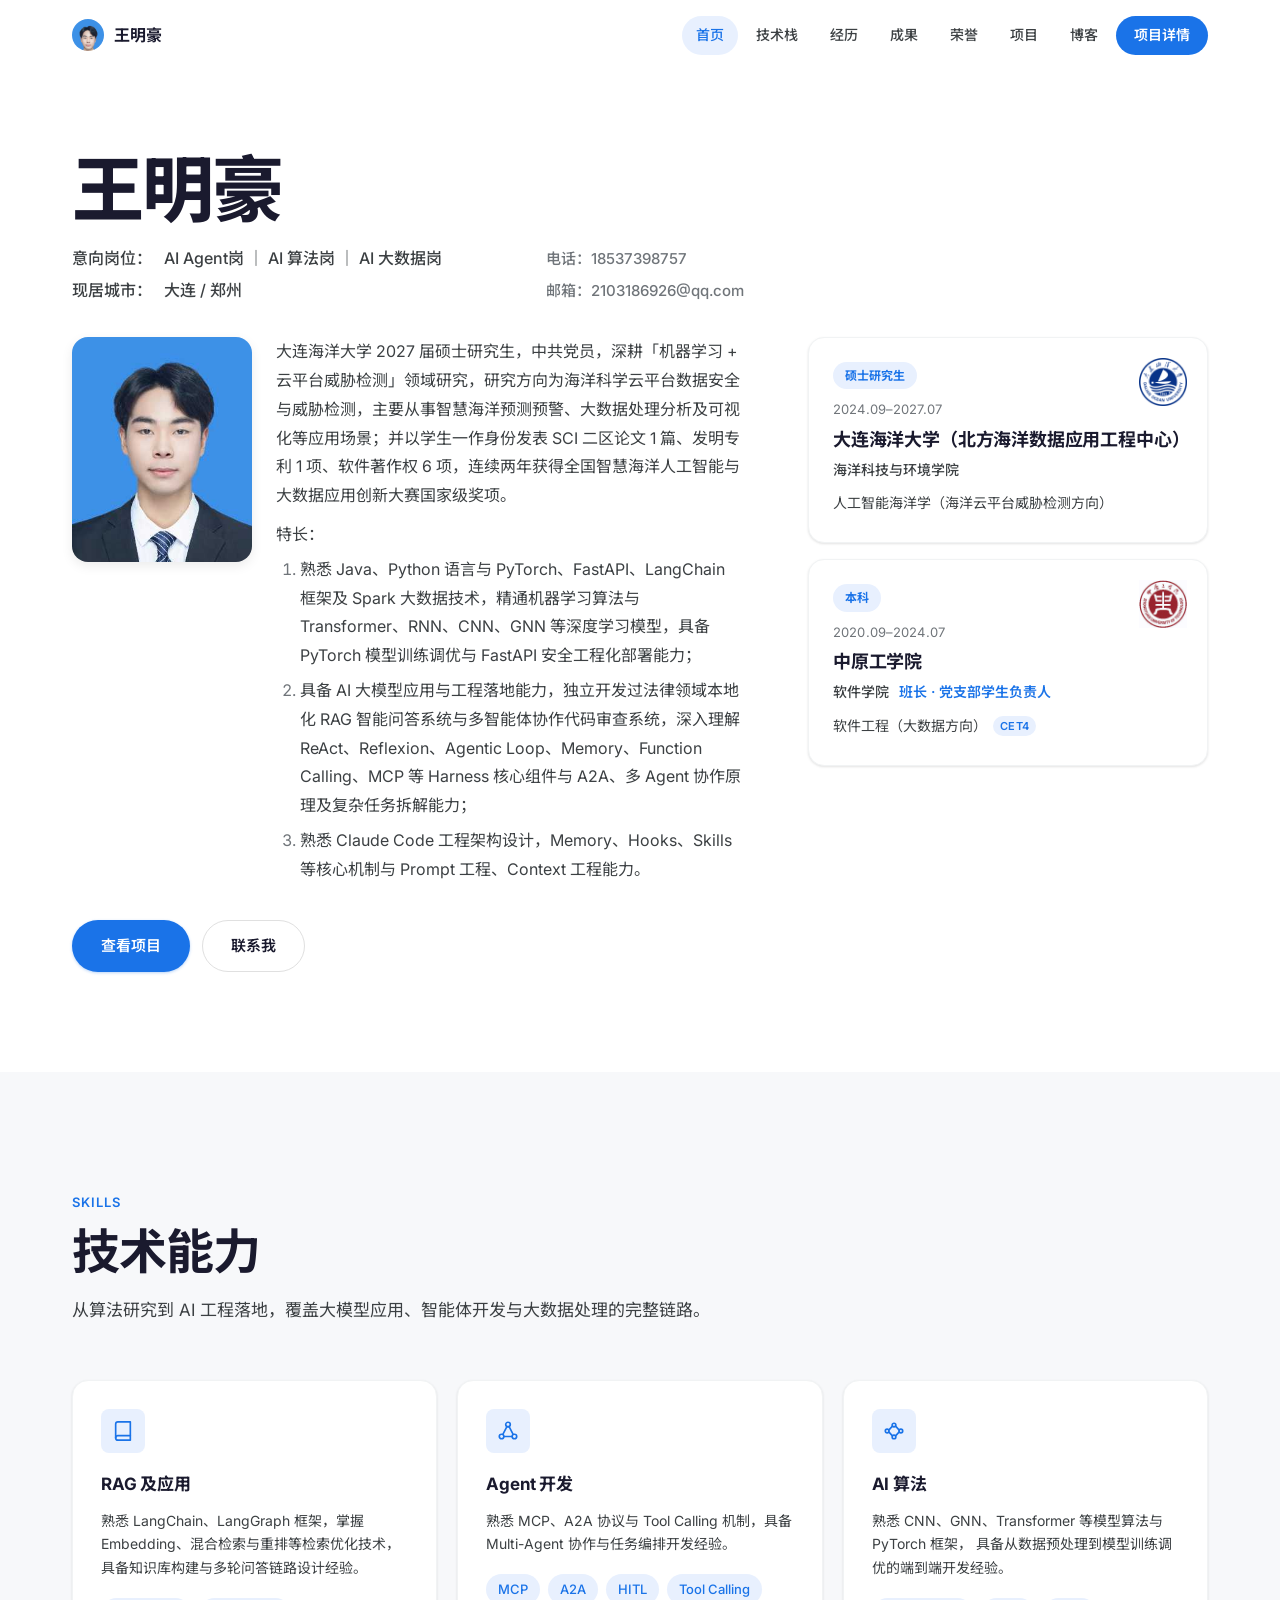
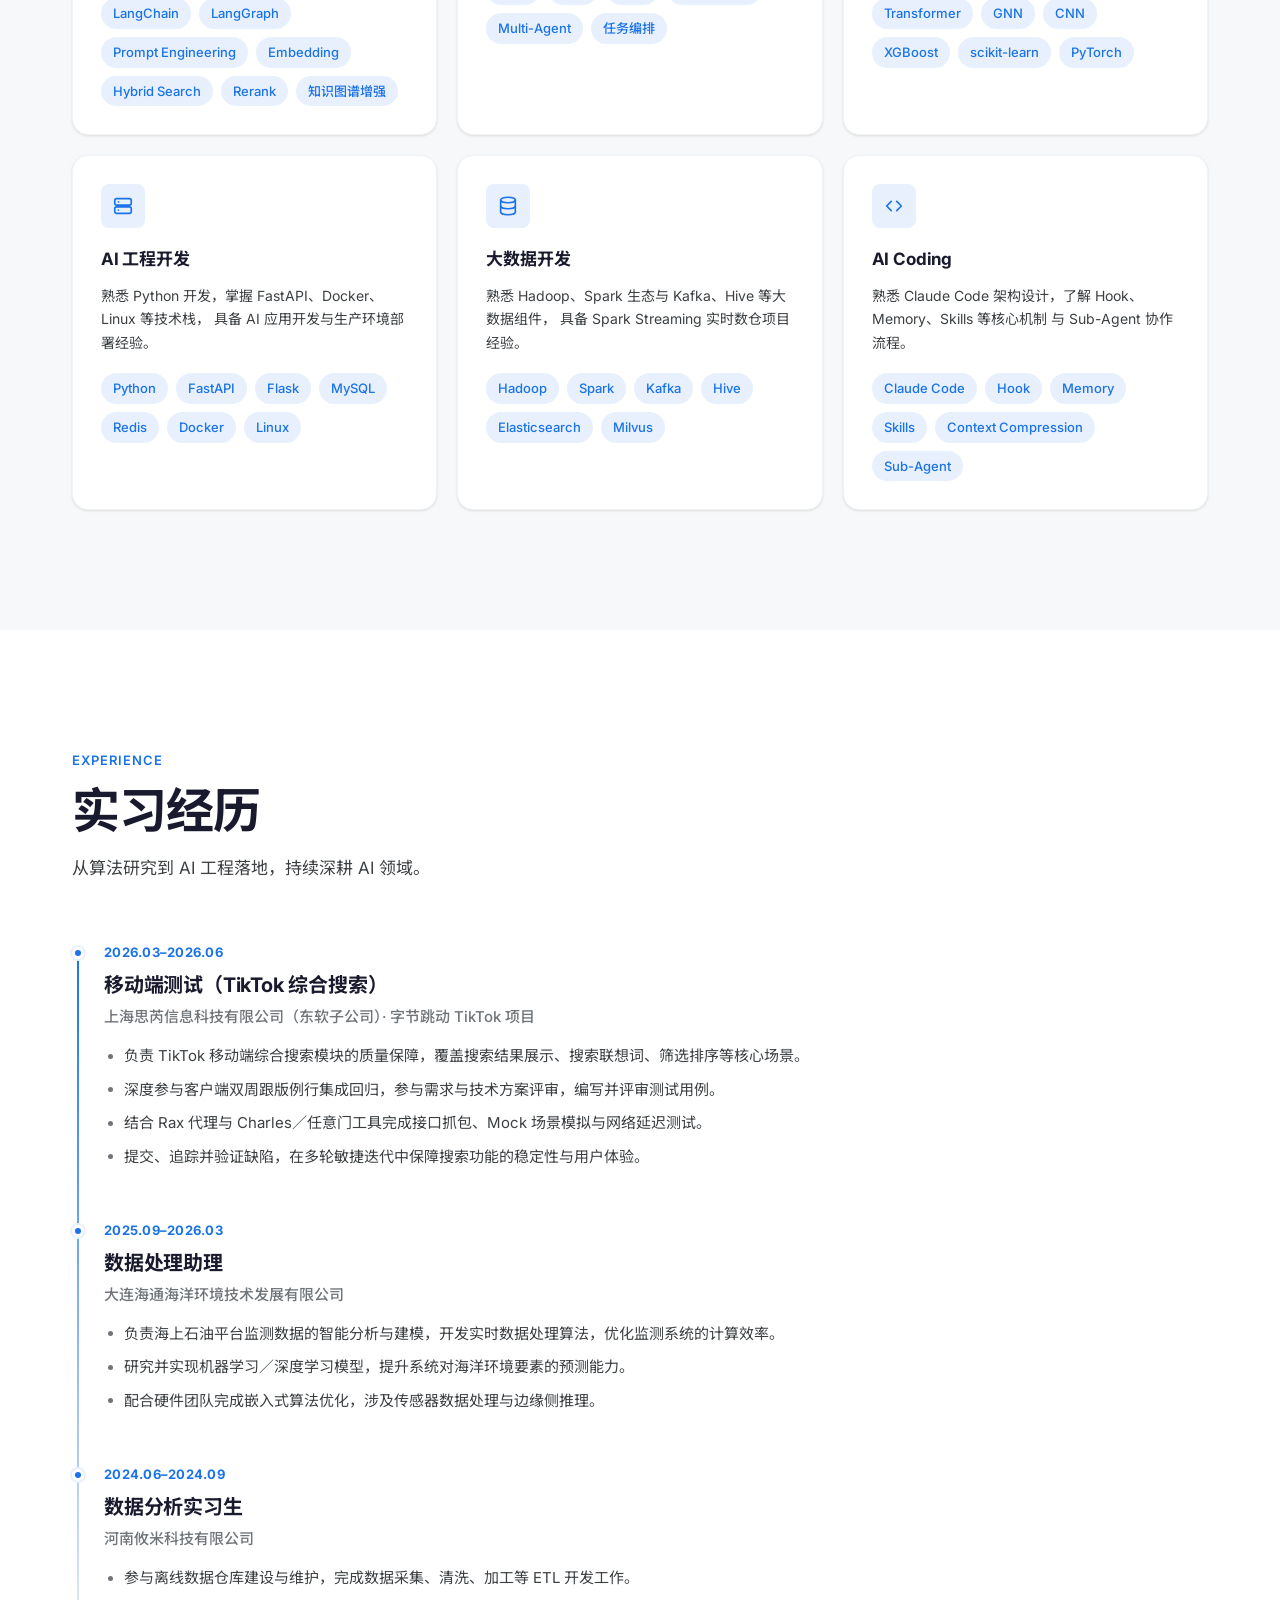
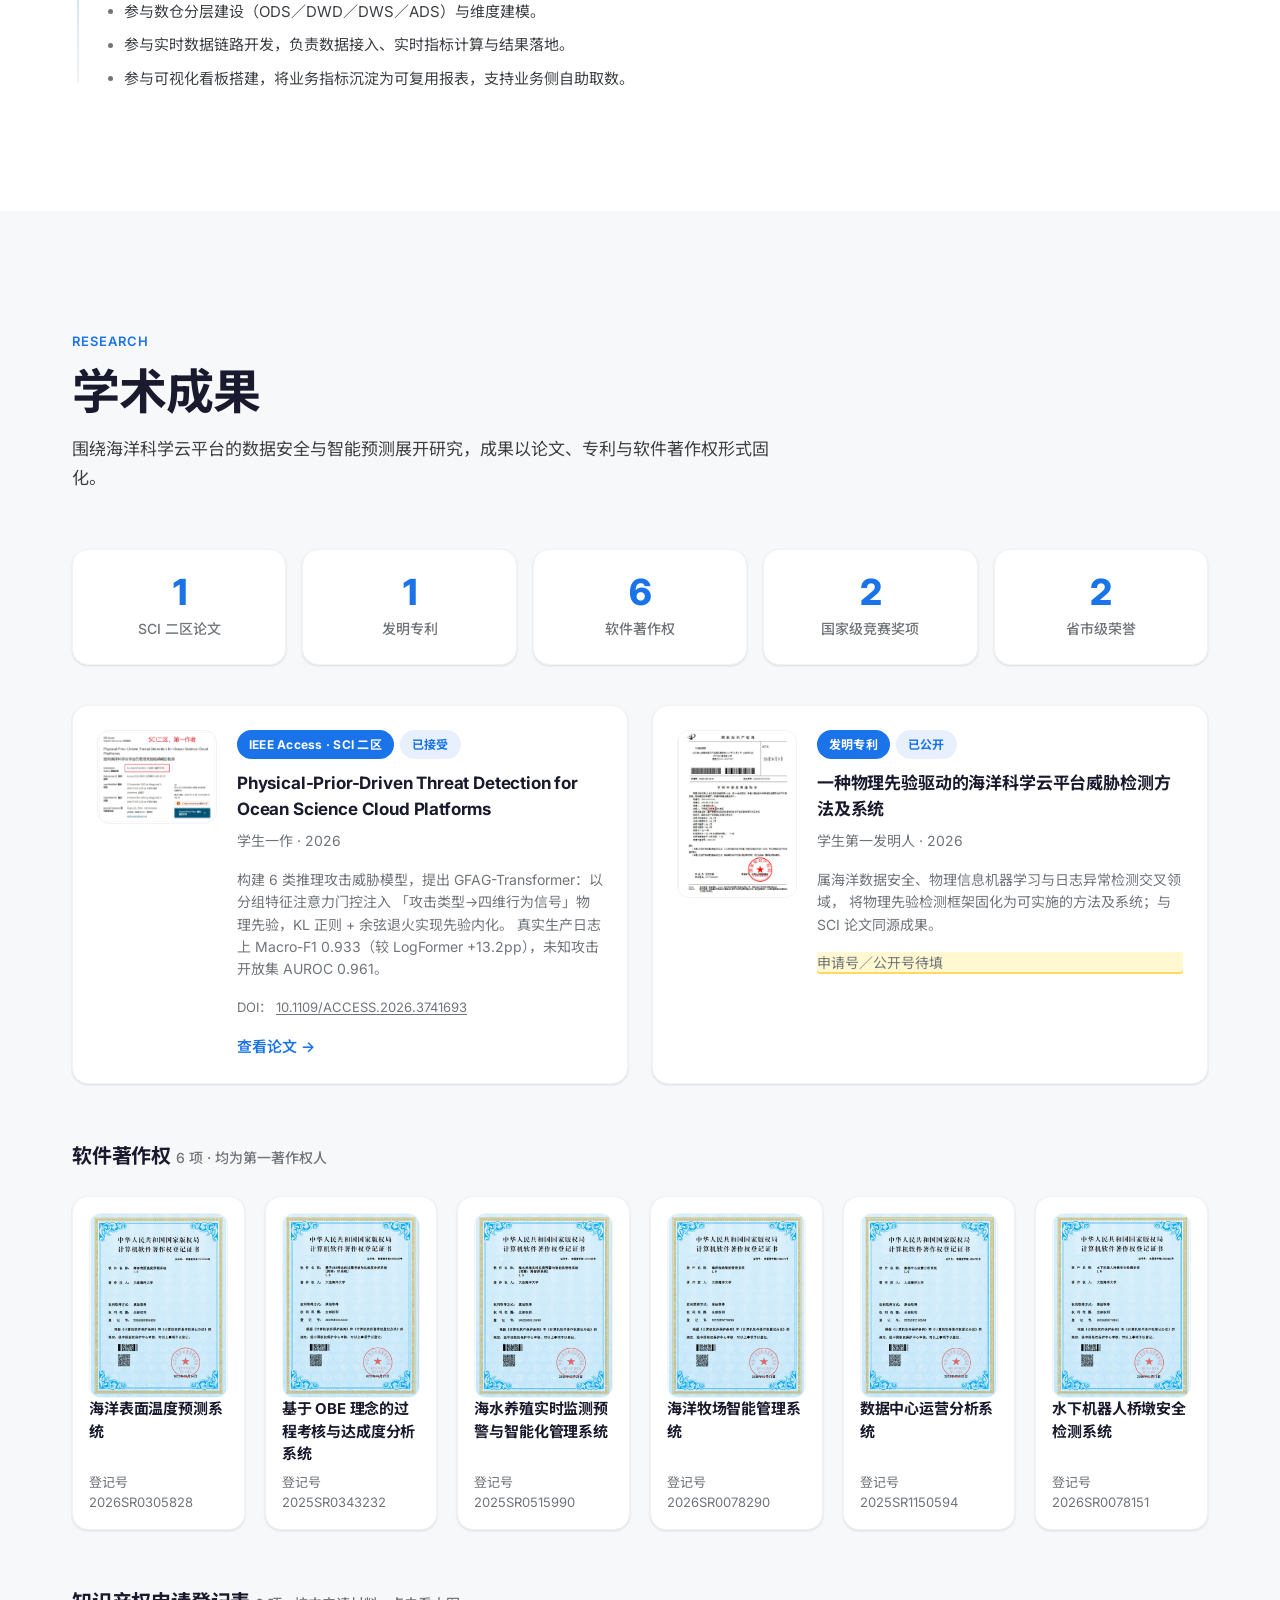
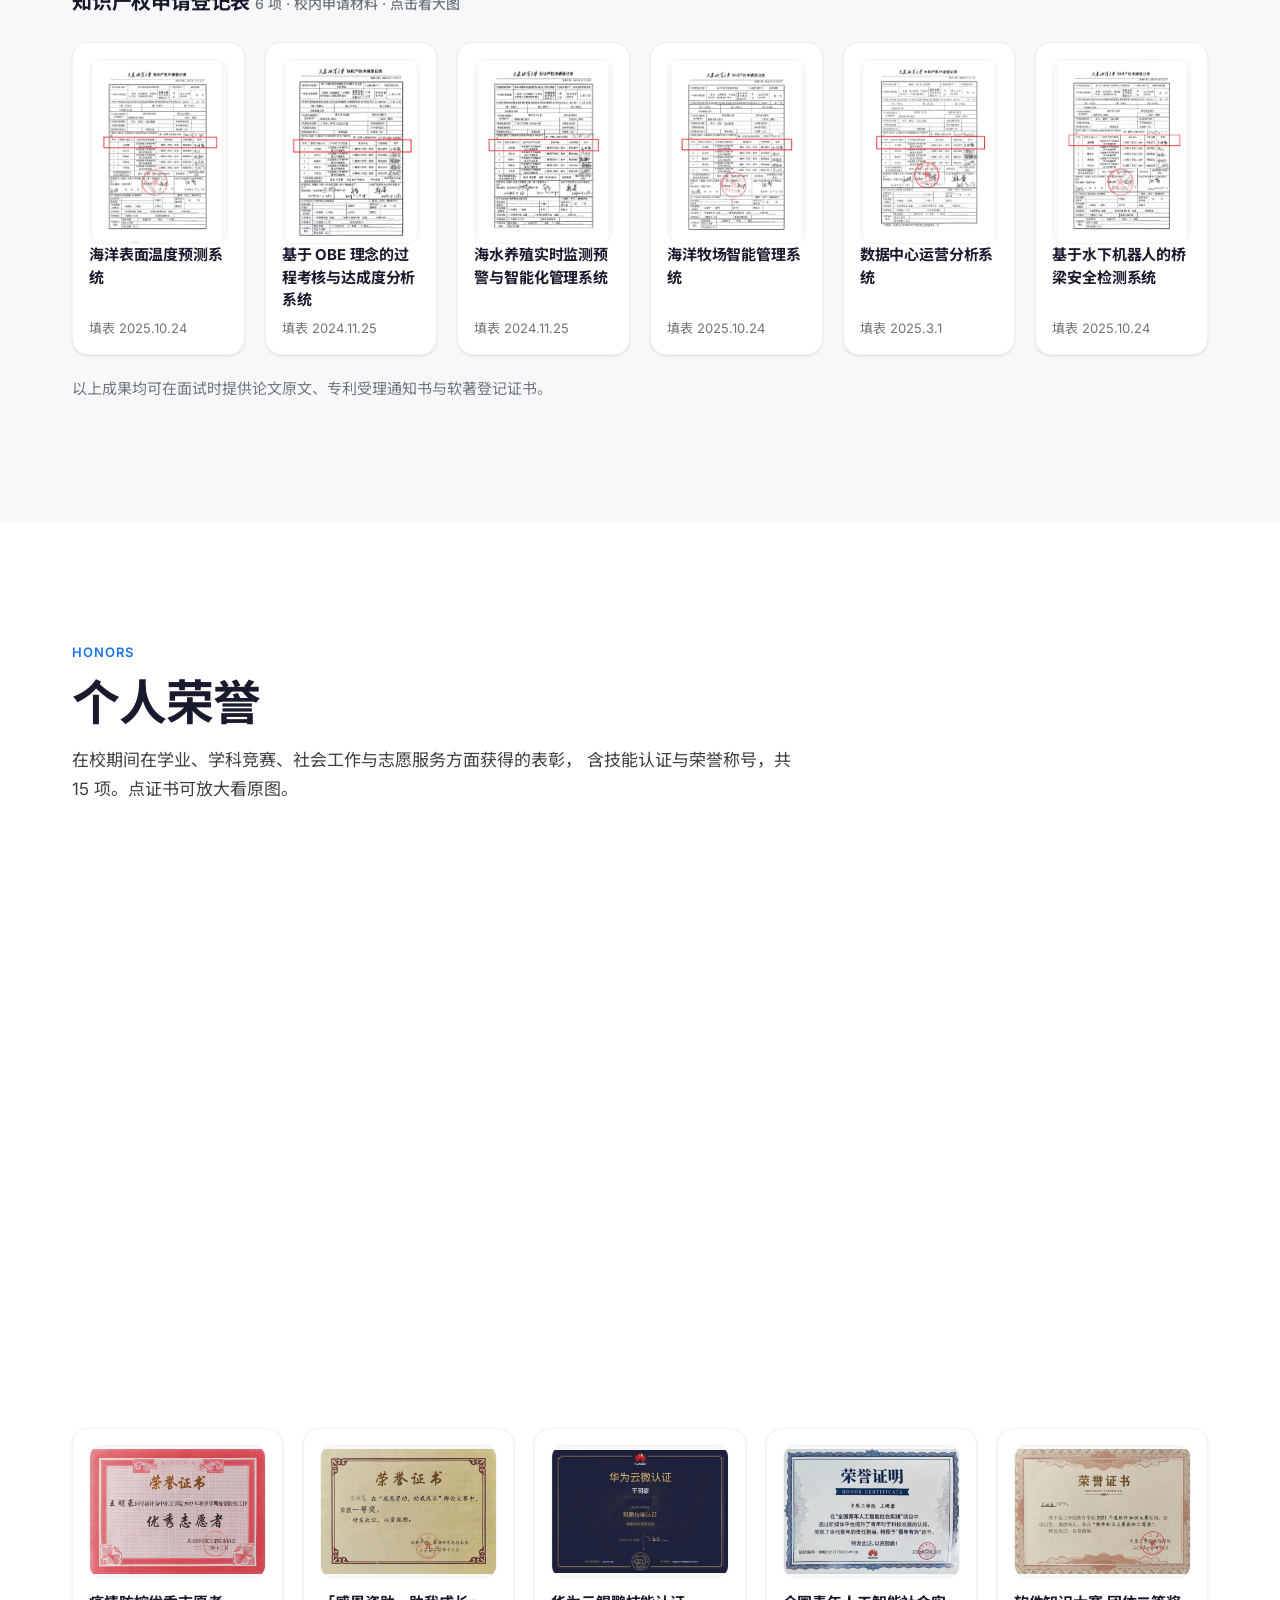
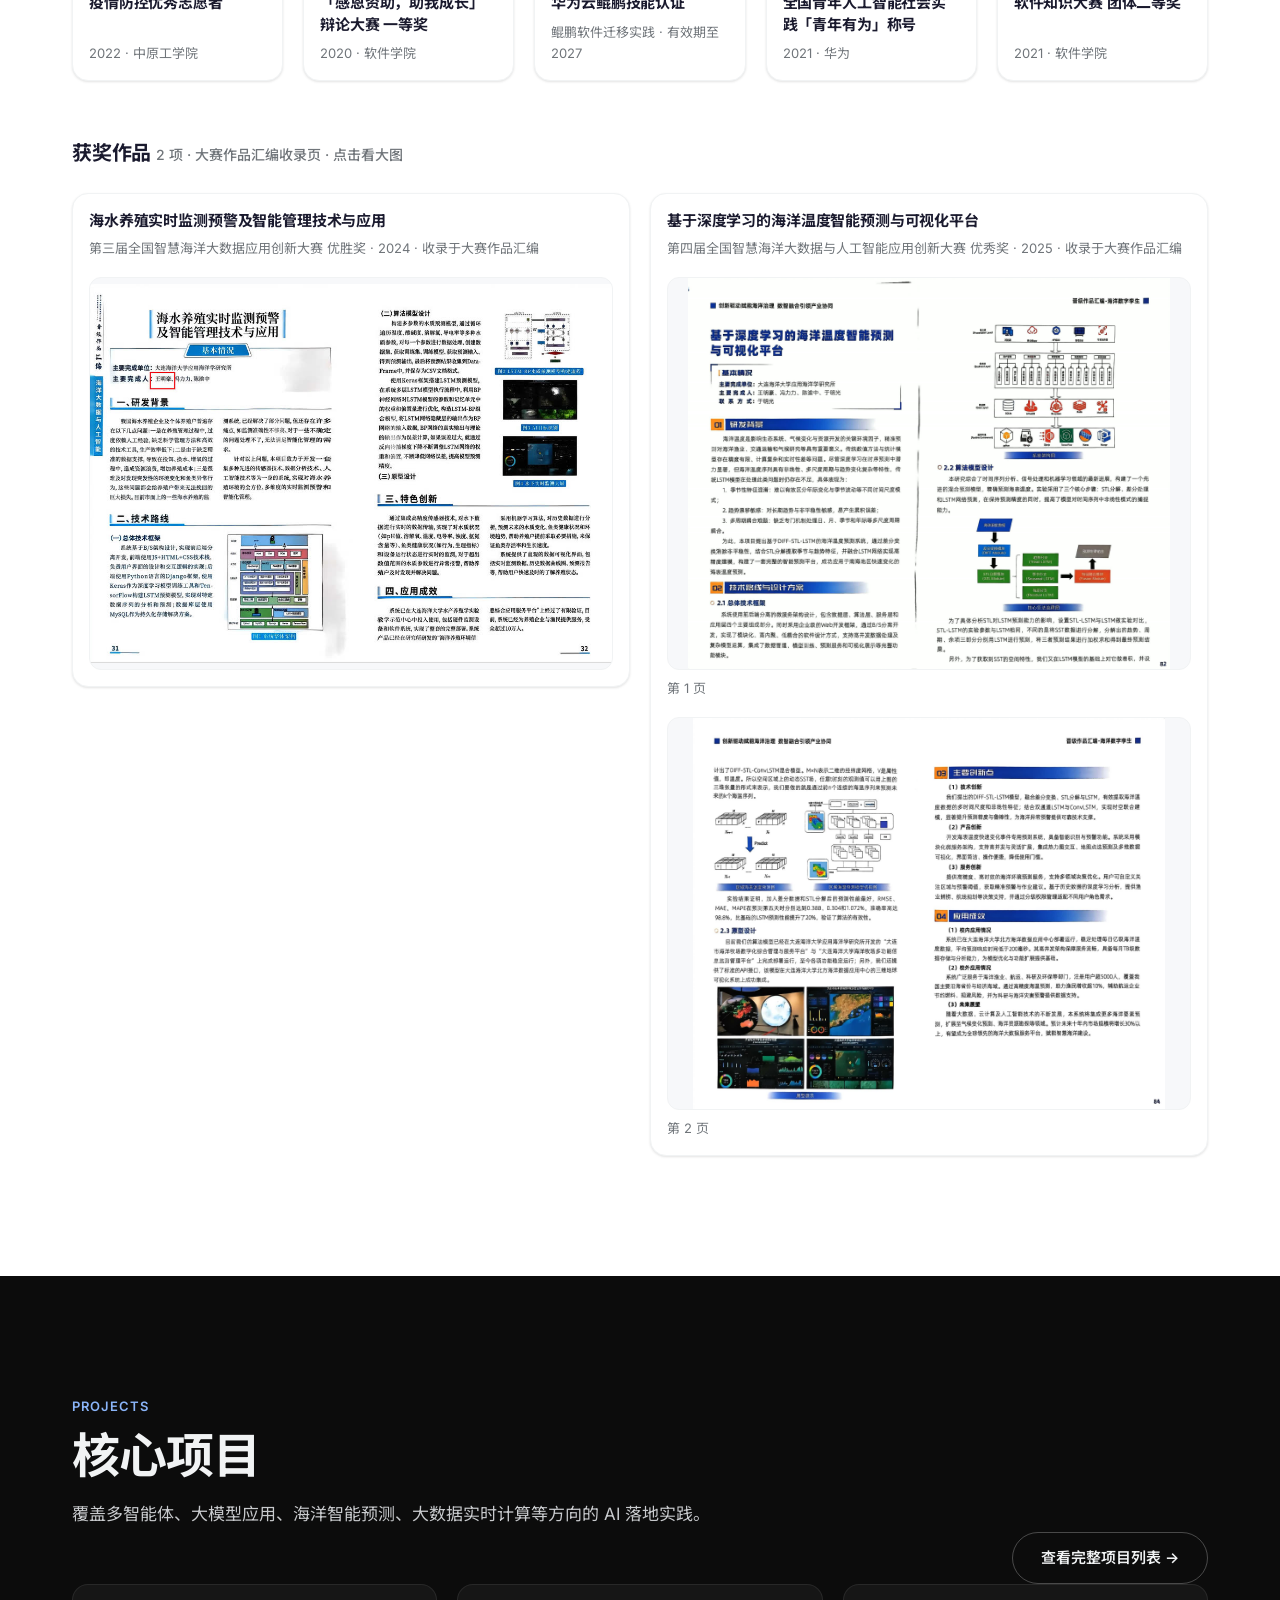
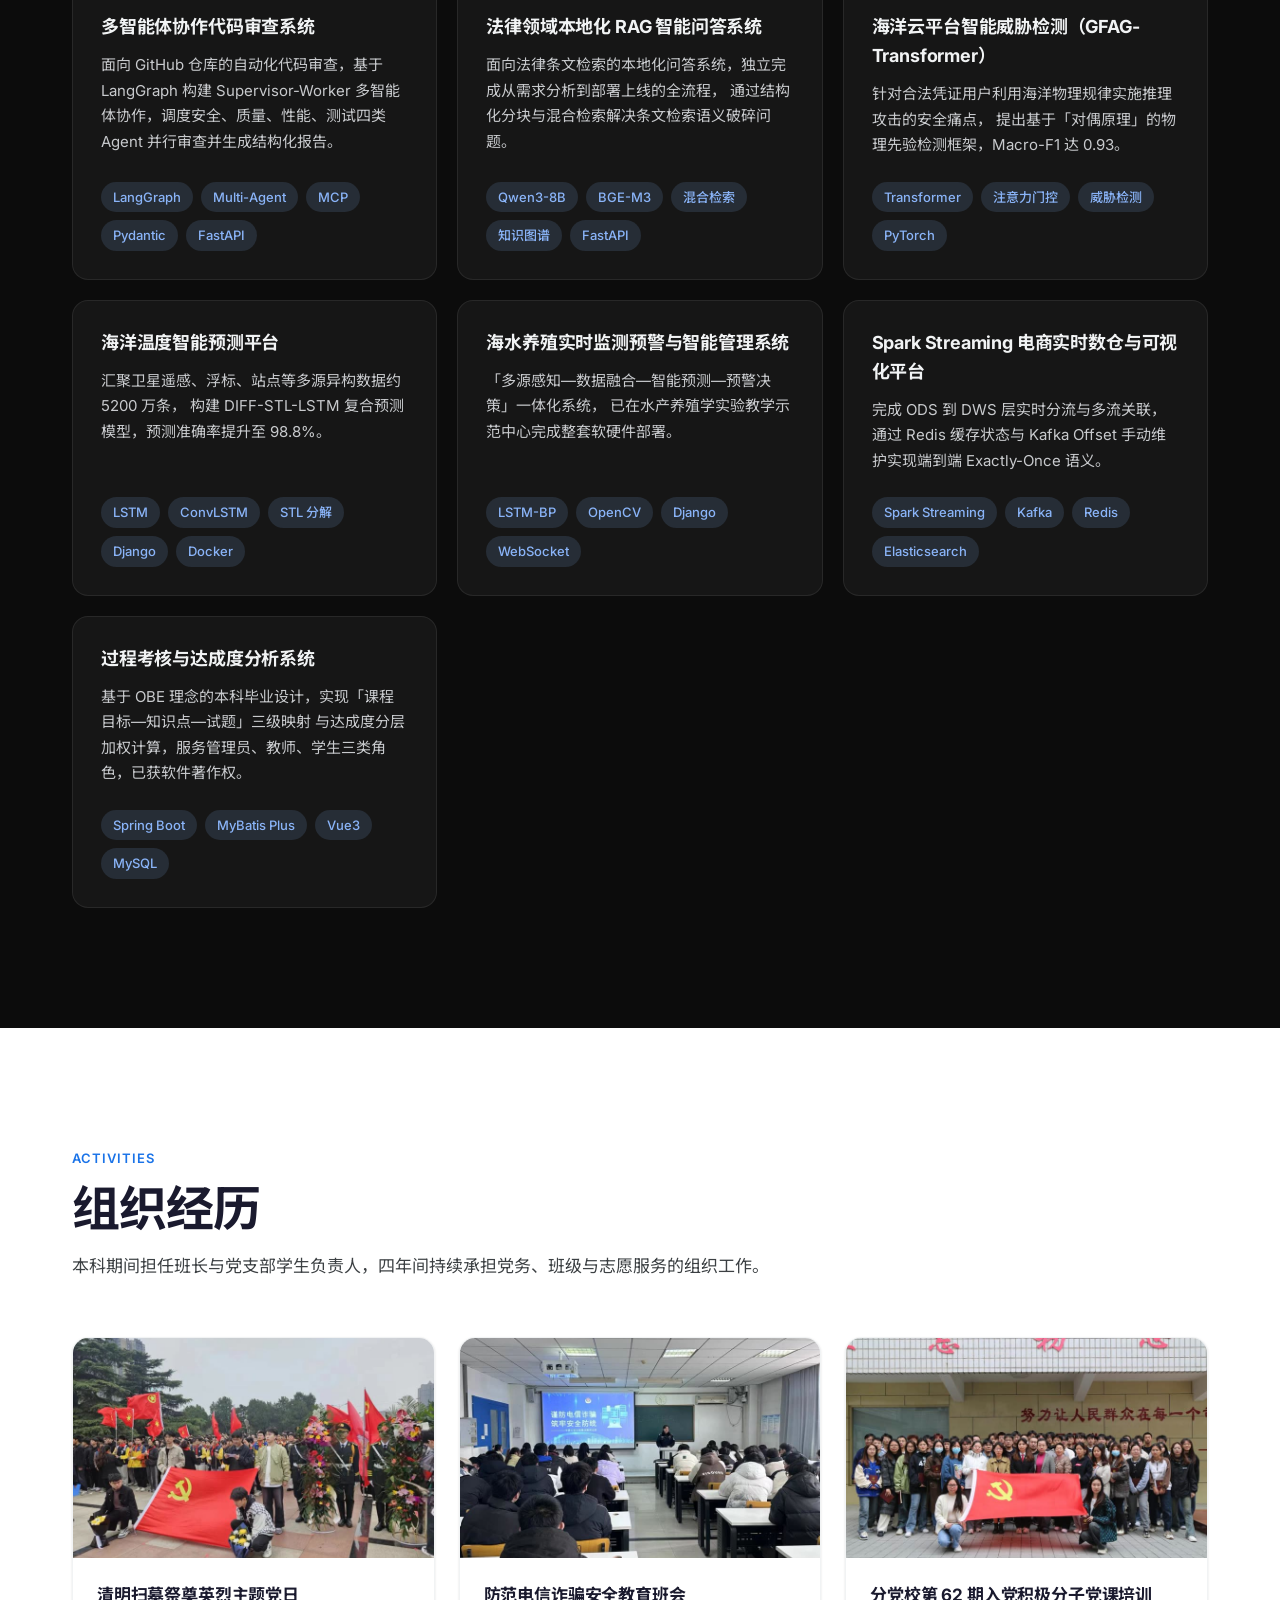
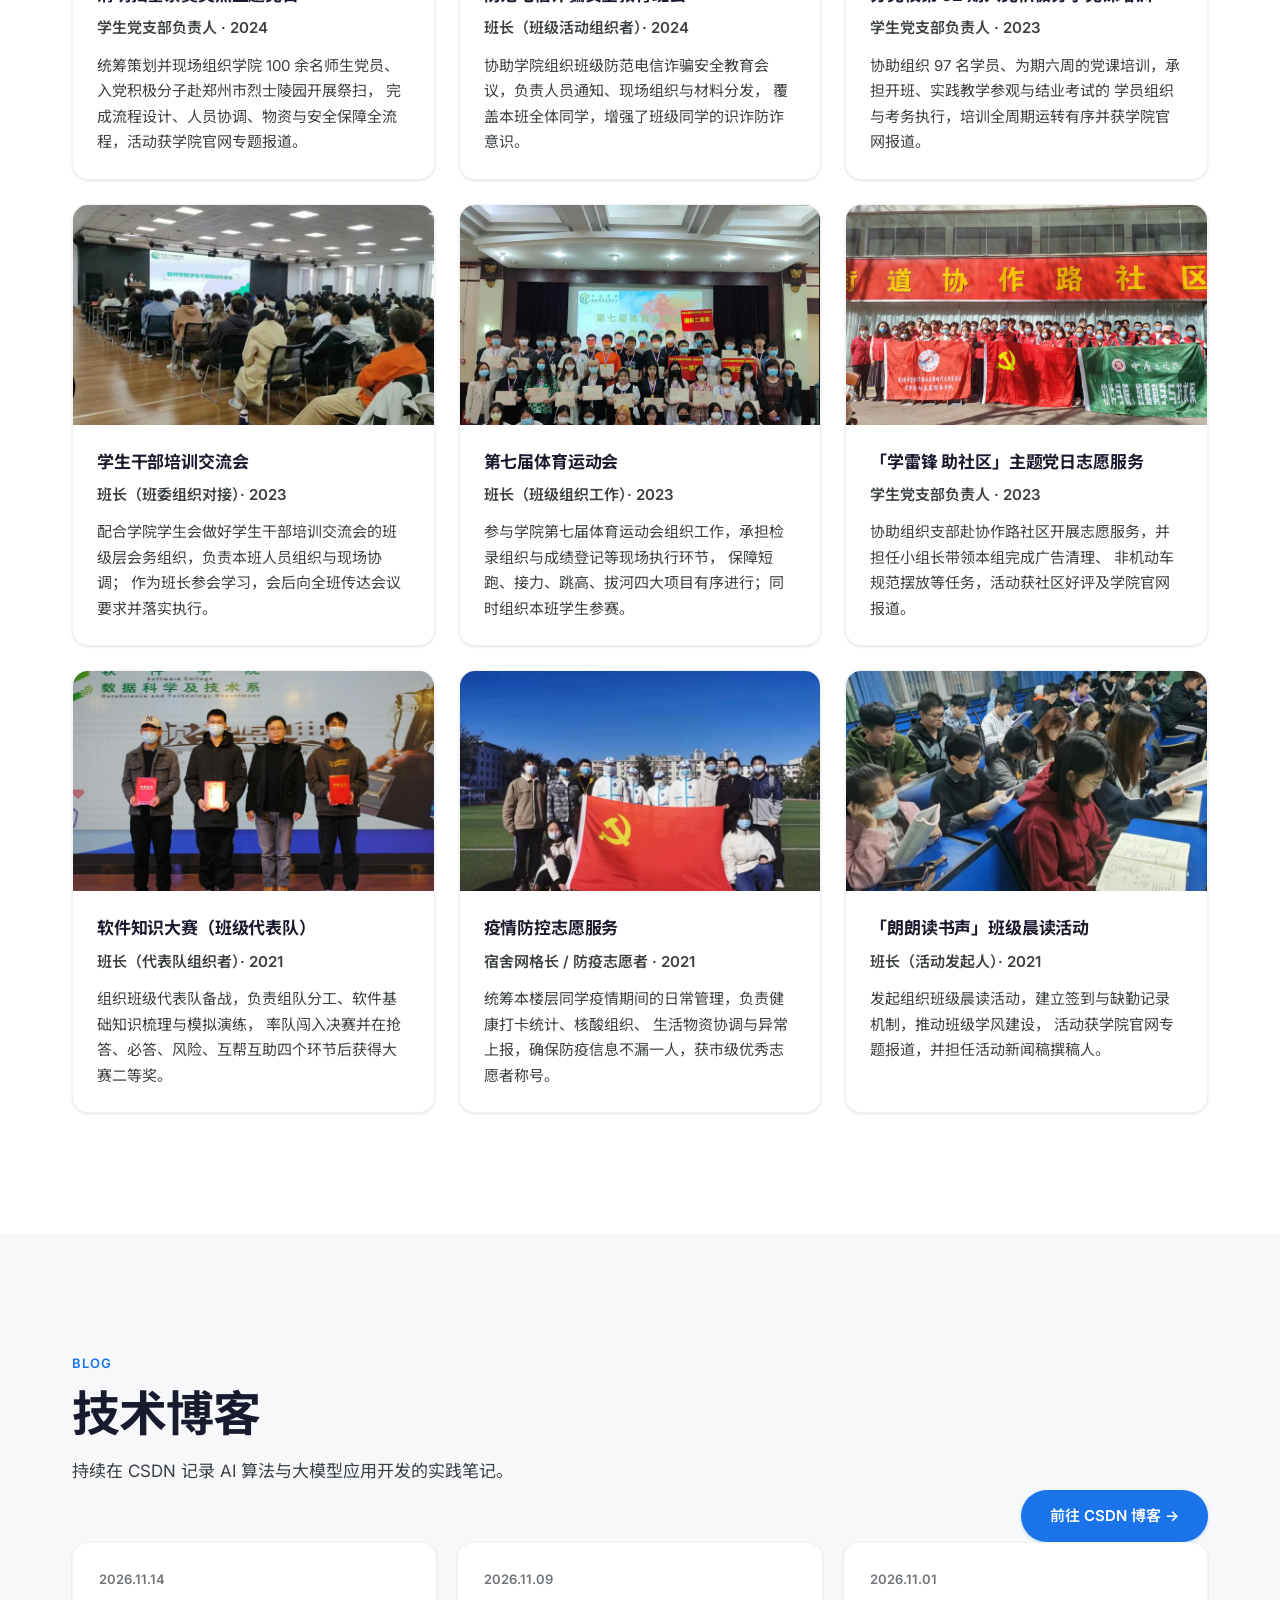
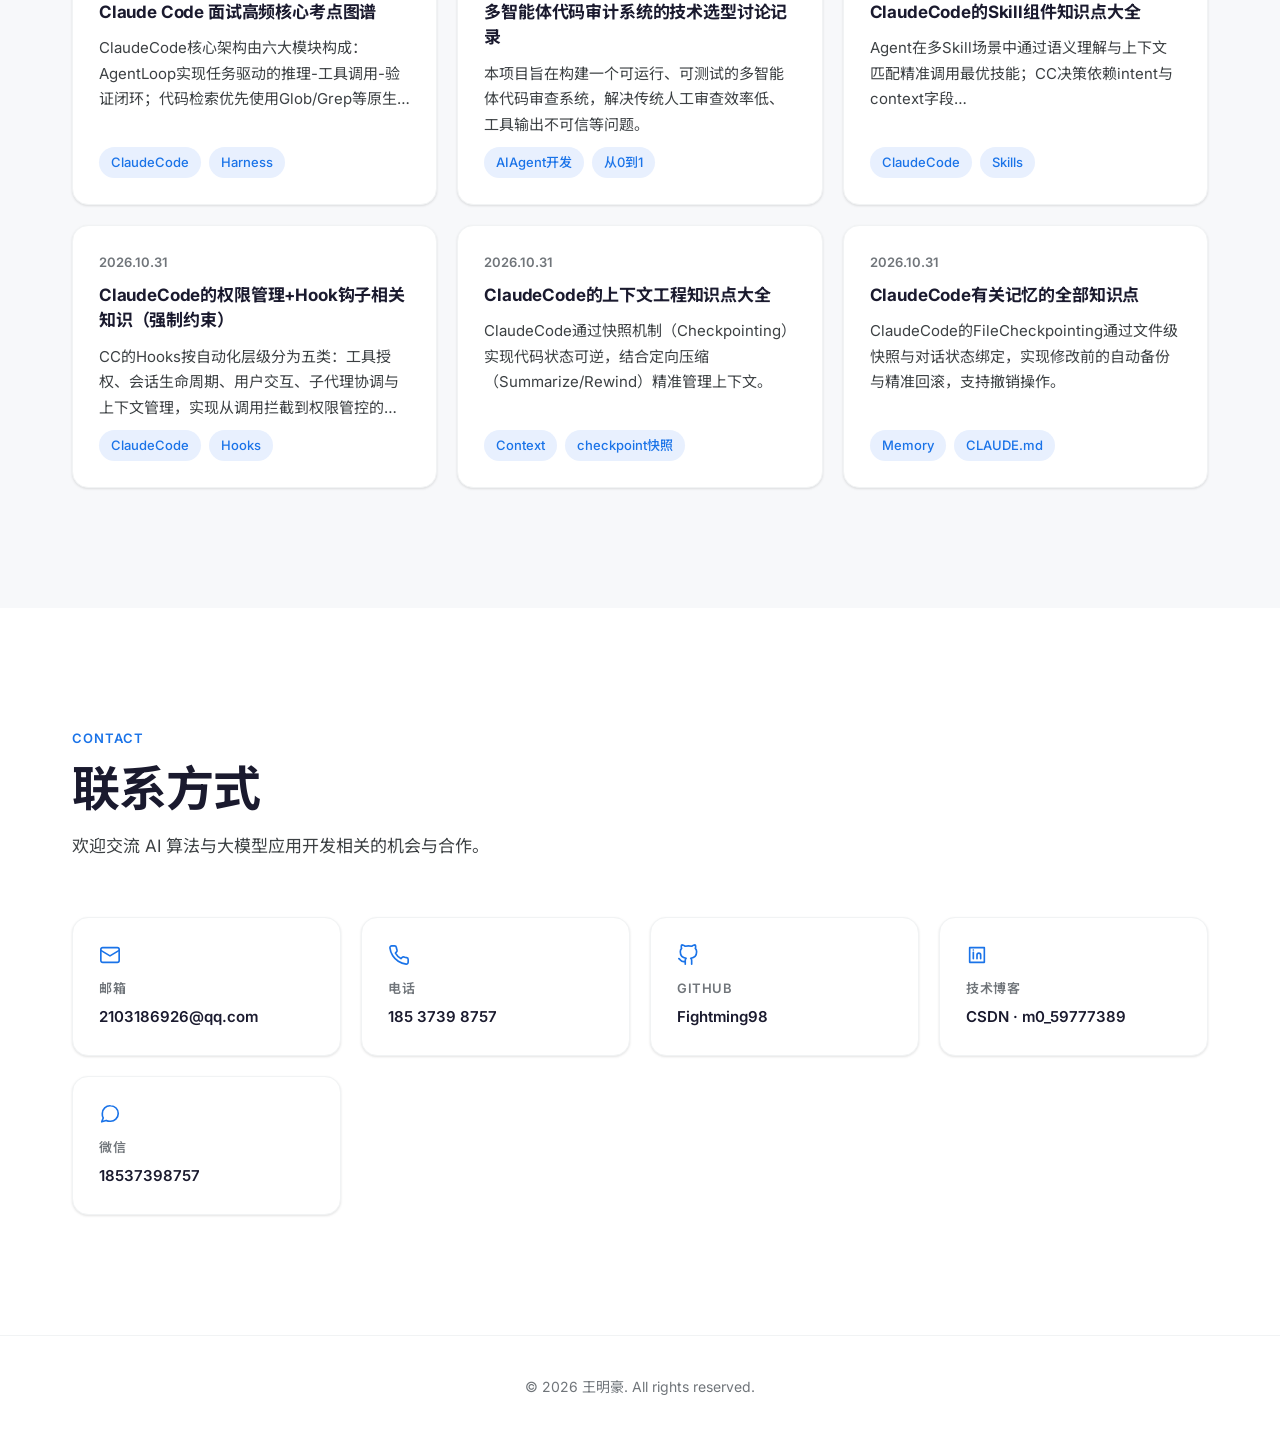
<file: index.html>
<!DOCTYPE html>
<html lang="zh-CN">
<head>
  <meta charset="UTF-8">
  <meta name="viewport" content="width=device-width, initial-scale=1.0">

  <title>王明豪 - 个人主页</title>
  <meta name="description" content="王明豪 - 大连海洋大学硕士，意向 AI Agent / 算法 / 大数据岗位，研究方向为机器学习 + 云平台威胁检测">

  <link rel="preconnect" href="https://fonts.googleapis.com">
  <link rel="preconnect" href="https://fonts.gstatic.com" crossorigin>
  <link href="https://fonts.googleapis.com/css2?family=Inter:wght@400;500;600;700;800&family=Noto+Sans+SC:wght@400;500;600;700;800&display=swap" rel="stylesheet">

  <link rel="stylesheet" href="css/style.css">
</head>
<body>

  <!-- ============================================================
       图标库
       证书占位图上那个「文件 + 印章」的小图标，全站要用 20 次。
       SVG 定义一次，下面各处用 <use href="#i-cert"> 复用，
       比每次复制一遍图形代码短得多，改图标也只改这一处。
       width/height 设 0 是为了让它自己不占位置
       ============================================================ -->
  <svg width="0" height="0" style="position:absolute" aria-hidden="true">
    <symbol id="i-cert" viewBox="0 0 24 24">
      <rect x="3" y="4" width="18" height="12" rx="2"/>
      <path d="M7 8h6"/>
      <path d="M7 11.5h10"/>
      <circle cx="17.5" cy="16.5" r="3"/>
      <path d="M16.3 19.1 15.8 22l1.7-1 1.7 1-.5-2.9"/>
    </symbol>
  </svg>


  <!-- ============================================================
       导航栏
       ============================================================ -->
  <nav class="navbar">
    <div class="container">

      <a href="#home" class="nav-brand">
        <!-- TODO: 放一张你的正方形头像到 image/avatar.jpg -->
        <img src="image/avatar.jpg" alt="" class="nav-logo" width="32" height="32">
        <span>王明豪</span>
      </a>

      <ul class="nav-links">
        <li><a href="#home" class="active">首页</a></li>
        <li><a href="#skills">技术栈</a></li>
        <li><a href="#experience">经历</a></li>
        <li><a href="#research">成果</a></li>
        <li><a href="#honors">荣誉</a></li>
        <li><a href="#projects">项目</a></li>
        <li><a href="#blog">博客</a></li>
        <li><a href="projects.html" class="nav-cta">项目详情</a></li>
      </ul>

      <button class="nav-toggle" aria-label="打开菜单">
        <span></span><span></span><span></span>
      </button>

    </div>
  </nav>


  <!-- ============================================================
       板块 1：首屏 —— 自我介绍 + 照片 + 教育经历
       ============================================================ -->
  <section class="hero" id="home">
    <div class="container">
      <div class="about-split">

        <!-- ---------- 第一行：姓名 + 意向岗位（横跨整宽） ---------- -->
        <!-- 单独拆出来是为了让右边教育卡片从下一行起步，
             卡片顶部才能跟左边的个人介绍文字对齐，而不是顶到姓名上 -->
        <div class="hero-intro">
          <h1 class="hero-title">王明豪</h1>

          <!-- 三列网格，按顺序自动落位：标签 ｜ 内容 ｜ 联系方式。
               电话和邮箱靠右对齐成一列，左侧文字长短不一时右边仍是直的。
               第三列是 auto 宽度，所以加了「电话：」「邮箱：」前缀之后
               这一列会变宽，中间那列（1fr）相应变窄，不会撑破布局 -->
          <div class="hero-role">
            <span>意向岗位：</span>
            <!-- 三个岗位名各自包一层 .hero-role-tag（禁止词内折行），
                 放不下时只会在「｜」处换行，不会把「大数据岗」切成两半。
                 「｜」写在前一项里面，不写成独立的字：否则窄屏换行时
                 分隔符会掉到下一行开头（「｜ AI 大数据岗」），很难看。
                 收进前一项后，它要么跟着上一行走，要么连上一项一起换行 -->
            <span><span class="hero-role-tag">AI Agent岗 ｜</span> <span class="hero-role-tag">AI 算法岗 ｜</span> <span class="hero-role-tag">AI 大数据岗</span></span>
            <a class="hero-role-contact" href="tel:18537398757">电话：18537398757</a>

            <span>现居城市：</span>
            <span>大连 / 郑州</span>
            <a class="hero-role-contact" href="mailto:2103186926@qq.com">邮箱：2103186926@qq.com</a>
          </div>
        </div>

        <!-- ---------- 第二行左栏：照片 + 自我介绍 ---------- -->
        <div class="hero-main">
          <div class="hero-photo-row">
            <!-- TODO: 放一张竖版个人照到 image/photo.jpg（建议 480×600） -->
            <!-- 这张不接点击放大：它是首屏的一张肖像，不是需要看清细节的凭证 -->
            <img src="image/photo.jpg" alt="王明豪" class="hero-photo" width="180" height="225" decoding="async">

            <div class="hero-bio">
              <!-- 这几处在源文件里不换行：HTML 会把段落内的换行折成空格，
                   中文句子中间凭空多出一个空格（「智慧海洋 预测预警」）。
                   段落内部的折行只在这个空格看不出来的地方才允许 -->
              <p>
                大连海洋大学 2027 届硕士研究生，中共党员，深耕「机器学习 + 云平台威胁检测」领域研究，研究方向为海洋科学云平台数据安全与威胁检测，主要从事智慧海洋预测预警、大数据处理分析及可视化等应用场景；并以学生一作身份发表 SCI 二区论文 1 篇、发明专利 1 项、软件著作权 6 项，连续两年获得全国智慧海洋人工智能与大数据应用创新大赛国家级奖项。
              </p>
              <!-- <p>
                在校期间担任大学班长与党支部学生负责人，荣获华为云鲲鹏技能认证，多次获得国家励志奖学金，学业奖学金，三好学生，五好学生，优秀班干，优秀团干，辩论赛一等奖，市级优秀志愿者和疫情优秀工作者等 10 余项荣誉称号。
              </p> -->
              <p class="bio-label">特长：</p>
              <!-- 三条按序号排列：每条一个主题，扫读时一行一个落点。
                   原来是一整段，按分号拆开，文字本身没动 -->
              <ol class="bio-list">
                <li>熟悉 Java、Python 语言与 PyTorch、FastAPI、LangChain 框架及 Spark 大数据技术，精通机器学习算法与 Transformer、RNN、CNN、GNN 等深度学习模型，具备 PyTorch 模型训练调优与 FastAPI 安全工程化部署能力；</li>
                <li>具备 AI 大模型应用与工程落地能力，独立开发过法律领域本地化 RAG 智能问答系统与多智能体协作代码审查系统，深入理解 ReAct、Reflexion、Agentic Loop、Memory、Function Calling、MCP 等 Harness 核心组件与 A2A、多 Agent 协作原理及复杂任务拆解能力；</li>
                <li>熟悉 Claude Code 工程架构设计，Memory、Hooks、Skills 等核心机制与 Prompt 工程、Context 工程能力。</li>
              </ol>
            </div>
          </div>

          <div class="hero-actions">
            <a href="#projects" class="btn btn-primary">查看项目</a>
            <a href="#contact" class="btn btn-ghost">联系我</a>
          </div>
        </div>

        <!-- ---------- 右栏：教育经历 ---------- -->
        <div class="hero-right">

          <!-- 学历卡片的五行信息，每行独立一个标签，视觉权重依次递减：
               时间（最淡）→ 学校（最大）→ 学院 → 专业 → 担任职务（主题色强调） -->
          <div class="edu-card reveal">
            <!-- 校徽不接点击放大：48px 的角标，学校里名字已经写在下面一行了 -->
            <img src="image/logo-dlou.png" alt="大连海洋大学" class="edu-logo"
                 width="48" height="48" loading="lazy">
            <span class="edu-badge">硕士研究生</span>
            <p class="edu-date">2024.09–2027.07</p>
            <h3>大连海洋大学（北方海洋数据应用工程中心）</h3>
            <h4>海洋科技与环境学院</h4>
            <p class="edu-major">人工智能海洋学（海洋云平台威胁检测方向）</p>
          </div>

          <div class="edu-card reveal">
            <!-- 校徽不接点击放大：48px 的角标，学校里名字已经写在下面一行了 -->
            <img src="image/logo-zut.png" alt="中原工学院" class="edu-logo"
                 width="48" height="48" loading="lazy">
            <span class="edu-badge">本科</span>
            <p class="edu-date">2020.09–2024.07</p>
            <h3>中原工学院</h3>
            <!-- 学院和职务排在同一行：学院是灰的、职务是主题色，
                 靠颜色拉开层次，不靠换行 -->
            <div class="edu-line">
              <h4>软件学院</h4>
              <p class="edu-role">班长 · 党支部学生负责人</p>
            </div>
            <p class="edu-major">软件工程（大数据方向）<span class="edu-tag">CET4</span></p>
          </div>

        </div>
      </div>
    </div>
  </section>


  <!-- ============================================================
       板块 2：技术能力
       ============================================================ -->
  <section class="section section--alt" id="skills">
    <div class="container">

      <div class="section-header">
        <p class="section-eyebrow">Skills</p>
        <h2 class="section-title">技术能力</h2>
        <p class="section-desc">
          从算法研究到 AI 工程落地，覆盖大模型应用、智能体开发与大数据处理的完整链路。
        </p>
      </div>

      <div class="skills-grid">

        <!-- 每张卡片的结构：图标 → 标题 → 一句话介绍 → 关键字标签
             图标是内联 SVG（描边式，不填充），改 color 就能换颜色 -->

        <div class="skill-card reveal">
          <div class="skill-icon">
            <svg viewBox="0 0 24 24" aria-hidden="true">
              <path d="M4 19.5A2.5 2.5 0 0 1 6.5 17H20"/>
              <path d="M6.5 2H20v20H6.5A2.5 2.5 0 0 1 4 19.5v-15A2.5 2.5 0 0 1 6.5 2z"/>
            </svg>
          </div>
          <h3>RAG 及应用</h3>
          <p>
            熟悉 LangChain、LangGraph 框架，掌握 Embedding、混合检索与重排等检索优化技术，
            具备知识库构建与多轮问答链路设计经验。
          </p>
          <div class="tags">
            <span class="tag">LangChain</span>
            <span class="tag">LangGraph</span>
            <span class="tag">Prompt Engineering</span>
            <span class="tag">Embedding</span>
            <span class="tag">Hybrid Search</span>
            <span class="tag">Rerank</span>
            <span class="tag">知识图谱增强</span>
          </div>
        </div>

        <div class="skill-card reveal">
          <div class="skill-icon">
            <svg viewBox="0 0 24 24" aria-hidden="true">
              <circle cx="12" cy="5" r="2.5"/>
              <circle cx="5" cy="18" r="2.5"/>
              <circle cx="19" cy="18" r="2.5"/>
              <path d="M10.8 7.2 6.4 15.6"/>
              <path d="M13.2 7.2 17.6 15.6"/>
              <path d="M7.5 18h9"/>
            </svg>
          </div>
          <h3>Agent 开发</h3>
          <p>
            熟悉 MCP、A2A 协议与 Tool Calling 机制，具备 Multi-Agent 协作与任务编排开发经验。
          </p>
          <div class="tags">
            <span class="tag">MCP</span>
            <span class="tag">A2A</span>
            <span class="tag">HITL</span>
            <span class="tag">Tool Calling</span>
            <span class="tag">Multi-Agent</span>
            <span class="tag">任务编排</span>
          </div>
        </div>

        <div class="skill-card reveal">
          <div class="skill-icon">
            <svg viewBox="0 0 24 24" aria-hidden="true">
              <circle cx="4.5" cy="12" r="2"/>
              <circle cx="12" cy="5.5" r="2"/>
              <circle cx="12" cy="18.5" r="2"/>
              <circle cx="19.5" cy="12" r="2"/>
              <path d="M6.3 11 10.3 6.7"/>
              <path d="M6.3 13 10.3 17.3"/>
              <path d="M13.7 6.7 17.7 11"/>
              <path d="M13.7 17.3 17.7 13"/>
            </svg>
          </div>
          <h3>AI 算法</h3>
          <p>
            熟悉 CNN、GNN、Transformer 等模型算法与 PyTorch 框架，
            具备从数据预处理到模型训练调优的端到端开发经验。
          </p>
          <div class="tags">
            <span class="tag">Transformer</span>
            <span class="tag">GNN</span>
            <span class="tag">CNN</span>
            <span class="tag">XGBoost</span>
            <span class="tag">scikit-learn</span>
            <span class="tag">PyTorch</span>
          </div>
        </div>

        <div class="skill-card reveal">
          <div class="skill-icon">
            <svg viewBox="0 0 24 24" aria-hidden="true">
              <rect x="3" y="4" width="18" height="7" rx="2"/>
              <rect x="3" y="13" width="18" height="7" rx="2"/>
              <path d="M7 7.5h.01"/>
              <path d="M7 16.5h.01"/>
            </svg>
          </div>
          <h3>AI 工程开发</h3>
          <p>
            熟悉 Python 开发，掌握 FastAPI、Docker、Linux 等技术栈，
            具备 AI 应用开发与生产环境部署经验。
          </p>
          <div class="tags">
            <span class="tag">Python</span>
            <span class="tag">FastAPI</span>
            <span class="tag">Flask</span>
            <span class="tag">MySQL</span>
            <span class="tag">Redis</span>
            <span class="tag">Docker</span>
            <span class="tag">Linux</span>
          </div>
        </div>

        <div class="skill-card reveal">
          <div class="skill-icon">
            <svg viewBox="0 0 24 24" aria-hidden="true">
              <ellipse cx="12" cy="5.5" rx="8" ry="3"/>
              <path d="M4 5.5v13c0 1.66 3.58 3 8 3s8-1.34 8-3v-13"/>
              <path d="M4 12c0 1.66 3.58 3 8 3s8-1.34 8-3"/>
            </svg>
          </div>
          <h3>大数据开发</h3>
          <p>
            熟悉 Hadoop、Spark 生态与 Kafka、Hive 等大数据组件，
            具备 Spark Streaming 实时数仓项目经验。
          </p>
          <div class="tags">
            <span class="tag">Hadoop</span>
            <span class="tag">Spark</span>
            <span class="tag">Kafka</span>
            <span class="tag">Hive</span>
            <span class="tag">Elasticsearch</span>
            <span class="tag">Milvus</span>
          </div>
        </div>

        <div class="skill-card reveal">
          <div class="skill-icon">
            <svg viewBox="0 0 24 24" aria-hidden="true">
              <path d="M9 17 4 12l5-5"/>
              <path d="M15 7l5 5-5 5"/>
            </svg>
          </div>
          <h3>AI Coding</h3>
          <p>
            熟悉 Claude Code 架构设计，了解 Hook、Memory、Skills 等核心机制
            与 Sub-Agent 协作流程。
          </p>
          <div class="tags">
            <span class="tag">Claude Code</span>
            <span class="tag">Hook</span>
            <span class="tag">Memory</span>
            <span class="tag">Skills</span>
            <span class="tag">Context Compression</span>
            <span class="tag">Sub-Agent</span>
          </div>
        </div>

      </div>
    </div>
  </section>


  <!-- ============================================================
       板块 3：实习经历
       ============================================================ -->
  <section class="section" id="experience">
    <div class="container">

      <div class="section-header">
        <p class="section-eyebrow">Experience</p>
        <h2 class="section-title">实习经历</h2>
        <p class="section-desc">从算法研究到 AI 工程落地，持续深耕 AI 领域。</p>
      </div>

      <div class="timeline">

        <article class="timeline-item reveal">
          <div class="timeline-dot"></div>
          <div class="timeline-body">
            <span class="timeline-date">2026.03–2026.06</span>
            <h3>移动端测试（TikTok 综合搜索）</h3>
            <p class="timeline-org">上海思芮信息科技有限公司（东软子公司）· 字节跳动 TikTok 项目</p>
            <ul class="timeline-list">
              <li>负责 TikTok 移动端综合搜索模块的质量保障，覆盖搜索结果展示、搜索联想词、筛选排序等核心场景。</li>
              <li>深度参与客户端双周跟版例行集成回归，参与需求与技术方案评审，编写并评审测试用例。</li>
              <li>结合 Rax 代理与 Charles／任意门工具完成接口抓包、Mock 场景模拟与网络延迟测试。</li>
              <li>提交、追踪并验证缺陷，在多轮敏捷迭代中保障搜索功能的稳定性与用户体验。</li>
            </ul>
          </div>
        </article>

        <article class="timeline-item reveal">
          <div class="timeline-dot"></div>
          <div class="timeline-body">
            <span class="timeline-date">2025.09–2026.03</span>
            <h3>数据处理助理</h3>
            <p class="timeline-org">大连海通海洋环境技术发展有限公司</p>
            <ul class="timeline-list">
              <li>负责海上石油平台监测数据的智能分析与建模，开发实时数据处理算法，优化监测系统的计算效率。</li>
              <li>研究并实现机器学习／深度学习模型，提升系统对海洋环境要素的预测能力。</li>
              <li>配合硬件团队完成嵌入式算法优化，涉及传感器数据处理与边缘侧推理。</li>
            </ul>
          </div>
        </article>

        <article class="timeline-item reveal">
          <div class="timeline-dot"></div>
          <div class="timeline-body">
            <span class="timeline-date">2024.06–2024.09</span>
            <h3>数据分析实习生</h3>
            <p class="timeline-org">河南攸米科技有限公司</p>
            <ul class="timeline-list">
              <li>参与离线数据仓库建设与维护，完成数据采集、清洗、加工等 ETL 开发工作。</li>
              <li>参与数仓分层建设（ODS／DWD／DWS／ADS）与维度建模。</li>
              <li>参与实时数据链路开发，负责数据接入、实时指标计算与结果落地。</li>
              <li>参与可视化看板搭建，将业务指标沉淀为可复用报表，支持业务侧自助取数。</li>
            </ul>
          </div>
        </article>

      </div>
    </div>
  </section>


  <!-- ============================================================
       板块 4：学术成果
       ============================================================ -->
  <section class="section section--alt" id="research">
    <div class="container">

      <div class="section-header">
        <p class="section-eyebrow">Research</p>
        <h2 class="section-title">学术成果</h2>
        <p class="section-desc">
          围绕海洋科学云平台的数据安全与智能预测展开研究，成果以论文、专利与软件著作权形式固化。
        </p>
      </div>

      <!-- 数量概览：几个数字让这一屏立刻有分量。
           容器是 auto-fit，加一项就自动多一列，不用改 CSS -->
      <div class="stats-row">
        <div class="stat reveal">
          <span class="stat-num">1</span>
          <span class="stat-label">SCI 二区论文</span>
        </div>
        <div class="stat reveal">
          <span class="stat-num">1</span>
          <span class="stat-label">发明专利</span>
        </div>
        <div class="stat reveal">
          <span class="stat-num">6</span>
          <span class="stat-label">软件著作权</span>
        </div>
        <div class="stat reveal">
          <span class="stat-num">2</span>
          <span class="stat-label">国家级竞赛奖项</span>
        </div>
        <!-- 省市级荣誉指国家励志奖学金（河南省教育厅）与开封市疫情防控优秀志愿者 -->
        <div class="stat reveal">
          <span class="stat-num">2</span>
          <span class="stat-label">省市级荣誉</span>
        </div>
      </div>

      <div class="research-grid">

        <!-- ---------- 论文 ---------- -->
        <article class="paper-card paper-card--media reveal">
          <div class="paper-body">

            <!-- 投稿系统截图。这张是横版，不像证书墙那样需要对齐，
                 所以 .paper-card--media .cert-img 里把 aspect-ratio 设成了
                 auto，直接按图片原始比例排，不留黑边 -->
            <button class="zoom-shot" type="button" data-zoom="image/paper-review.jpg">
              <img src="image/paper-review.jpg" width="1038" height="808" alt="IEEE Access 投稿系统页面，显示该论文状态为 Accepted（已接受）" class="cert-img" loading="lazy">
            </button>

            <div>
              <span class="badge">IEEE Access · SCI 二区</span><span class="badge badge--status">已接受</span>
              <h3>Physical-Prior-Driven Threat Detection for Ocean Science Cloud Platforms</h3>
              <p class="paper-meta">学生一作 · 2026</p>
              <p class="paper-meta">
                构建 6 类推理攻击威胁模型，提出 GFAG-Transformer：以分组特征注意力门控注入
                「攻击类型→四维行为信号」物理先验，KL 正则 + 余弦退火实现先验内化。
                真实生产日志上 Macro-F1 0.933（较 LogFormer +13.2pp），未知攻击开放集 AUROC 0.961。
              </p>
              <!-- DOI 给要引用的人抄，指向 doi.org 这个官方解析地址；
                   「查看论文」指向 Xplore 上的正文页。两个都留着不是重复：
                   前者是标识符（permanent），后者是给人看的那一页。
                   DOI 是 2026-10-11 从 Crossref 核过的，标题、作者都对得上 -->
              <p class="paper-doi">
                DOI：
                <a href="https://doi.org/10.1109/ACCESS.2026.3741693"
                   target="_blank" rel="noopener">10.1109/ACCESS.2026.3741693</a>
              </p>
              <a href="https://ieeexplore.ieee.org/document/11727468"
                 class="paper-link" target="_blank" rel="noopener">查看论文 →</a>
            </div>

          </div>
        </article>

        <!-- ---------- 专利 ---------- -->
        <article class="paper-card paper-card--media reveal">
          <div class="paper-body">

            <!-- 受理通知书，竖版，换法同上 -->
            <button class="zoom-shot" type="button" data-zoom="image/patent-notice.jpg">
              <img src="image/patent-notice.jpg" width="596" height="836" alt="国家知识产权局专利申请受理通知书" class="cert-img" loading="lazy">
            </button>

            <div>
              <span class="badge">发明专利</span><span class="badge badge--status">已公开</span>
              <h3>一种物理先验驱动的海洋科学云平台威胁检测方法及系统</h3>
              <p class="paper-meta">学生第一发明人 · 2026</p>
              <p class="paper-meta">
                属海洋数据安全、物理信息机器学习与日志异常检测交叉领域，
                将物理先验检测框架固化为可实施的方法及系统；与 SCI 论文同源成果。
              </p>
              <!-- TODO: 可以换成专利公开号，或直接删掉这行 -->
              <p class="paper-meta ph">申请号／公开号待填</p>
            </div>

          </div>
        </article>

      </div>

      <!-- ---------- 软件著作权 ---------- -->
      <h3 class="sub-title reveal">
        软件著作权 <span class="sub-title-note">6 项 · 均为第一著作权人</span>
      </h3>

      <!-- 图片文件名和卡片顺序对不上（软著1 是数据中心，软著5 才是海温预测），
           下面每张卡片都标了对应哪个文件，换图时照着改 -->
      <div class="cert-grid cert-grid--copyright">

        <article class="cert-card reveal">
          <!-- image/copyright-sst.jpg -->
          <button class="cert-shot" type="button" data-zoom="image/copyright-sst.jpg">
            <img src="image/copyright-sst.jpg" width="480" height="650" alt="海洋表面温度预测系统 计算机软件著作权登记证书" class="cert-img" loading="lazy">
          </button>
          <h4>海洋表面温度预测系统</h4>
          <p>登记号 2026SR0305828</p>
        </article>

        <article class="cert-card reveal">
          <!-- image/copyright-obe.jpg -->
          <button class="cert-shot" type="button" data-zoom="image/copyright-obe.jpg">
            <img src="image/copyright-obe.jpg" width="480" height="646" alt="基于 OBE 理念的过程考核与达成度分析系统 计算机软件著作权登记证书" class="cert-img" loading="lazy">
          </button>
          <h4>基于 OBE 理念的过程考核与达成度分析系统</h4>
          <p>登记号 2025SR0343232</p>
        </article>

        <article class="cert-card reveal">
          <!-- image/copyright-aquaculture.jpg -->
          <button class="cert-shot" type="button" data-zoom="image/copyright-aquaculture.jpg">
            <img src="image/copyright-aquaculture.jpg" width="480" height="646" alt="海水养殖实时监测预警与智能化管理系统 计算机软件著作权登记证书" class="cert-img" loading="lazy">
          </button>
          <h4>海水养殖实时监测预警与智能化管理系统</h4>
          <p>登记号 2025SR0515990</p>
        </article>

        <article class="cert-card reveal">
          <!-- image/copyright-ranch.jpg -->
          <button class="cert-shot" type="button" data-zoom="image/copyright-ranch.jpg">
            <img src="image/copyright-ranch.jpg" width="480" height="648" alt="海洋牧场智能管理系统 计算机软件著作权登记证书" class="cert-img" loading="lazy">
          </button>
          <h4>海洋牧场智能管理系统</h4>
          <p>登记号 2026SR0078290</p>
        </article>

        <article class="cert-card reveal">
          <!-- image/copyright-datacenter.jpg -->
          <button class="cert-shot" type="button" data-zoom="image/copyright-datacenter.jpg">
            <img src="image/copyright-datacenter.jpg" width="480" height="654" alt="数据中心运营分析系统 计算机软件著作权登记证书" class="cert-img" loading="lazy">
          </button>
          <h4>数据中心运营分析系统</h4>
          <p>登记号 2025SR1150594</p>
        </article>

        <article class="cert-card reveal">
          <!-- image/copyright-bridge.jpg -->
          <button class="cert-shot" type="button" data-zoom="image/copyright-bridge.jpg">
            <img src="image/copyright-bridge.jpg" width="480" height="650" alt="水下机器人桥墩安全检测系统 计算机软件著作权登记证书" class="cert-img" loading="lazy">
          </button>
          <h4>水下机器人桥墩安全检测系统</h4>
          <p>登记号 2026SR0078151</p>
        </article>

      </div>

      <!-- 上面是六张《计算机软件著作权登记证书》——国家版权局发的公开凭证。
           下面这六张是同一批软件的校内《知识产权申请登记表》，
           证明的是「谁做的」而不只是「登记过」：表上「发明人/设计人」一栏
           逐行列出了每一位合作者，比证书上只有著作权人（学校）更能说明分工。
           顺序刻意跟上面那排证书一一对齐（同一列就是同一个软件）。

           这两组图都做过脱敏：身份证号那一行、以及除本人外所有人的手写签名
           都打码了。合作者的姓名保留了——那是署名，不是隐私。
           换图时别拿未经处理的原始扫描件盖回来 -->
      <h3 class="sub-title reveal">
        知识产权申请登记表 <span class="sub-title-note">6 项 · 校内申请材料 · 点击看大图</span>
      </h3>

      <div class="cert-grid cert-grid--copyright">

        <article class="cert-card reveal">
          <!-- image/copyright-form-sst.jpg -->
          <button class="cert-shot" type="button" data-zoom="image/copyright-form-sst.jpg">
            <img src="image/copyright-form-sst.jpg" width="632" height="888" alt="海洋表面温度预测系统 知识产权申请登记表" class="cert-img" loading="lazy">
          </button>
          <h4>海洋表面温度预测系统</h4>
          <p>填表 2025.10.24</p>
        </article>

        <article class="cert-card reveal">
          <!-- image/copyright-form-obe.jpg -->
          <button class="cert-shot" type="button" data-zoom="image/copyright-form-obe.jpg">
            <img src="image/copyright-form-obe.jpg" width="630" height="892" alt="基于 OBE 理念的过程考核与达成度分析系统 知识产权申请登记表" class="cert-img" loading="lazy">
          </button>
          <h4>基于 OBE 理念的过程考核与达成度分析系统</h4>
          <p>填表 2024.11.25</p>
        </article>

        <article class="cert-card reveal">
          <!-- image/copyright-form-aquaculture.jpg -->
          <button class="cert-shot" type="button" data-zoom="image/copyright-form-aquaculture.jpg">
            <img src="image/copyright-form-aquaculture.jpg" width="634" height="895" alt="海水养殖实时监测预警与智能化管理系统 知识产权申请登记表" class="cert-img" loading="lazy">
          </button>
          <h4>海水养殖实时监测预警与智能化管理系统</h4>
          <p>填表 2024.11.25</p>
        </article>

        <article class="cert-card reveal">
          <!-- image/copyright-form-ranch.jpg -->
          <button class="cert-shot" type="button" data-zoom="image/copyright-form-ranch.jpg">
            <img src="image/copyright-form-ranch.jpg" width="631" height="893" alt="海洋牧场智能管理系统 知识产权申请登记表" class="cert-img" loading="lazy">
          </button>
          <h4>海洋牧场智能管理系统</h4>
          <p>填表 2025.10.24</p>
        </article>

        <article class="cert-card reveal">
          <!-- image/copyright-form-datacenter.jpg -->
          <button class="cert-shot" type="button" data-zoom="image/copyright-form-datacenter.jpg">
            <img src="image/copyright-form-datacenter.jpg" width="630" height="892" alt="数据中心运营分析系统 知识产权申请登记表" class="cert-img" loading="lazy">
          </button>
          <h4>数据中心运营分析系统</h4>
          <p>填表 2025.3.1</p>
        </article>

        <article class="cert-card reveal">
          <!-- image/copyright-form-bridge.jpg -->
          <button class="cert-shot" type="button" data-zoom="image/copyright-form-bridge.jpg">
            <img src="image/copyright-form-bridge.jpg" width="631" height="890" alt="基于水下机器人的桥梁安全检测系统 知识产权申请登记表" class="cert-img" loading="lazy">
          </button>
          <h4>基于水下机器人的桥梁安全检测系统</h4>
          <p>填表 2025.10.24</p>
        </article>

      </div>
      <p class="research-note">
        以上成果均可在面试时提供论文原文、专利受理通知书与软著登记证书。
      </p>

    </div>
  </section>


  <!-- ============================================================
       板块 5：个人荣誉
       ============================================================ -->
  <section class="section" id="honors">
    <div class="container">

      <div class="section-header">
        <p class="section-eyebrow">Honors</p>
        <h2 class="section-title">个人荣誉</h2>
        <p class="section-desc">
          在校期间在学业、学科竞赛、社会工作与志愿服务方面获得的表彰，
          含技能认证与荣誉称号，共 15 项。点证书可放大看原图。
        </p>
      </div>

      <!-- 15 张证书，按年份从近到远排。
           证书方向不统一（2023五好学生、2022优秀班干、2022市优秀志愿者
           这三张是竖版），用 object-fit: contain 显示，竖版会在框里留白，
           不会把落款和印章裁掉 -->
      <div class="cert-grid">

        <article class="cert-card reveal">
          <button class="cert-shot" type="button" data-zoom="image/ocean-award-2025.jpg">
            <img src="image/ocean-award-2025.jpg" width="573" height="410" alt="第四届全国智慧海洋大数据与人工智能应用创新大赛优秀奖证书" class="cert-img" loading="lazy">
          </button>
          <h4>第四届全国智慧海洋大数据与人工智能应用创新大赛 优秀奖</h4>
          <p>2025 · 主要完成人</p>
        </article>

        <article class="cert-card reveal">
          <button class="cert-shot" type="button" data-zoom="image/ocean-award-2024.jpg">
            <img src="image/ocean-award-2024.jpg" width="640" height="440" alt="第三届全国智慧海洋大数据应用创新大赛优胜奖证书" class="cert-img" loading="lazy">
          </button>
          <h4>第三届全国智慧海洋大数据应用创新大赛 优胜奖</h4>
          <p>2024</p>
        </article>

        <article class="cert-card reveal">
          <button class="cert-shot" type="button" data-zoom="image/scholarship-2025.jpg">
            <img src="image/scholarship-2025.jpg" width="640" height="440" alt="大连海洋大学研究生学业奖学金二等奖证书" class="cert-img" loading="lazy">
          </button>
          <h4>学业二等奖学金</h4>
          <p>2025 · 研究生</p>
        </article>

        <article class="cert-card reveal">
          <button class="cert-shot" type="button" data-zoom="image/outstanding-student-2025.jpg">
            <img src="image/outstanding-student-2025.jpg" width="640" height="440" alt="大连海洋大学三好学生证书" class="cert-img" loading="lazy">
          </button>
          <h4>三好学生</h4>
          <p>2024–2025 学年</p>
        </article>

        <article class="cert-card reveal">
          <button class="cert-shot" type="button" data-zoom="image/national-scholarship-2023.jpg">
            <img src="image/national-scholarship-2023.jpg" width="640" height="440" alt="国家励志奖学金荣誉证书" class="cert-img" loading="lazy">
          </button>
          <h4>国家励志奖学金</h4>
          <p>2022–2023 学年 · 河南省教育厅</p>
        </article>

        <article class="cert-card reveal">
          <button class="cert-shot" type="button" data-zoom="image/five-good-student-2023.jpg">
            <img src="image/five-good-student-2023.jpg" width="608" height="856" alt="中原工学院五好学生荣誉证书" class="cert-img" loading="lazy">
          </button>
          <h4>五好学生</h4>
          <p>2022–2023 学年</p>
        </article>

        <article class="cert-card reveal">
          <button class="cert-shot" type="button" data-zoom="image/league-cadre-2023.jpg">
            <img src="image/league-cadre-2023.jpg" width="640" height="456" alt="中原工学院优秀团干部荣誉证书" class="cert-img" loading="lazy">
          </button>
          <h4>优秀团干部</h4>
          <p>2022 年度</p>
        </article>

        <article class="cert-card reveal">
          <button class="cert-shot" type="button" data-zoom="image/class-cadre-2022.jpg">
            <img src="image/class-cadre-2022.jpg" width="604" height="854" alt="中原工学院优秀学生干部荣誉证书" class="cert-img" loading="lazy">
          </button>
          <h4>优秀学生干部</h4>
          <p>2021–2022 学年</p>
        </article>

        <article class="cert-card reveal">
          <button class="cert-shot" type="button" data-zoom="image/league-member-2022.jpg">
            <img src="image/league-member-2022.jpg" width="640" height="416" alt="中原工学院优秀团员荣誉证书" class="cert-img" loading="lazy">
          </button>
          <h4>优秀团员</h4>
          <p>2021 年度</p>
        </article>

        <article class="cert-card reveal">
          <button class="cert-shot" type="button" data-zoom="image/volunteer-city-2022.jpg">
            <img src="image/volunteer-city-2022.jpg" width="640" height="854" alt="开封市返乡大学生疫情防控志愿服务证书" class="cert-img" loading="lazy">
          </button>
          <h4>开封市返乡大学生疫情防控优秀志愿者</h4>
          <p>2022 · 共青团开封市委员会</p>
        </article>

        <article class="cert-card reveal">
          <button class="cert-shot" type="button" data-zoom="image/volunteer-2022.jpg">
            <img src="image/volunteer-2022.jpg" width="640" height="458" alt="中原工学院疫情防控优秀志愿者荣誉证书" class="cert-img" loading="lazy">
          </button>
          <h4>疫情防控优秀志愿者</h4>
          <p>2022 · 中原工学院</p>
        </article>

        <article class="cert-card reveal">
          <button class="cert-shot" type="button" data-zoom="image/debate-first-2020.jpg">
            <img src="image/debate-first-2020.jpg" width="640" height="456" alt="辩论大赛一等奖荣誉证书" class="cert-img" loading="lazy">
          </button>
          <h4>「感恩资助，助我成长」辩论大赛 一等奖</h4>
          <p>2020 · 软件学院</p>
        </article>

        <article class="cert-card reveal">
          <button class="cert-shot" type="button" data-zoom="image/huawei-kunpeng.jpg">
            <img src="image/huawei-kunpeng.jpg" width="640" height="450" alt="华为云鲲鹏技能认证证书" class="cert-img" loading="lazy">
          </button>
          <h4>华为云鲲鹏技能认证</h4>
          <p>鲲鹏软件迁移实践 · 有效期至 2027</p>
        </article>

        <article class="cert-card reveal">
          <button class="cert-shot" type="button" data-zoom="image/ai-practice-2021.jpg">
            <img src="image/ai-practice-2021.jpg" width="640" height="454" alt="全国青年人工智能社会实践「青年有为」荣誉证明" class="cert-img" loading="lazy">
          </button>
          <h4>全国青年人工智能社会实践「青年有为」称号</h4>
          <p>2021 · 华为</p>
        </article>

        <article class="cert-card reveal">
          <button class="cert-shot" type="button" data-zoom="image/software-contest-2021.jpg">
            <img src="image/software-contest-2021.jpg" width="640" height="458" alt="软件知识大赛团体二等奖荣誉证书" class="cert-img" loading="lazy">
          </button>
          <h4>软件知识大赛 团体二等奖</h4>
          <p>2021 · 软件学院</p>
        </article>

      </div>

      <!-- ---------- 获奖作品（两次海洋大赛的成果作品页） ---------- -->
      <!-- 不放进上面的证书墙：证书墙每张只有约 177px 宽，这两张是
           文字密集的 A4 排版页，缩到那么小整页字全糊了。
           单开一组各占半屏，点一下全屏看大图（放大功能见 script.js 第 6 节） -->
      <h3 class="sub-title reveal">
        获奖作品 <span class="sub-title-note">2 项 · 大赛作品汇编收录页 · 点击看大图</span>
      </h3>

      <!-- 外面包的是 <button> 不是 <a>：点开是在本站看大图，不是跳转，
           button 语义才对，而且键盘 Tab 能聚焦、回车就能触发 -->
      <div class="work-grid">

        <article class="work-card reveal">
          <h4>海水养殖实时监测预警及智能管理技术与应用</h4>
          <p>第三届全国智慧海洋大数据应用创新大赛 优胜奖 · 2024 · 收录于大赛作品汇编</p>
          <button class="work-shot" type="button"
                  data-zoom="image/ocean-work-2024.jpg"
                  aria-label="放大查看：海水养殖实时监测预警及智能管理技术与应用">
            <img src="image/ocean-work-2024.jpg" width="1000" height="726"
                 alt="《海水养殖实时监测预警及智能管理技术与应用》作品汇编收录页"
                 class="work-img" loading="lazy">
          </button>
        </article>

        <!-- 这件作品在汇编里占连续两页，所以一张卡片里上下排开、各带一个页码，
             不拆成两张卡片——拆开的话两列网格会空出半格，而且「2 项」的说法也不对了。
             两张图各自是一个跨页扫描，点任意一张都能单独看大图 -->
        <article class="work-card reveal">
          <h4>基于深度学习的海洋温度智能预测与可视化平台</h4>
          <p>第四届全国智慧海洋大数据与人工智能应用创新大赛 优秀奖 · 2025 · 收录于大赛作品汇编</p>

          <div class="work-page">
            <button class="work-shot" type="button"
                    data-zoom="image/ocean-work-2025-1.jpg"
                    aria-label="放大查看：基于深度学习的海洋温度智能预测与可视化平台（第 1 页）">
              <img src="image/ocean-work-2025-1.jpg" width="2200" height="1788"
                   alt="《基于深度学习的海洋温度智能预测与可视化平台》作品汇编收录页 第 1 页"
                   class="work-img" loading="lazy">
            </button>
            <span class="work-page-label">第 1 页</span>
          </div>

          <div class="work-page">
            <button class="work-shot" type="button"
                    data-zoom="image/ocean-work-2025-2.jpg"
                    aria-label="放大查看：基于深度学习的海洋温度智能预测与可视化平台（第 2 页）">
              <img src="image/ocean-work-2025-2.jpg" width="2200" height="1824"
                   alt="《基于深度学习的海洋温度智能预测与可视化平台》作品汇编收录页 第 2 页"
                   class="work-img" loading="lazy">
            </button>
            <span class="work-page-label">第 2 页</span>
          </div>
        </article>

      </div>

    </div>
  </section>


  <!-- ============================================================
       板块 6：核心项目（深色）
       ============================================================ -->
  <section class="section section--dark" id="projects">
    <div class="container">

      <div class="section-header-row">
        <div class="section-header">
          <p class="section-eyebrow">Projects</p>
          <h2 class="section-title">核心项目</h2>
          <p class="section-desc">
            覆盖多智能体、大模型应用、海洋智能预测、大数据实时计算等方向的 AI 落地实践。
          </p>
        </div>
        <a href="projects.html" class="btn btn-outline-light">查看完整项目列表 →</a>
      </div>

      <div class="projects-grid">

        <!-- 2026.11 的新项目，放在最前：它是目前跟「AI Agent 岗」最直接对应的一段 -->
        <article class="project-card reveal">
          <div class="project-head">
            <h3>多智能体协作代码审查系统</h3>
            <p>
              面向 GitHub 仓库的自动化代码审查，基于 LangGraph 构建 Supervisor-Worker
              多智能体协作，调度安全、质量、性能、测试四类 Agent 并行审查并生成结构化报告。
            </p>
          </div>
          <div class="tags">
            <span class="tag tag--dark">LangGraph</span>
            <span class="tag tag--dark">Multi-Agent</span>
            <span class="tag tag--dark">MCP</span>
            <span class="tag tag--dark">Pydantic</span>
            <span class="tag tag--dark">FastAPI</span>
          </div>
        </article>

        <article class="project-card reveal">
          <div class="project-head">
            <h3>法律领域本地化 RAG 智能问答系统</h3>
            <p>
              面向法律条文检索的本地化问答系统，独立完成从需求分析到部署上线的全流程，
              通过结构化分块与混合检索解决条文检索语义破碎问题。
            </p>
          </div>
          <div class="tags">
            <span class="tag tag--dark">Qwen3-8B</span>
            <span class="tag tag--dark">BGE-M3</span>
            <span class="tag tag--dark">混合检索</span>
            <span class="tag tag--dark">知识图谱</span>
            <span class="tag tag--dark">FastAPI</span>
          </div>
        </article>

        <article class="project-card reveal">
          <div class="project-head">
            <h3>海洋云平台智能威胁检测（GFAG-Transformer）</h3>
            <p>
              针对合法凭证用户利用海洋物理规律实施推理攻击的安全痛点，
              提出基于「对偶原理」的物理先验检测框架，Macro-F1 达 0.93。
            </p>
          </div>
          <div class="tags">
            <span class="tag tag--dark">Transformer</span>
            <span class="tag tag--dark">注意力门控</span>
            <span class="tag tag--dark">威胁检测</span>
            <span class="tag tag--dark">PyTorch</span>
          </div>
        </article>

        <article class="project-card reveal">
          <div class="project-head">
            <h3>海洋温度智能预测平台</h3>
            <p>
              汇聚卫星遥感、浮标、站点等多源异构数据约 5200 万条，
              构建 DIFF-STL-LSTM 复合预测模型，预测准确率提升至 98.8%。
            </p>
          </div>
          <div class="tags">
            <span class="tag tag--dark">LSTM</span>
            <span class="tag tag--dark">ConvLSTM</span>
            <span class="tag tag--dark">STL 分解</span>
            <span class="tag tag--dark">Django</span>
            <span class="tag tag--dark">Docker</span>
          </div>
        </article>

        <article class="project-card reveal">
          <div class="project-head">
            <h3>海水养殖实时监测预警与智能管理系统</h3>
            <p>
              「多源感知—数据融合—智能预测—预警决策」一体化系统，
              已在水产养殖学实验教学示范中心完成整套软硬件部署。
            </p>
          </div>
          <div class="tags">
            <span class="tag tag--dark">LSTM-BP</span>
            <span class="tag tag--dark">OpenCV</span>
            <span class="tag tag--dark">Django</span>
            <span class="tag tag--dark">WebSocket</span>
          </div>
        </article>

        <article class="project-card reveal">
          <div class="project-head">
            <h3>Spark Streaming 电商实时数仓与可视化平台</h3>
            <p>
              完成 ODS 到 DWS 层实时分流与多流关联，
              通过 Redis 缓存状态与 Kafka Offset 手动维护实现端到端 Exactly-Once 语义。
            </p>
          </div>
          <div class="tags">
            <span class="tag tag--dark">Spark Streaming</span>
            <span class="tag tag--dark">Kafka</span>
            <span class="tag tag--dark">Redis</span>
            <span class="tag tag--dark">Elasticsearch</span>
          </div>
        </article>

        <article class="project-card reveal">
          <div class="project-head">
            <h3>过程考核与达成度分析系统</h3>
            <p>
              基于 OBE 理念的本科毕业设计，实现「课程目标—知识点—试题」三级映射
              与达成度分层加权计算，服务管理员、教师、学生三类角色，已获软件著作权。
            </p>
          </div>
          <div class="tags">
            <span class="tag tag--dark">Spring Boot</span>
            <span class="tag tag--dark">MyBatis Plus</span>
            <span class="tag tag--dark">Vue3</span>
            <span class="tag tag--dark">MySQL</span>
          </div>
        </article>

      </div>
    </div>
  </section>


  <!-- ============================================================
       板块 7：组织经历
       ============================================================ -->
  <section class="section" id="organization">
    <div class="container">

      <div class="section-header">
        <p class="section-eyebrow">Activities</p>
        <h2 class="section-title">组织经历</h2>
        <p class="section-desc">
          本科期间担任班长与党支部学生负责人，四年间持续承担党务、班级与志愿服务的组织工作。
        </p>
      </div>

      <div class="org-grid">

        <article class="org-card reveal">
          <button class="zoom-shot" type="button" data-zoom="image/activity-1.jpg">
            <img src="image/activity-1.jpg" width="760" height="570" alt="清明扫墓祭奠英烈主题党日" class="org-img" loading="lazy">
          </button>
          <div class="org-body">
            <h3>清明扫墓祭奠英烈主题党日</h3>
            <p class="org-meta">学生党支部负责人 · 2024</p>
            <p>
              统筹策划并现场组织学院 100 余名师生党员、入党积极分子赴郑州市烈士陵园开展祭扫，
              完成流程设计、人员协调、物资与安全保障全流程，活动获学院官网专题报道。
            </p>
          </div>
        </article>

        <article class="org-card reveal">
          <button class="zoom-shot" type="button" data-zoom="image/activity-2.jpg">
            <img src="image/activity-2.jpg" width="760" height="570" alt="防范电信诈骗安全教育班会" class="org-img" loading="lazy">
          </button>
          <div class="org-body">
            <h3>防范电信诈骗安全教育班会</h3>
            <p class="org-meta">班长（班级活动组织者）· 2024</p>
            <p>
              协助学院组织班级防范电信诈骗安全教育会议，负责人员通知、现场组织与材料分发，
              覆盖本班全体同学，增强了班级同学的识诈防诈意识。
            </p>
          </div>
        </article>

        <article class="org-card reveal">
          <button class="zoom-shot" type="button" data-zoom="image/activity-3.jpg">
            <img src="image/activity-3.jpg" width="760" height="506" alt="分党校第 62 期入党积极分子党课培训" class="org-img" loading="lazy">
          </button>
          <div class="org-body">
            <h3>分党校第 62 期入党积极分子党课培训</h3>
            <p class="org-meta">学生党支部负责人 · 2023</p>
            <p>
              协助组织 97 名学员、为期六周的党课培训，承担开班、实践教学参观与结业考试的
              学员组织与考务执行，培训全周期运转有序并获学院官网报道。
            </p>
          </div>
        </article>

        <!-- TODO: 这项活动的年份是推断的（原文档标注「请对照你记忆核实」），
             如果不对，改上面第 4 张卡的 2023 即可 -->
        <article class="org-card reveal">
          <button class="zoom-shot" type="button" data-zoom="image/activity-4.jpg">
            <img src="image/activity-4.jpg" width="760" height="570" alt="学生干部培训交流会" class="org-img" loading="lazy">
          </button>
          <div class="org-body">
            <h3>学生干部培训交流会</h3>
            <p class="org-meta">班长（班委组织对接）· 2023</p>
            <p>
              配合学院学生会做好学生干部培训交流会的班级层会务组织，负责本班人员组织与现场协调；
              作为班长参会学习，会后向全班传达会议要求并落实执行。
            </p>
          </div>
        </article>

        <article class="org-card reveal">
          <button class="zoom-shot" type="button" data-zoom="image/activity-5.jpg">
            <img src="image/activity-5.jpg" width="524" height="394" alt="第七届体育运动会" class="org-img" loading="lazy">
          </button>
          <div class="org-body">
            <h3>第七届体育运动会</h3>
            <p class="org-meta">班长（班级组织工作）· 2023</p>
            <p>
              参与学院第七届体育运动会组织工作，承担检录组织与成绩登记等现场执行环节，
              保障短跑、接力、跳高、拔河四大项目有序进行；同时组织本班学生参赛。
            </p>
          </div>
        </article>

        <article class="org-card reveal">
          <button class="zoom-shot" type="button" data-zoom="image/activity-6.jpg">
            <img src="image/activity-6.jpg" width="564" height="424" alt="学雷锋助社区主题党日志愿服务" class="org-img" loading="lazy">
          </button>
          <div class="org-body">
            <h3>「学雷锋 助社区」主题党日志愿服务</h3>
            <p class="org-meta">学生党支部负责人 · 2023</p>
            <p>
              协助组织支部赴协作路社区开展志愿服务，并担任小组长带领本组完成广告清理、
              非机动车规范摆放等任务，活动获社区好评及学院官网报道。
            </p>
          </div>
        </article>

        <article class="org-card reveal">
          <button class="zoom-shot" type="button" data-zoom="image/activity-7.jpg">
            <img src="image/activity-7.jpg" width="760" height="508" alt="软件知识大赛" class="org-img" loading="lazy">
          </button>
          <div class="org-body">
            <h3>软件知识大赛（班级代表队）</h3>
            <p class="org-meta">班长（代表队组织者）· 2021</p>
            <p>
              组织班级代表队备战，负责组队分工、软件基础知识梳理与模拟演练，
              率队闯入决赛并在抢答、必答、风险、互帮互助四个环节后获得大赛二等奖。
            </p>
          </div>
        </article>

        <article class="org-card reveal">
          <button class="zoom-shot" type="button" data-zoom="image/activity-8.jpg">
            <img src="image/activity-8.jpg" width="760" height="570" alt="疫情防控志愿服务" class="org-img" loading="lazy">
          </button>
          <div class="org-body">
            <h3>疫情防控志愿服务</h3>
            <p class="org-meta">宿舍网格长 / 防疫志愿者 · 2021</p>
            <p>
              统筹本楼层同学疫情期间的日常管理，负责健康打卡统计、核酸组织、
              生活物资协调与异常上报，确保防疫信息不漏一人，获市级优秀志愿者称号。
            </p>
          </div>
        </article>

        <article class="org-card reveal">
          <button class="zoom-shot" type="button" data-zoom="image/activity-9.jpg">
            <img src="image/activity-9.jpg" width="760" height="570" alt="朗朗读书声班级晨读活动" class="org-img" loading="lazy">
          </button>
          <div class="org-body">
            <h3>「朗朗读书声」班级晨读活动</h3>
            <p class="org-meta">班长（活动发起人）· 2021</p>
            <p>
              发起组织班级晨读活动，建立签到与缺勤记录机制，推动班级学风建设，
              活动获学院官网专题报道，并担任活动新闻稿撰稿人。
            </p>
          </div>
        </article>

      </div>
    </div>
  </section>


  <!-- ============================================================
       板块 8：技术博客
       ============================================================ -->
  <section class="section section--alt" id="blog">
    <div class="container">

      <div class="section-header-row">
        <div class="section-header">
          <p class="section-eyebrow">Blog</p>
          <h2 class="section-title">技术博客</h2>
          <p class="section-desc">
            持续在 CSDN 记录 AI 算法与大模型应用开发的实践笔记。
          </p>
        </div>
        <a href="https://blog.csdn.net/m0_59777389" target="_blank" rel="noopener" class="btn btn-primary">
          前往 CSDN 博客 →
        </a>
      </div>

      <!-- 想在主页直接列出文章，就去 js/blog.js 的 POSTS 数组里添加 -->
      <div class="blog-list" id="blog-list"></div>

    </div>
  </section>


  <!-- ============================================================
       板块 9：联系方式
       ============================================================ -->
  <section class="section" id="contact">
    <div class="container">

      <div class="section-header">
        <p class="section-eyebrow">Contact</p>
        <h2 class="section-title">联系方式</h2>
        <p class="section-desc">欢迎交流 AI 算法与大模型应用开发相关的机会与合作。</p>
      </div>

      <div class="contact-grid">

        <a href="mailto:2103186926@qq.com" class="contact-card reveal">
          <svg class="icon-svg" viewBox="0 0 24 24" aria-hidden="true">
            <rect x="2" y="4" width="20" height="16" rx="2"/>
            <path d="m2 7 10 6 10-6"/>
          </svg>
          <span class="contact-label">邮箱</span>
          <span class="contact-value">2103186926@qq.com</span>
        </a>

        <a href="tel:18537398757" class="contact-card reveal">
          <svg class="icon-svg" viewBox="0 0 24 24" aria-hidden="true">
            <path d="M22 16.9v3a2 2 0 0 1-2.2 2 19.8 19.8 0 0 1-8.6-3.1 19.5 19.5 0 0 1-6-6A19.8 19.8 0 0 1 2.1 4.2 2 2 0 0 1 4.1 2h3a2 2 0 0 1 2 1.7c.1 1 .4 1.9.7 2.8a2 2 0 0 1-.5 2.1L8.1 9.9a16 16 0 0 0 6 6l1.3-1.2a2 2 0 0 1 2.1-.5c.9.3 1.8.6 2.8.7a2 2 0 0 1 1.7 2z"/>
          </svg>
          <span class="contact-label">电话</span>
          <span class="contact-value">185 3739 8757</span>
        </a>

        <a href="https://github.com/Fightming98" target="_blank" rel="noopener" class="contact-card reveal">
          <svg class="icon-svg" viewBox="0 0 24 24" aria-hidden="true">
            <path d="M9 19c-5 1.5-5-2.5-7-3m14 6v-3.9a3.4 3.4 0 0 0-1-2.6c3.1-.3 6.4-1.5 6.4-7A5.4 5.4 0 0 0 20 4.8 5 5 0 0 0 19.9 1S18.7.6 16 2.5a13.4 13.4 0 0 0-7 0C6.3.6 5.1 1 5.1 1A5 5 0 0 0 5 4.8 5.4 5.4 0 0 0 3.6 8.5c0 5.5 3.3 6.7 6.4 7a3.4 3.4 0 0 0-1 2.6V22"/>
          </svg>
          <span class="contact-label">GitHub</span>
          <span class="contact-value">Fightming98</span>
        </a>

        <a href="https://blog.csdn.net/m0_59777389" target="_blank" rel="noopener" class="contact-card reveal">
          <svg class="icon-svg" viewBox="0 0 24 24" aria-hidden="true">
            <path d="M4 4h16v16H4z"/>
            <path d="M8 9v7M8 6.5v.01M12 16v-4a2 2 0 0 1 4 0v4"/>
          </svg>
          <span class="contact-label">技术博客</span>
          <span class="contact-value">CSDN · m0_59777389</span>
        </a>

        <div class="contact-card reveal">
          <svg class="icon-svg" viewBox="0 0 24 24" aria-hidden="true">
            <path d="M21 11.5a8.4 8.4 0 0 1-9 8.4 9.9 9.9 0 0 1-4.2-.9L3 20.5l1.6-4.2A8.3 8.3 0 0 1 3.6 11.5 8.4 8.4 0 0 1 12.6 3 8.4 8.4 0 0 1 21 11.5z"/>
          </svg>
          <span class="contact-label">微信</span>
          <span class="contact-value">18537398757</span>
        </div>

      </div>
    </div>
  </section>


  <!-- ============================================================
       页脚
       ============================================================ -->
  <footer class="footer">
    <div class="container">
      <p>© 2026 王明豪. All rights reserved.</p>
    </div>
  </footer>

  <script src="js/blog.js"></script>
  <script src="js/script.js"></script>
</body>
</html>
</file>
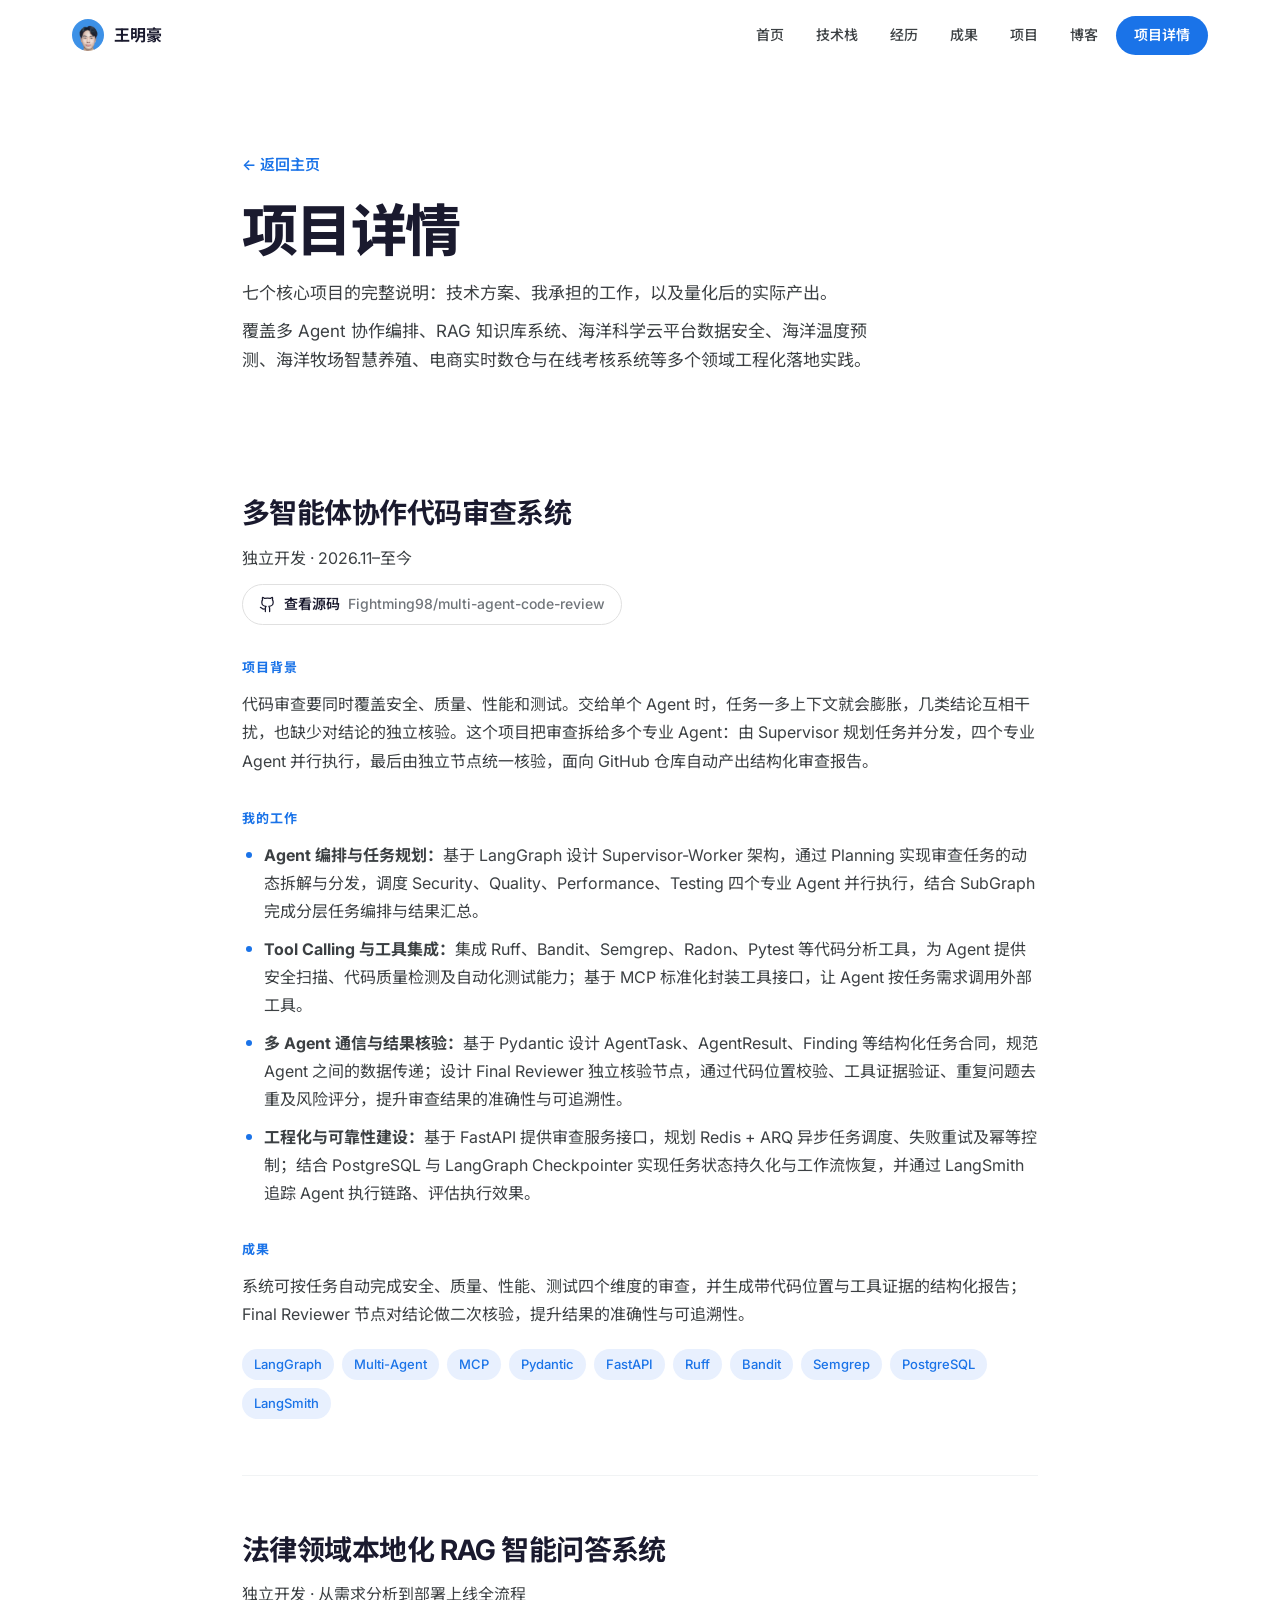
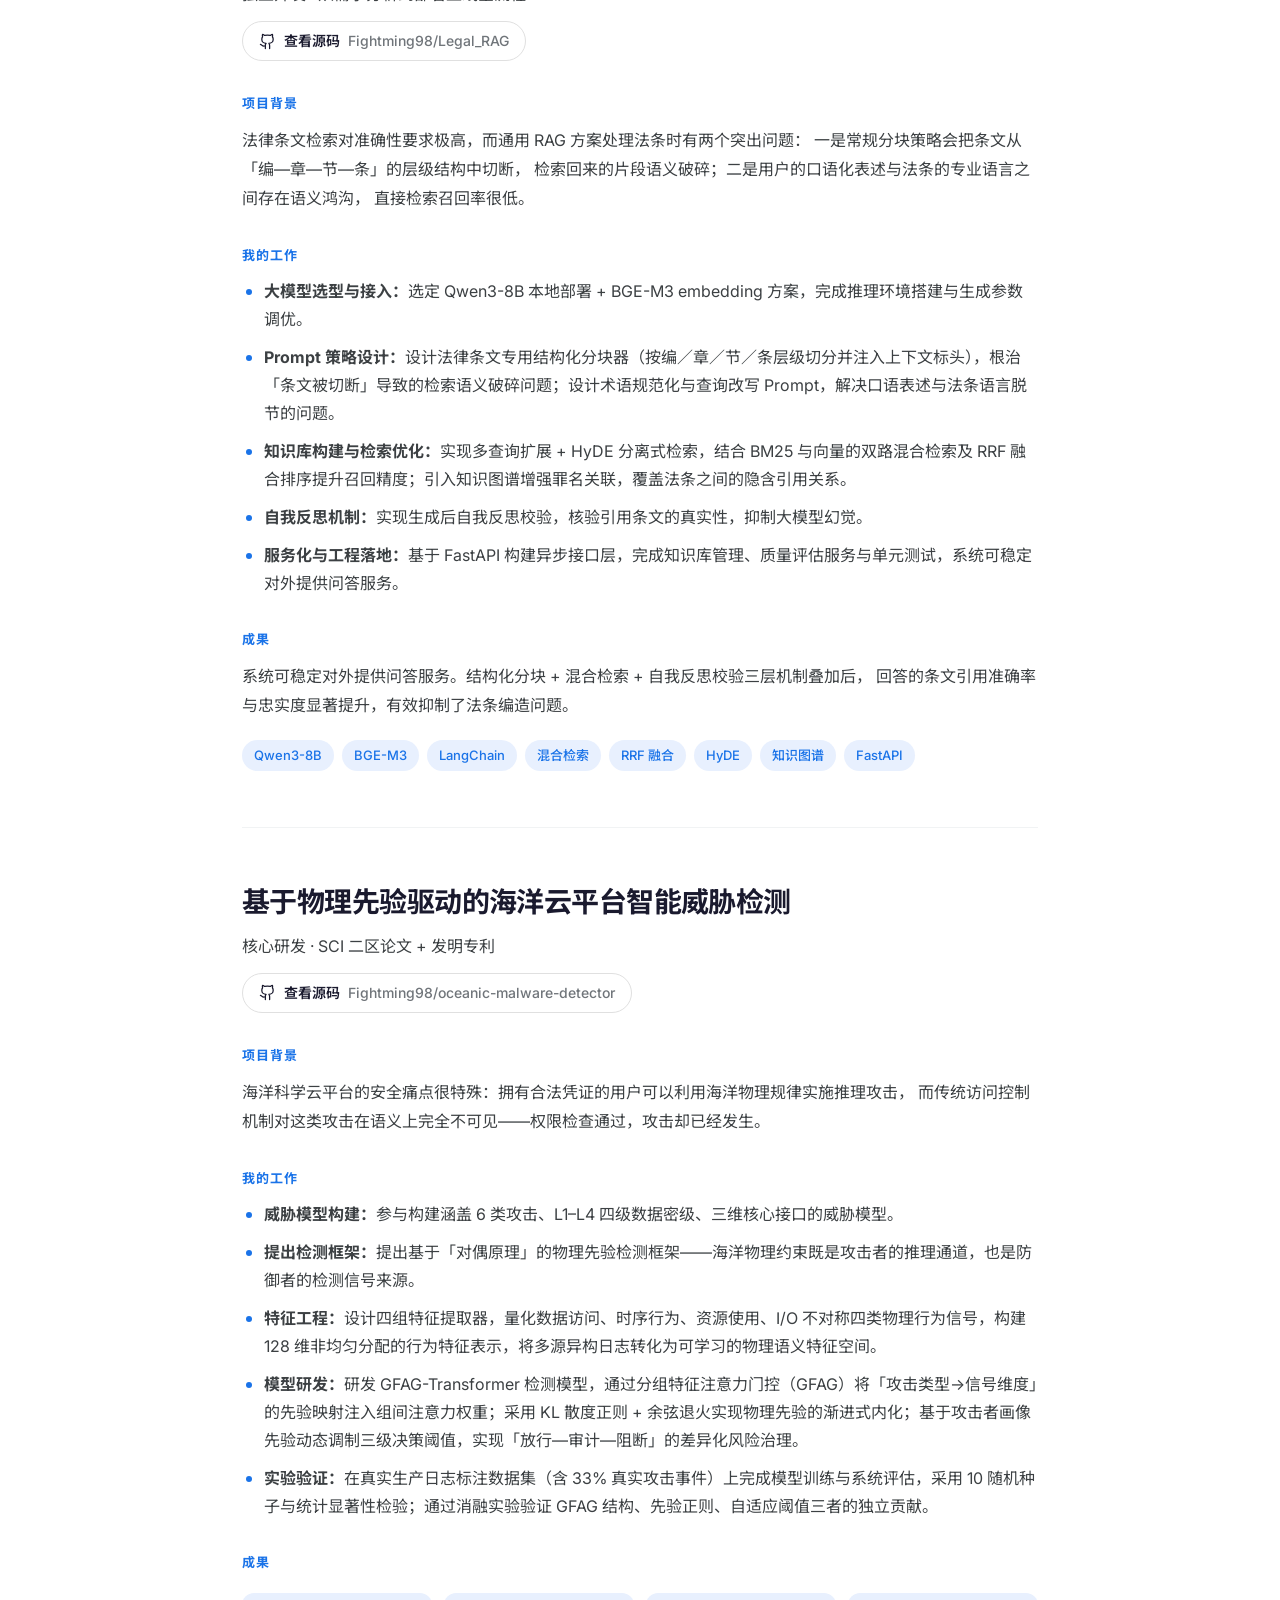
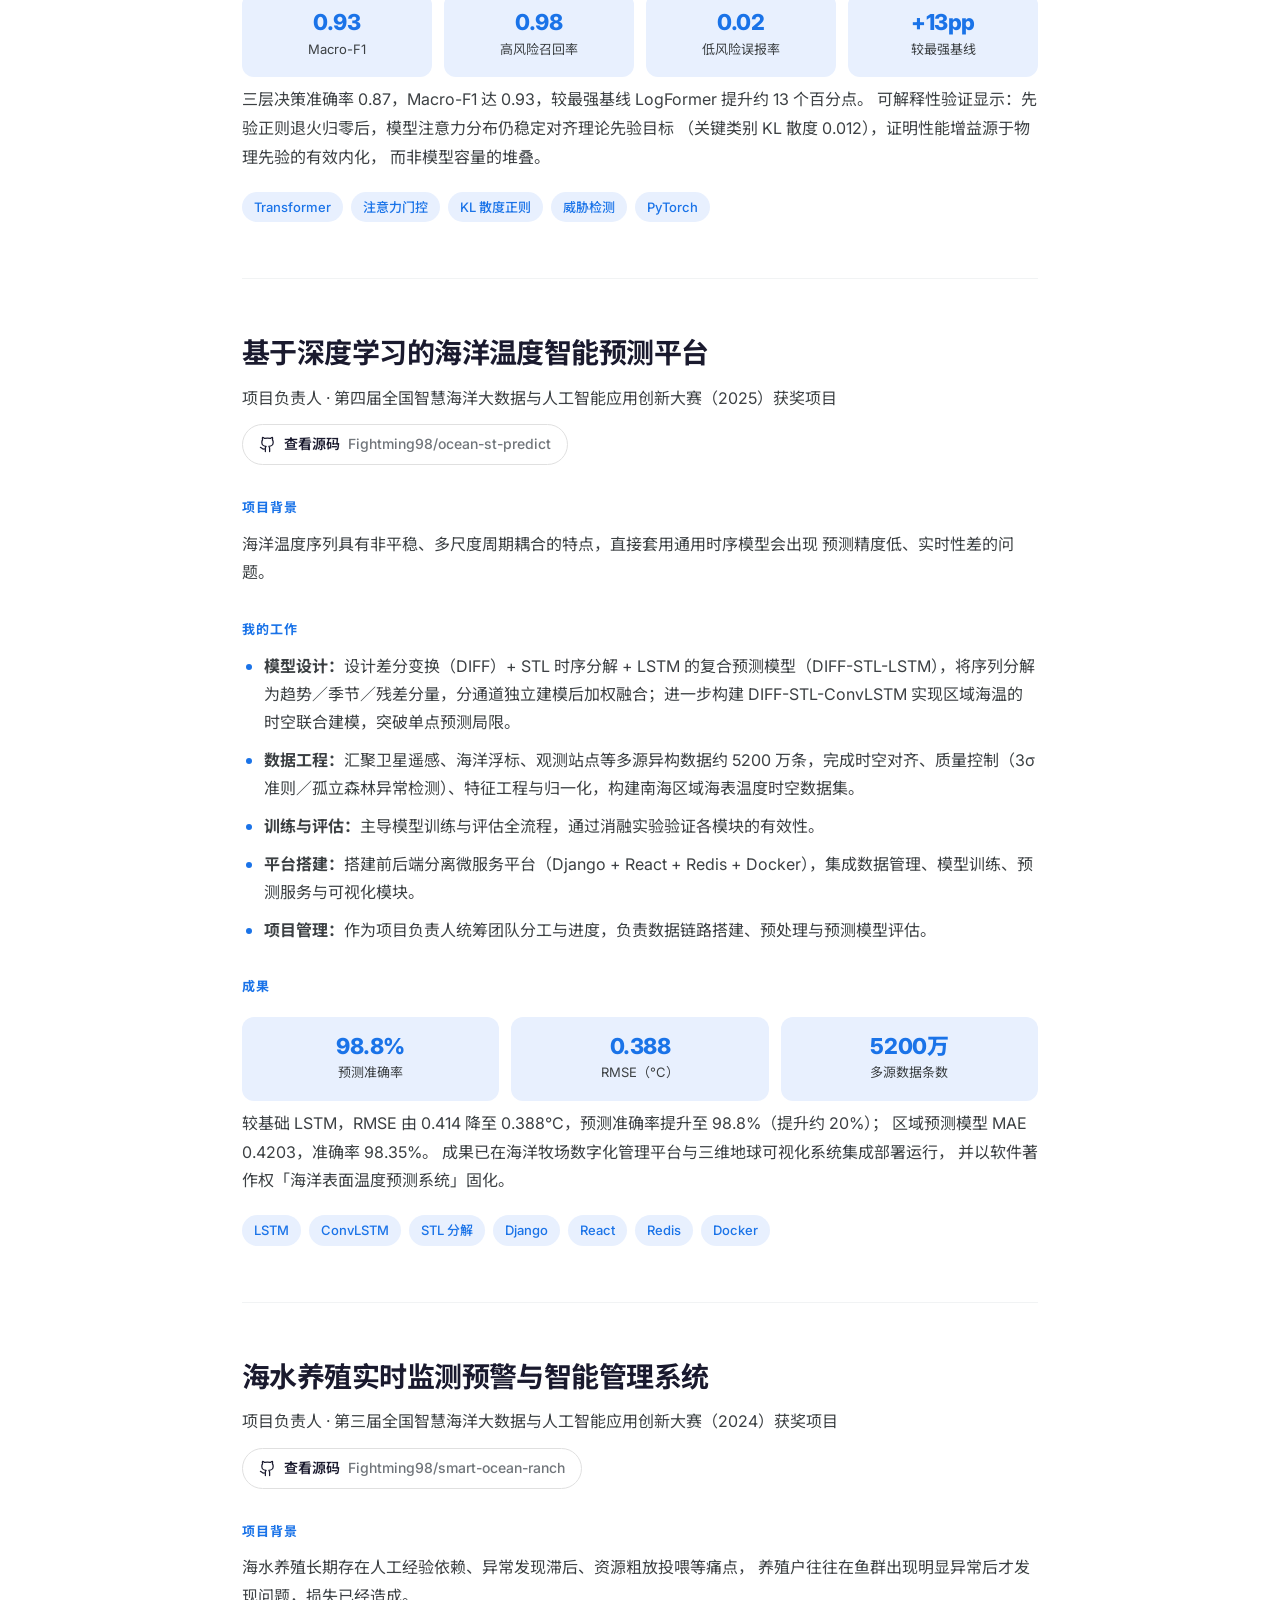
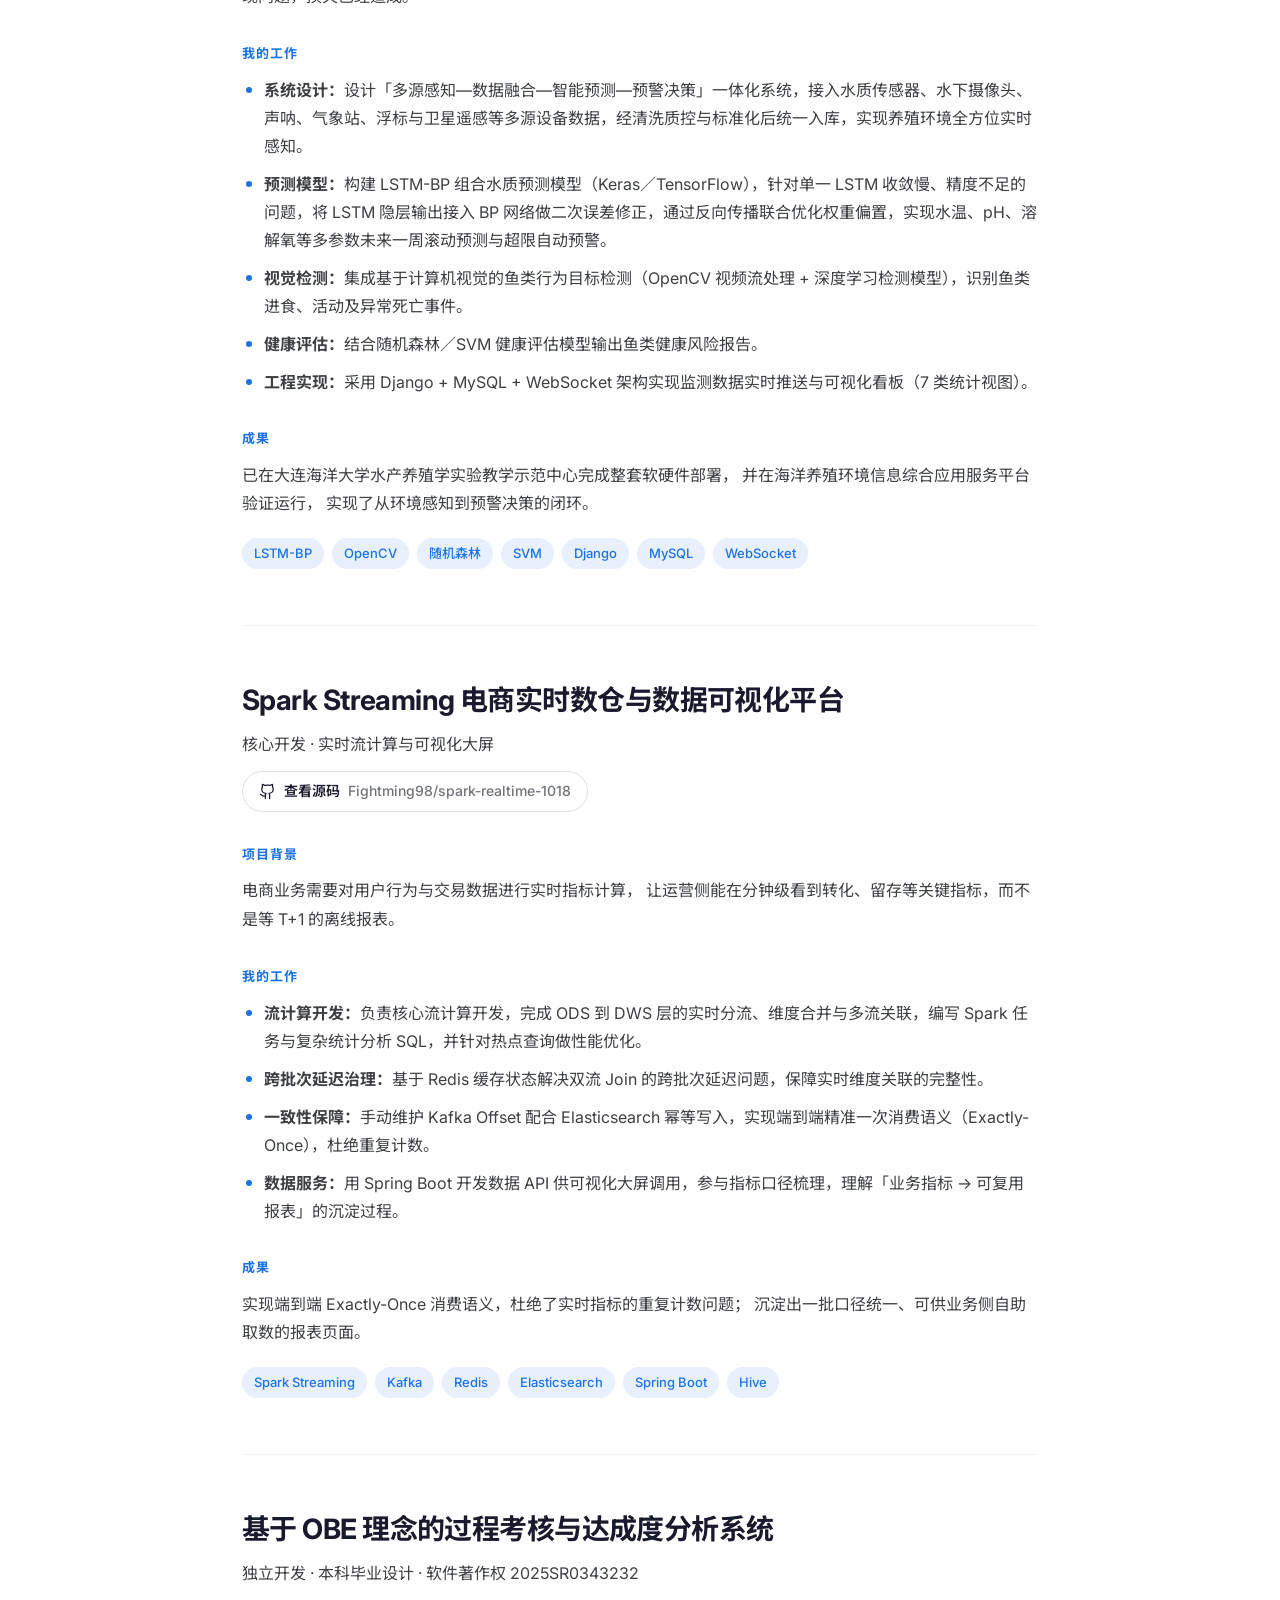
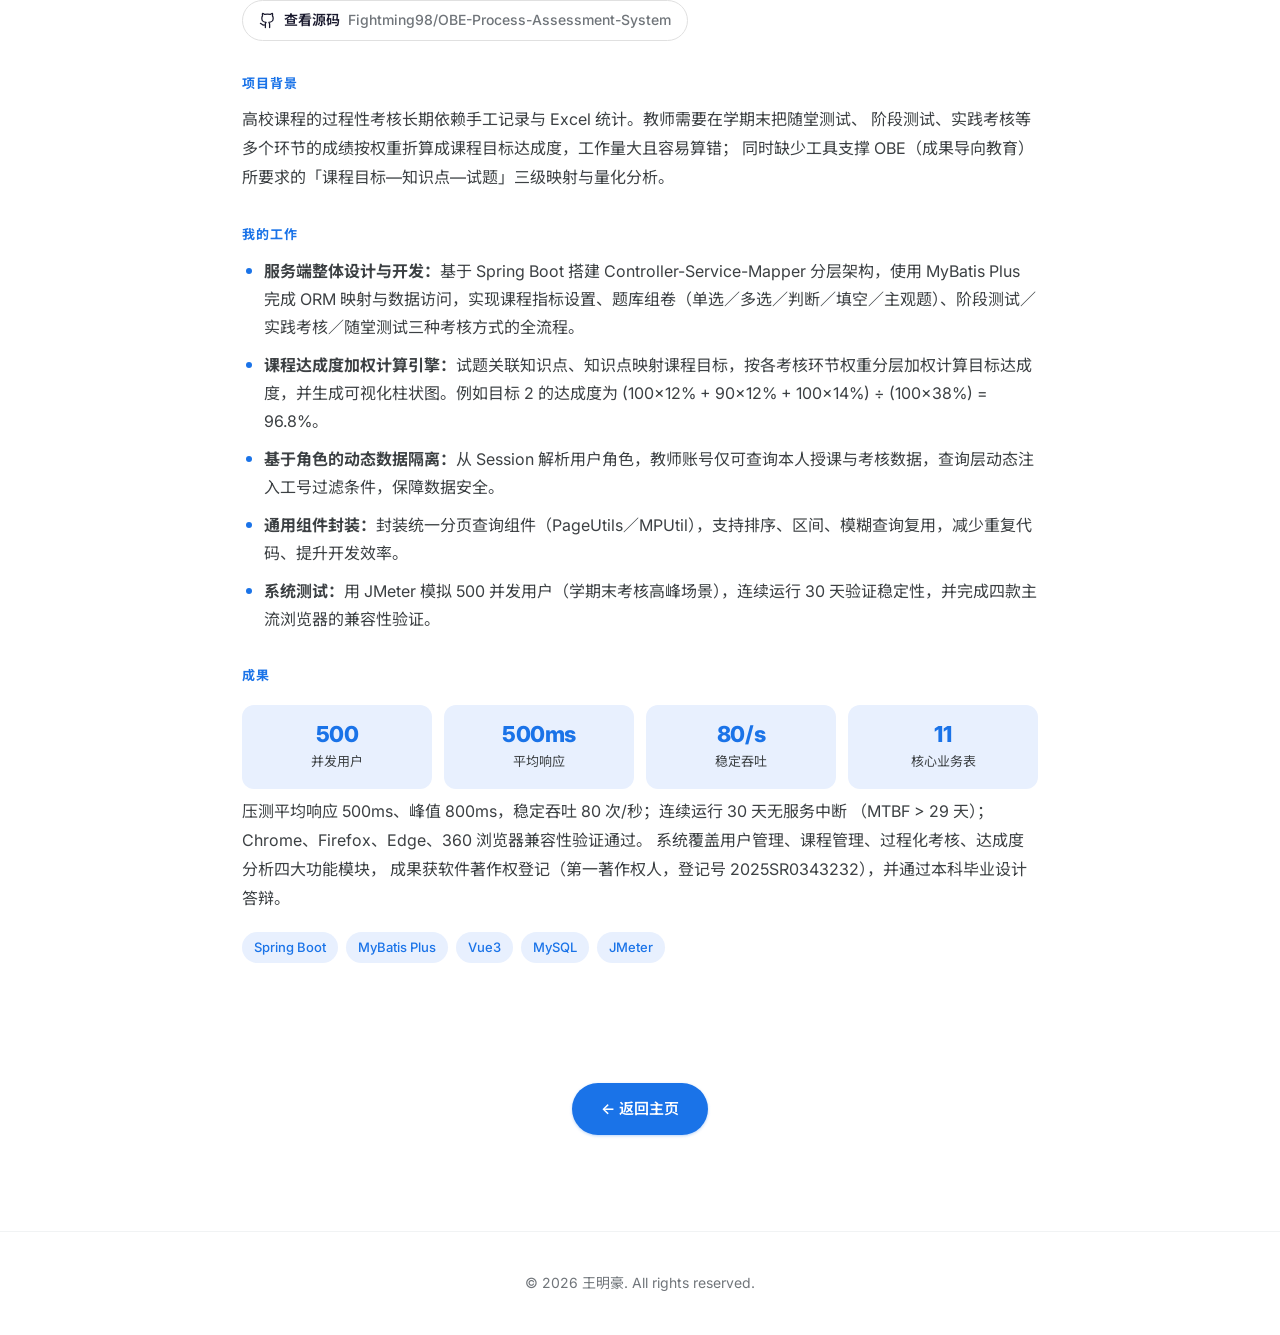
<file: projects.html>
<!DOCTYPE html>
<html lang="zh-CN">
<head>
  <meta charset="UTF-8">
  <meta name="viewport" content="width=device-width, initial-scale=1.0">

  <title>项目详情 - 王明豪</title>
  <meta name="description" content="王明豪的项目详情 - 大模型应用、海洋智能预测与大数据实时计算">

  <link rel="preconnect" href="https://fonts.googleapis.com">
  <link rel="preconnect" href="https://fonts.gstatic.com" crossorigin>
  <link href="https://fonts.googleapis.com/css2?family=Inter:wght@400;500;600;700;800&family=Noto+Sans+SC:wght@400;500;600;700;800&display=swap" rel="stylesheet">

  <link rel="stylesheet" href="css/style.css">

  <style>
    /* 详情页的正文容器：比主页窄，一行别太长，读起来才舒服 */
    .detail-wrap { max-width: 860px; }

    .detail-hero { padding: 152px 0 64px; }

    .detail-hero h1 {
      font-size: clamp(2.25rem, 5vw, 3.5rem);
      font-weight: 800;
      line-height: 1.1;
      letter-spacing: -.03em;
      margin-bottom: 16px;
    }

    /* 副标题那句和上面贴在一行会挤成一块：.section-desc 全局没有 margin，
       这里只在详情页页头补一点段距 */
    /* 这句话正好卡在换行边缘，末行会剩「实践。」两个字孤零零吊着；
       balance 让两行分匀，不支持的浏览器退回普通换行，不影响可读性 */
    .detail-hero .section-desc + .section-desc { margin-top: 10px; text-wrap: balance; }

    .back-link {
      display: inline-flex;
      align-items: center;
      gap: 6px;
      font-size: .9375rem;
      font-weight: 600;
      margin-bottom: 24px;
    }

    .detail-block {
      padding: 56px 0;
      border-top: 1px solid var(--c-border-light);
    }
    .detail-block:first-of-type { border-top: none; }

    .detail-block h2 {
      font-size: 1.75rem;
      font-weight: 700;
      line-height: 1.3;
      letter-spacing: -.02em;
      margin-bottom: 12px;
    }

    .detail-tagline {
      font-size: 1.0625rem;
      color: var(--c-text-3);
      margin-bottom: 24px;
    }

    .detail-block h4 {
      font-size: .8125rem;
      font-weight: 700;
      letter-spacing: .08em;
      text-transform: uppercase;
      color: var(--c-accent);
      margin: 32px 0 12px;
    }

    .detail-block p {
      font-size: 1rem;
      line-height: 1.8;
      color: var(--c-text-2);
      margin-bottom: 12px;
    }

    .detail-block ul {
      list-style: none;
      display: flex;
      flex-direction: column;
      gap: 10px;
      margin-bottom: 12px;
    }
    .detail-block ul li {
      position: relative;
      padding-left: 22px;
      font-size: 1rem;
      line-height: 1.75;
      color: var(--c-text-2);
    }
    .detail-block ul li::before {
      content: '';
      position: absolute;
      left: 4px;
      top: .72em;
      width: 6px;
      height: 6px;
      border-radius: 50%;
      background: var(--c-accent);
    }

    /* 关键指标用高亮块单独拎出来，比埋在正文里有说服力 */
    .metric-row {
      display: grid;
      grid-template-columns: repeat(auto-fit, minmax(140px, 1fr));
      gap: 12px;
      margin: 20px 0 8px;
    }
    .metric {
      padding: 16px;
      text-align: center;
      background: var(--c-accent-light);
      border-radius: var(--r-md);
    }
    .metric b {
      display: block;
      font-size: 1.375rem;
      font-weight: 800;
      letter-spacing: -.02em;
      color: var(--c-accent);
      line-height: 1.2;
    }
    .metric span {
      font-size: .8125rem;
      color: var(--c-text-2);
    }

    .detail-figure { margin: 24px 0; }
    .detail-figure img {
      width: 100%;
      border-radius: var(--r-lg);
      border: 1px solid var(--c-border-light);
      background: var(--c-bg-alt);
    }
    .detail-figure figcaption {
      margin-top: 10px;
      font-size: .875rem;
      color: var(--c-text-3);
      text-align: center;
    }

    .detail-block .tags { margin-top: 20px; }

    .detail-footer {
      padding: 64px 0 96px;
      text-align: center;
    }

    /* ---------- 项目仓库入口（每个板块标题下面那个按钮） ----------
       为什么放在标题下面、不放板块末尾：每个板块正文有 40 多行，
       链接埋在底部的话，扫一眼就走的人根本不知道有代码可看。

       图标用的是 lucide 的 github（描边风格），跟站内其它图标是一套；
       没用 GitHub 官方的实心标志——那是填充图形，
       混在一堆描边图标里会很突兀。
       新开标签页打开：外链跳过去就回不来了，
       访客看完代码还能回来接着往下读。 */
    .repo-link {
      display: flex;
      align-items: center;
      gap: 8px;
      /* flex 默认撑满一行，配 fit-content 让它缩成内容宽度，
         不然 hover 背景会横贯整页 */
      width: fit-content;
      padding: 8px 16px;
      border: 1px solid var(--c-border);
      border-radius: var(--r-full);
      font-size: .875rem;
      font-weight: 600;
      color: var(--c-text);
      transition: all var(--t);
    }
    .repo-link:hover {
      color: var(--c-accent);
      border-color: var(--c-accent);
      background: var(--c-accent-light);
      transform: translateY(-1px);
    }
    .repo-link svg {
      width: 17px;
      height: 17px;
      fill: none;
      stroke: currentColor;   /* 跟着文字变蓝，不用单独写 hover */
      stroke-width: 1.8;
      stroke-linecap: round;
      stroke-linejoin: round;
    }
    /* 仓库全名。比「查看源码」次要一档，压成灰的 */
    .repo-link-path { color: var(--c-text-3); font-weight: 500; }
    .repo-link:hover .repo-link-path { color: var(--c-accent); }

    @media (max-width: 768px) {
      .detail-hero { padding: 112px 0 40px; }
      .detail-block { padding: 40px 0; }
      .detail-block h2 { font-size: 1.375rem; }
      /* 仓库全名太长（Fightming98/OBE-Process-Assessment-System 有 42 个字符），
         手机上会把按钮顶出屏幕，只留「查看源码」+ 图标 */
      .repo-link-path { display: none; }
    }
  </style>
</head>
<body>

  <!-- ============================================================
       导航栏
       ============================================================ -->
  <nav class="navbar">
    <div class="container">

      <a href="index.html" class="nav-brand">
        <img src="image/avatar.jpg" alt="" class="nav-logo" width="32" height="32">
        <span>王明豪</span>
      </a>

      <ul class="nav-links">
        <li><a href="index.html#home">首页</a></li>
        <li><a href="index.html#skills">技术栈</a></li>
        <li><a href="index.html#experience">经历</a></li>
        <li><a href="index.html#research">成果</a></li>
        <li><a href="index.html#projects">项目</a></li>
        <li><a href="index.html#blog">博客</a></li>
        <li><a href="projects.html" class="nav-cta active">项目详情</a></li>
      </ul>

      <button class="nav-toggle" aria-label="打开菜单">
        <span></span><span></span><span></span>
      </button>

    </div>
  </nav>


  <!-- ============================================================
       页面标题
       ============================================================ -->
  <header class="detail-hero">
    <div class="container detail-wrap">
      <a href="index.html" class="back-link">← 返回主页</a>
      <h1>项目详情</h1>
      <p class="section-desc">
        七个核心项目的完整说明：技术方案、我承担的工作，以及量化后的实际产出。
      </p>
      <p class="section-desc">
        覆盖多 Agent 协作编排、RAG 知识库系统、海洋科学云平台数据安全、海洋温度预测、海洋牧场智慧养殖、电商实时数仓与在线考核系统等多个领域工程化落地实践。
      </p>
    </div>
  </header>


  <main class="container detail-wrap">

    <!-- ==========================================================
         项目 1
         ========================================================== -->
    <article class="detail-block reveal">

      <h2>多智能体协作代码审查系统</h2>
      <p class="detail-tagline">独立开发 · 2026.11–至今</p>

      <a class="repo-link" href="https://github.com/Fightming98/multi-agent-code-review"
         target="_blank" rel="noopener noreferrer">
        <svg viewBox="0 0 24 24" aria-hidden="true">
          <path d="M15 22v-4a4.8 4.8 0 0 0-1-3.5c3 0 6-2 6-5.5.08-1.25-.27-2.48-1-3.5.28-1.15.28-2.35 0-3.5 0 0-1 0-3 1.5-2.64-.5-5.36-.5-8 0C6 2 5 2 5 2c-.3 1.15-.3 2.35 0 3.5A5.403 5.403 0 0 0 4 9c0 3.5 3 5.5 6 5.5-.39.49-.68 1.05-.85 1.65-.17.6-.22 1.23-.15 1.85v4"/>
          <path d="M9 18c-4.51 2-5-2-7-2"/>
        </svg>
        查看源码
        <span class="repo-link-path">Fightming98/multi-agent-code-review</span>
      </a>

      <h4>项目背景</h4>
      <!-- 段落内不折行：HTML 会把换行折成空格，中文句子中间会多出空格 -->
      <p>
        代码审查要同时覆盖安全、质量、性能和测试。交给单个 Agent 时，任务一多上下文就会膨胀，几类结论互相干扰，也缺少对结论的独立核验。这个项目把审查拆给多个专业 Agent：由 Supervisor 规划任务并分发，四个专业 Agent 并行执行，最后由独立节点统一核验，面向 GitHub 仓库自动产出结构化审查报告。
      </p>

      <h4>我的工作</h4>
      <ul>
        <li><strong>Agent 编排与任务规划：</strong>基于 LangGraph 设计 Supervisor-Worker 架构，通过 Planning 实现审查任务的动态拆解与分发，调度 Security、Quality、Performance、Testing 四个专业 Agent 并行执行，结合 SubGraph 完成分层任务编排与结果汇总。</li>
        <li><strong>Tool Calling 与工具集成：</strong>集成 Ruff、Bandit、Semgrep、Radon、Pytest 等代码分析工具，为 Agent 提供安全扫描、代码质量检测及自动化测试能力；基于 MCP 标准化封装工具接口，让 Agent 按任务需求调用外部工具。</li>
        <li><strong>多 Agent 通信与结果核验：</strong>基于 Pydantic 设计 AgentTask、AgentResult、Finding 等结构化任务合同，规范 Agent 之间的数据传递；设计 Final Reviewer 独立核验节点，通过代码位置校验、工具证据验证、重复问题去重及风险评分，提升审查结果的准确性与可追溯性。</li>
        <li><strong>工程化与可靠性建设：</strong>基于 FastAPI 提供审查服务接口，规划 Redis + ARQ 异步任务调度、失败重试及幂等控制；结合 PostgreSQL 与 LangGraph Checkpointer 实现任务状态持久化与工作流恢复，并通过 LangSmith 追踪 Agent 执行链路、评估执行效果。</li>
      </ul>

      <h4>成果</h4>
      <p>
        系统可按任务自动完成安全、质量、性能、测试四个维度的审查，并生成带代码位置与工具证据的结构化报告；Final Reviewer 节点对结论做二次核验，提升结果的准确性与可追溯性。
      </p>

      <div class="tags">
        <span class="tag">LangGraph</span>
        <span class="tag">Multi-Agent</span>
        <span class="tag">MCP</span>
        <span class="tag">Pydantic</span>
        <span class="tag">FastAPI</span>
        <span class="tag">Ruff</span>
        <span class="tag">Bandit</span>
        <span class="tag">Semgrep</span>
        <span class="tag">PostgreSQL</span>
        <span class="tag">LangSmith</span>
      </div>

    </article>


    <!-- ==========================================================
         项目 2
         ========================================================== -->
    <article class="detail-block reveal">

      <h2>法律领域本地化 RAG 智能问答系统</h2>
      <p class="detail-tagline">独立开发 · 从需求分析到部署上线全流程</p>

      <a class="repo-link" href="https://github.com/Fightming98/Legal_RAG"
         target="_blank" rel="noopener noreferrer">
        <svg viewBox="0 0 24 24" aria-hidden="true">
          <path d="M15 22v-4a4.8 4.8 0 0 0-1-3.5c3 0 6-2 6-5.5.08-1.25-.27-2.48-1-3.5.28-1.15.28-2.35 0-3.5 0 0-1 0-3 1.5-2.64-.5-5.36-.5-8 0C6 2 5 2 5 2c-.3 1.15-.3 2.35 0 3.5A5.403 5.403 0 0 0 4 9c0 3.5 3 5.5 6 5.5-.39.49-.68 1.05-.85 1.65-.17.6-.22 1.23-.15 1.85v4"/>
          <path d="M9 18c-4.51 2-5-2-7-2"/>
        </svg>
        查看源码
        <span class="repo-link-path">Fightming98/Legal_RAG</span>
      </a>

      <h4>项目背景</h4>
      <p>
        法律条文检索对准确性要求极高，而通用 RAG 方案处理法条时有两个突出问题：
        一是常规分块策略会把条文从「编—章—节—条」的层级结构中切断，
        检索回来的片段语义破碎；二是用户的口语化表述与法条的专业语言之间存在语义鸿沟，
        直接检索召回率很低。
      </p>

      <h4>我的工作</h4>
      <ul>
        <li><strong>大模型选型与接入：</strong>选定 Qwen3-8B 本地部署 + BGE-M3 embedding 方案，完成推理环境搭建与生成参数调优。</li>
        <li><strong>Prompt 策略设计：</strong>设计法律条文专用结构化分块器（按编／章／节／条层级切分并注入上下文标头），根治「条文被切断」导致的检索语义破碎问题；设计术语规范化与查询改写 Prompt，解决口语表述与法条语言脱节的问题。</li>
        <li><strong>知识库构建与检索优化：</strong>实现多查询扩展 + HyDE 分离式检索，结合 BM25 与向量的双路混合检索及 RRF 融合排序提升召回精度；引入知识图谱增强罪名关联，覆盖法条之间的隐含引用关系。</li>
        <li><strong>自我反思机制：</strong>实现生成后自我反思校验，核验引用条文的真实性，抑制大模型幻觉。</li>
        <li><strong>服务化与工程落地：</strong>基于 FastAPI 构建异步接口层，完成知识库管理、质量评估服务与单元测试，系统可稳定对外提供问答服务。</li>
      </ul>

      <h4>成果</h4>
      <p>
        系统可稳定对外提供问答服务。结构化分块 + 混合检索 + 自我反思校验三层机制叠加后，
        回答的条文引用准确率与忠实度显著提升，有效抑制了法条编造问题。
      </p>

      <div class="tags">
        <span class="tag">Qwen3-8B</span>
        <span class="tag">BGE-M3</span>
        <span class="tag">LangChain</span>
        <span class="tag">混合检索</span>
        <span class="tag">RRF 融合</span>
        <span class="tag">HyDE</span>
        <span class="tag">知识图谱</span>
        <span class="tag">FastAPI</span>
      </div>

    </article>


    <!-- ==========================================================
         项目 3
         ========================================================== -->
    <article class="detail-block reveal">

      <h2>基于物理先验驱动的海洋云平台智能威胁检测</h2>
      <p class="detail-tagline">核心研发 · SCI 二区论文 + 发明专利</p>

      <a class="repo-link" href="https://github.com/Fightming98/oceanic-malware-detector"
         target="_blank" rel="noopener noreferrer">
        <svg viewBox="0 0 24 24" aria-hidden="true">
          <path d="M15 22v-4a4.8 4.8 0 0 0-1-3.5c3 0 6-2 6-5.5.08-1.25-.27-2.48-1-3.5.28-1.15.28-2.35 0-3.5 0 0-1 0-3 1.5-2.64-.5-5.36-.5-8 0C6 2 5 2 5 2c-.3 1.15-.3 2.35 0 3.5A5.403 5.403 0 0 0 4 9c0 3.5 3 5.5 6 5.5-.39.49-.68 1.05-.85 1.65-.17.6-.22 1.23-.15 1.85v4"/>
          <path d="M9 18c-4.51 2-5-2-7-2"/>
        </svg>
        查看源码
        <span class="repo-link-path">Fightming98/oceanic-malware-detector</span>
      </a>

      <h4>项目背景</h4>
      <p>
        海洋科学云平台的安全痛点很特殊：拥有合法凭证的用户可以利用海洋物理规律实施推理攻击，
        而传统访问控制机制对这类攻击在语义上完全不可见——权限检查通过，攻击却已经发生。
      </p>

      <h4>我的工作</h4>
      <ul>
        <li><strong>威胁模型构建：</strong>参与构建涵盖 6 类攻击、L1–L4 四级数据密级、三维核心接口的威胁模型。</li>
        <li><strong>提出检测框架：</strong>提出基于「对偶原理」的物理先验检测框架——海洋物理约束既是攻击者的推理通道，也是防御者的检测信号来源。</li>
        <li><strong>特征工程：</strong>设计四组特征提取器，量化数据访问、时序行为、资源使用、I/O 不对称四类物理行为信号，构建 128 维非均匀分配的行为特征表示，将多源异构日志转化为可学习的物理语义特征空间。</li>
        <li><strong>模型研发：</strong>研发 GFAG-Transformer 检测模型，通过分组特征注意力门控（GFAG）将「攻击类型→信号维度」的先验映射注入组间注意力权重；采用 KL 散度正则 + 余弦退火实现物理先验的渐进式内化；基于攻击者画像先验动态调制三级决策阈值，实现「放行—审计—阻断」的差异化风险治理。</li>
        <li><strong>实验验证：</strong>在真实生产日志标注数据集（含 33% 真实攻击事件）上完成模型训练与系统评估，采用 10 随机种子与统计显著性检验；通过消融实验验证 GFAG 结构、先验正则、自适应阈值三者的独立贡献。</li>
      </ul>

      <h4>成果</h4>
      <div class="metric-row">
        <div class="metric"><b>0.93</b><span>Macro-F1</span></div>
        <div class="metric"><b>0.98</b><span>高风险召回率</span></div>
        <div class="metric"><b>0.02</b><span>低风险误报率</span></div>
        <div class="metric"><b>+13pp</b><span>较最强基线</span></div>
      </div>
      <p>
        三层决策准确率 0.87，Macro-F1 达 0.93，较最强基线 LogFormer 提升约 13 个百分点。
        可解释性验证显示：先验正则退火归零后，模型注意力分布仍稳定对齐理论先验目标
        （关键类别 KL 散度 0.012），证明性能增益源于物理先验的有效内化，
        而非模型容量的堆叠。
      </p>

      <div class="tags">
        <span class="tag">Transformer</span>
        <span class="tag">注意力门控</span>
        <span class="tag">KL 散度正则</span>
        <span class="tag">威胁检测</span>
        <span class="tag">PyTorch</span>
      </div>

    </article>


    <!-- ==========================================================
         项目 4
         ========================================================== -->
    <article class="detail-block reveal">

      <h2>基于深度学习的海洋温度智能预测平台</h2>
      <p class="detail-tagline">
        项目负责人 · 第四届全国智慧海洋大数据与人工智能应用创新大赛（2025）获奖项目
      </p>

      <a class="repo-link" href="https://github.com/Fightming98/ocean-st-predict"
         target="_blank" rel="noopener noreferrer">
        <svg viewBox="0 0 24 24" aria-hidden="true">
          <path d="M15 22v-4a4.8 4.8 0 0 0-1-3.5c3 0 6-2 6-5.5.08-1.25-.27-2.48-1-3.5.28-1.15.28-2.35 0-3.5 0 0-1 0-3 1.5-2.64-.5-5.36-.5-8 0C6 2 5 2 5 2c-.3 1.15-.3 2.35 0 3.5A5.403 5.403 0 0 0 4 9c0 3.5 3 5.5 6 5.5-.39.49-.68 1.05-.85 1.65-.17.6-.22 1.23-.15 1.85v4"/>
          <path d="M9 18c-4.51 2-5-2-7-2"/>
        </svg>
        查看源码
        <span class="repo-link-path">Fightming98/ocean-st-predict</span>
      </a>

      <h4>项目背景</h4>
      <p>
        海洋温度序列具有非平稳、多尺度周期耦合的特点，直接套用通用时序模型会出现
        预测精度低、实时性差的问题。
      </p>

      <h4>我的工作</h4>
      <ul>
        <li><strong>模型设计：</strong>设计差分变换（DIFF）+ STL 时序分解 + LSTM 的复合预测模型（DIFF-STL-LSTM），将序列分解为趋势／季节／残差分量，分通道独立建模后加权融合；进一步构建 DIFF-STL-ConvLSTM 实现区域海温的时空联合建模，突破单点预测局限。</li>
        <li><strong>数据工程：</strong>汇聚卫星遥感、海洋浮标、观测站点等多源异构数据约 5200 万条，完成时空对齐、质量控制（3σ 准则／孤立森林异常检测）、特征工程与归一化，构建南海区域海表温度时空数据集。</li>
        <li><strong>训练与评估：</strong>主导模型训练与评估全流程，通过消融实验验证各模块的有效性。</li>
        <li><strong>平台搭建：</strong>搭建前后端分离微服务平台（Django + React + Redis + Docker），集成数据管理、模型训练、预测服务与可视化模块。</li>
        <li><strong>项目管理：</strong>作为项目负责人统筹团队分工与进度，负责数据链路搭建、预处理与预测模型评估。</li>
      </ul>

      <h4>成果</h4>
      <div class="metric-row">
        <div class="metric"><b>98.8%</b><span>预测准确率</span></div>
        <div class="metric"><b>0.388</b><span>RMSE（°C）</span></div>
        <div class="metric"><b>5200万</b><span>多源数据条数</span></div>
      </div>
      <p>
        较基础 LSTM，RMSE 由 0.414 降至 0.388°C，预测准确率提升至 98.8%（提升约 20%）；
        区域预测模型 MAE 0.4203，准确率 98.35%。
        成果已在海洋牧场数字化管理平台与三维地球可视化系统集成部署运行，
        并以软件著作权「海洋表面温度预测系统」固化。
      </p>

      <div class="tags">
        <span class="tag">LSTM</span>
        <span class="tag">ConvLSTM</span>
        <span class="tag">STL 分解</span>
        <span class="tag">Django</span>
        <span class="tag">React</span>
        <span class="tag">Redis</span>
        <span class="tag">Docker</span>
      </div>

    </article>


    <!-- ==========================================================
         项目 5
         ========================================================== -->
    <article class="detail-block reveal">

      <h2>海水养殖实时监测预警与智能管理系统</h2>
      <p class="detail-tagline">
        项目负责人 · 第三届全国智慧海洋大数据与人工智能应用创新大赛（2024）获奖项目
      </p>

      <a class="repo-link" href="https://github.com/Fightming98/smart-ocean-ranch"
         target="_blank" rel="noopener noreferrer">
        <svg viewBox="0 0 24 24" aria-hidden="true">
          <path d="M15 22v-4a4.8 4.8 0 0 0-1-3.5c3 0 6-2 6-5.5.08-1.25-.27-2.48-1-3.5.28-1.15.28-2.35 0-3.5 0 0-1 0-3 1.5-2.64-.5-5.36-.5-8 0C6 2 5 2 5 2c-.3 1.15-.3 2.35 0 3.5A5.403 5.403 0 0 0 4 9c0 3.5 3 5.5 6 5.5-.39.49-.68 1.05-.85 1.65-.17.6-.22 1.23-.15 1.85v4"/>
          <path d="M9 18c-4.51 2-5-2-7-2"/>
        </svg>
        查看源码
        <span class="repo-link-path">Fightming98/smart-ocean-ranch</span>
      </a>

      <h4>项目背景</h4>
      <p>
        海水养殖长期存在人工经验依赖、异常发现滞后、资源粗放投喂等痛点，
        养殖户往往在鱼群出现明显异常后才发现问题，损失已经造成。
      </p>

      <h4>我的工作</h4>
      <ul>
        <li><strong>系统设计：</strong>设计「多源感知—数据融合—智能预测—预警决策」一体化系统，接入水质传感器、水下摄像头、声呐、气象站、浮标与卫星遥感等多源设备数据，经清洗质控与标准化后统一入库，实现养殖环境全方位实时感知。</li>
        <li><strong>预测模型：</strong>构建 LSTM-BP 组合水质预测模型（Keras／TensorFlow），针对单一 LSTM 收敛慢、精度不足的问题，将 LSTM 隐层输出接入 BP 网络做二次误差修正，通过反向传播联合优化权重偏置，实现水温、pH、溶解氧等多参数未来一周滚动预测与超限自动预警。</li>
        <li><strong>视觉检测：</strong>集成基于计算机视觉的鱼类行为目标检测（OpenCV 视频流处理 + 深度学习检测模型），识别鱼类进食、活动及异常死亡事件。</li>
        <li><strong>健康评估：</strong>结合随机森林／SVM 健康评估模型输出鱼类健康风险报告。</li>
        <li><strong>工程实现：</strong>采用 Django + MySQL + WebSocket 架构实现监测数据实时推送与可视化看板（7 类统计视图）。</li>
      </ul>

      <h4>成果</h4>
      <p>
        已在大连海洋大学水产养殖学实验教学示范中心完成整套软硬件部署，
        并在海洋养殖环境信息综合应用服务平台验证运行，
        实现了从环境感知到预警决策的闭环。
      </p>

      <div class="tags">
        <span class="tag">LSTM-BP</span>
        <span class="tag">OpenCV</span>
        <span class="tag">随机森林</span>
        <span class="tag">SVM</span>
        <span class="tag">Django</span>
        <span class="tag">MySQL</span>
        <span class="tag">WebSocket</span>
      </div>

    </article>


    <!-- ==========================================================
         项目 6
         ========================================================== -->
    <article class="detail-block reveal">

      <h2>Spark Streaming 电商实时数仓与数据可视化平台</h2>
      <p class="detail-tagline">核心开发 · 实时流计算与可视化大屏</p>

      <a class="repo-link" href="https://github.com/Fightming98/spark-realtime-1018"
         target="_blank" rel="noopener noreferrer">
        <svg viewBox="0 0 24 24" aria-hidden="true">
          <path d="M15 22v-4a4.8 4.8 0 0 0-1-3.5c3 0 6-2 6-5.5.08-1.25-.27-2.48-1-3.5.28-1.15.28-2.35 0-3.5 0 0-1 0-3 1.5-2.64-.5-5.36-.5-8 0C6 2 5 2 5 2c-.3 1.15-.3 2.35 0 3.5A5.403 5.403 0 0 0 4 9c0 3.5 3 5.5 6 5.5-.39.49-.68 1.05-.85 1.65-.17.6-.22 1.23-.15 1.85v4"/>
          <path d="M9 18c-4.51 2-5-2-7-2"/>
        </svg>
        查看源码
        <span class="repo-link-path">Fightming98/spark-realtime-1018</span>
      </a>

      <h4>项目背景</h4>
      <p>
        电商业务需要对用户行为与交易数据进行实时指标计算，
        让运营侧能在分钟级看到转化、留存等关键指标，而不是等 T+1 的离线报表。
      </p>

      <h4>我的工作</h4>
      <ul>
        <li><strong>流计算开发：</strong>负责核心流计算开发，完成 ODS 到 DWS 层的实时分流、维度合并与多流关联，编写 Spark 任务与复杂统计分析 SQL，并针对热点查询做性能优化。</li>
        <li><strong>跨批次延迟治理：</strong>基于 Redis 缓存状态解决双流 Join 的跨批次延迟问题，保障实时维度关联的完整性。</li>
        <li><strong>一致性保障：</strong>手动维护 Kafka Offset 配合 Elasticsearch 幂等写入，实现端到端精准一次消费语义（Exactly-Once），杜绝重复计数。</li>
        <li><strong>数据服务：</strong>用 Spring Boot 开发数据 API 供可视化大屏调用，参与指标口径梳理，理解「业务指标 → 可复用报表」的沉淀过程。</li>
      </ul>

      <h4>成果</h4>
      <p>
        实现端到端 Exactly-Once 消费语义，杜绝了实时指标的重复计数问题；
        沉淀出一批口径统一、可供业务侧自助取数的报表页面。
      </p>

      <div class="tags">
        <span class="tag">Spark Streaming</span>
        <span class="tag">Kafka</span>
        <span class="tag">Redis</span>
        <span class="tag">Elasticsearch</span>
        <span class="tag">Spring Boot</span>
        <span class="tag">Hive</span>
      </div>

    </article>


    <!-- ==========================================================
         项目 7
         ========================================================== -->
    <article class="detail-block reveal">

      <h2>基于 OBE 理念的过程考核与达成度分析系统</h2>
      <p class="detail-tagline">独立开发 · 本科毕业设计 · 软件著作权 2025SR0343232</p>

      <a class="repo-link" href="https://github.com/Fightming98/OBE-Process-Assessment-System"
         target="_blank" rel="noopener noreferrer">
        <svg viewBox="0 0 24 24" aria-hidden="true">
          <path d="M15 22v-4a4.8 4.8 0 0 0-1-3.5c3 0 6-2 6-5.5.08-1.25-.27-2.48-1-3.5.28-1.15.28-2.35 0-3.5 0 0-1 0-3 1.5-2.64-.5-5.36-.5-8 0C6 2 5 2 5 2c-.3 1.15-.3 2.35 0 3.5A5.403 5.403 0 0 0 4 9c0 3.5 3 5.5 6 5.5-.39.49-.68 1.05-.85 1.65-.17.6-.22 1.23-.15 1.85v4"/>
          <path d="M9 18c-4.51 2-5-2-7-2"/>
        </svg>
        查看源码
        <span class="repo-link-path">Fightming98/OBE-Process-Assessment-System</span>
      </a>

      <h4>项目背景</h4>
      <p>
        高校课程的过程性考核长期依赖手工记录与 Excel 统计。教师需要在学期末把随堂测试、
        阶段测试、实践考核等多个环节的成绩按权重折算成课程目标达成度，工作量大且容易算错；
        同时缺少工具支撑 OBE（成果导向教育）所要求的「课程目标—知识点—试题」三级映射与量化分析。
      </p>

      <h4>我的工作</h4>
      <ul>
        <li><strong>服务端整体设计与开发：</strong>基于 Spring Boot 搭建 Controller-Service-Mapper 分层架构，使用 MyBatis Plus 完成 ORM 映射与数据访问，实现课程指标设置、题库组卷（单选／多选／判断／填空／主观题）、阶段测试／实践考核／随堂测试三种考核方式的全流程。</li>
        <li><strong>课程达成度加权计算引擎：</strong>试题关联知识点、知识点映射课程目标，按各考核环节权重分层加权计算目标达成度，并生成可视化柱状图。例如目标 2 的达成度为 (100×12% + 90×12% + 100×14%) ÷ (100×38%) = 96.8%。</li>
        <li><strong>基于角色的动态数据隔离：</strong>从 Session 解析用户角色，教师账号仅可查询本人授课与考核数据，查询层动态注入工号过滤条件，保障数据安全。</li>
        <li><strong>通用组件封装：</strong>封装统一分页查询组件（PageUtils／MPUtil），支持排序、区间、模糊查询复用，减少重复代码、提升开发效率。</li>
        <li><strong>系统测试：</strong>用 JMeter 模拟 500 并发用户（学期末考核高峰场景），连续运行 30 天验证稳定性，并完成四款主流浏览器的兼容性验证。</li>
      </ul>

      <h4>成果</h4>
      <div class="metric-row">
        <div class="metric"><b>500</b><span>并发用户</span></div>
        <div class="metric"><b>500ms</b><span>平均响应</span></div>
        <div class="metric"><b>80/s</b><span>稳定吞吐</span></div>
        <div class="metric"><b>11</b><span>核心业务表</span></div>
      </div>
      <p>
        压测平均响应 500ms、峰值 800ms，稳定吞吐 80 次/秒；连续运行 30 天无服务中断
        （MTBF &gt; 29 天）；Chrome、Firefox、Edge、360 浏览器兼容性验证通过。
        系统覆盖用户管理、课程管理、过程化考核、达成度分析四大功能模块，
        成果获软件著作权登记（第一著作权人，登记号 2025SR0343232），并通过本科毕业设计答辩。
      </p>

      <div class="tags">
        <span class="tag">Spring Boot</span>
        <span class="tag">MyBatis Plus</span>
        <span class="tag">Vue3</span>
        <span class="tag">MySQL</span>
        <span class="tag">JMeter</span>
      </div>

    </article>

  </main>


  <!-- ============================================================
       底部返回
       ============================================================ -->
  <div class="detail-footer">
    <div class="container">
      <a href="index.html#projects" class="btn btn-primary">← 返回主页</a>
    </div>
  </div>


  <footer class="footer">
    <div class="container">
      <p>© 2026 王明豪. All rights reserved.</p>
    </div>
  </footer>

  <script src="js/script.js"></script>
</body>
</html>
</file>
<file: css/style.css>
/* ============================================================
   个人主页样式表
   设计语言：Google / Apple 风格 —— 大量留白、大字号、克制的阴影
   目录：
     01. 设计变量
     02. 基础重置
     03. 通用布局（容器 / 板块 / 板块标题）
     04. 按钮
     05. 标签
     06. 导航栏
     07. 首屏（自我介绍 + 学历）
     08. 技术能力
     09. 经历时间轴
     10. 学术成果 / 个人荣誉（证书占位图组件两个板块共用）
     11. 核心项目（深色）
     12. 组织经历
     13. 博客
     14. 联系方式
     15. 页脚
     16. 滚动动画
     17. 占位符高亮 ← 填完内容后删掉这一节
     18. 图片放大
     19. 响应式
   ============================================================ */


/* ============================================================
   01. 设计变量
   想换配色？只改这里就行，全站会自动跟着变
   ============================================================ */
:root {
  /* --- 颜色 --- */
  --c-bg:            #ffffff;   /* 页面底色 */
  --c-bg-alt:        #f7f8fa;   /* 交替板块底色（浅灰，用来分隔板块） */
  --c-bg-dark:       #0c0c0c;   /* 深色板块底色 */
  --c-surface:       #ffffff;   /* 卡片底色 */
  --c-surface-hover: #f2f3f5;
  --c-dark-surface:  #161616;   /* 深色板块里的卡片 */

  --c-text:          #1a1a2e;   /* 主文字 */
  --c-text-2:        #3c4043;   /* 次要文字 */
  --c-text-3:        #70757a;   /* 辅助文字（日期、标签说明） */
  --c-text-dark:     #f1f3f4;   /* 深色板块上的文字 */
  --c-text-dark-2:   #c8cacd;

  --c-accent:        #1a73e8;   /* 主题色（Google 蓝）。想换主题色只改这三行 */
  --c-accent-hover:  #1557b0;
  --c-accent-light:  #e8f0fe;

  --c-border:        #e0e0e0;
  --c-border-light:  #f1f3f4;

  /* --- 阴影：越往后越"飘"，用在不同层级的卡片上 --- */
  --sh-sm: 0 1px 3px rgba(0,0,0,.08), 0 1px 2px rgba(0,0,0,.04);
  --sh-md: 0 4px 12px rgba(0,0,0,.08);
  --sh-lg: 0 8px 30px rgba(0,0,0,.10);
  --sh-xl: 0 20px 60px rgba(0,0,0,.12);

  /* --- 圆角 --- */
  --r-sm: 8px;
  --r-md: 12px;
  --r-lg: 16px;
  --r-xl: 24px;
  --r-full: 9999px;

  /* --- 动效：cubic-bezier 让动画有"起步快、收尾慢"的顺滑感 --- */
  --t: .25s cubic-bezier(.4, 0, .2, 1);
  --t-slow: .5s cubic-bezier(.4, 0, .2, 1);

  /* --- 字体 --- */
  --font: 'Inter', -apple-system, BlinkMacSystemFont, 'Noto Sans SC',
          'PingFang SC', 'Microsoft YaHei', 'Segoe UI', sans-serif;

  /* --- 内容最大宽度。想让页面更宽/更窄就改这里 --- */
  --max-w: 1200px;
}


/* ============================================================
   02. 基础重置
   ============================================================ */
*, *::before, *::after {
  margin: 0;
  padding: 0;
  box-sizing: border-box;   /* 让 padding 算进宽度里，布局才好算 */
}

html {
  scroll-behavior: smooth;      /* 点导航锚点时平滑滚动 */
  scroll-padding-top: 88px;     /* 留出导航栏的高度，否则标题会被挡住 */
  font-size: 16px;
}

body {
  font-family: var(--font);
  background: var(--c-bg);
  color: var(--c-text);
  line-height: 1.6;
  overflow-x: hidden;           /* 防止横向滚动条 */
  -webkit-font-smoothing: antialiased;  /* Mac 上字体更细腻 */
}

a {
  color: var(--c-accent);
  text-decoration: none;
  transition: color var(--t);
}
a:hover { color: var(--c-accent-hover); }

img { max-width: 100%; display: block; }

::selection { background: var(--c-accent-light); color: var(--c-accent); }

/* 自定义滚动条（仅 Chrome / Edge / Safari 生效，Firefox 会忽略） */
::-webkit-scrollbar { width: 6px; }
::-webkit-scrollbar-track { background: transparent; }
::-webkit-scrollbar-thumb { background: #d1d5db; border-radius: 3px; }
::-webkit-scrollbar-thumb:hover { background: #9aa0a6; }

/* 内联 SVG 图标的统一描边样式 */
.icon-svg {
  width: 22px;
  height: 22px;
  stroke: currentColor;    /* 颜色跟随父元素的文字颜色 */
  fill: none;
  stroke-width: 1.8;
  stroke-linecap: round;
  stroke-linejoin: round;
}


/* ============================================================
   03. 通用布局
   ============================================================ */

/* 内容容器：居中 + 左右留白。所有内容都装在它里面 */
.container {
  max-width: var(--max-w);
  margin: 0 auto;
  padding: 0 32px;
}

/* 一个板块。上下 120px 的留白是"高级感"的主要来源 */
.section { padding: 120px 0; }

/* 浅灰底板块，用来和白底板块交替，形成节奏 */
.section--alt { background: var(--c-bg-alt); }

/* 深色板块 */
.section--dark {
  background: var(--c-bg-dark);
  color: var(--c-text-dark);
}

/* 板块标题区 */
.section-header { max-width: 720px; margin-bottom: 56px; }

/* 有的板块标题区需要和右侧按钮并排 */
.section-header-row {
  display: flex;
  align-items: flex-end;
  justify-content: space-between;
  gap: 32px;
  flex-wrap: wrap;
}
.section-header-row .section-header { margin-bottom: 56px; }

/* 标题上方的小标签（英文小字，如 SKILLS） */
.section-eyebrow {
  font-size: .8125rem;
  font-weight: 600;
  letter-spacing: .08em;
  text-transform: uppercase;
  color: var(--c-accent);
  margin-bottom: 12px;
}
.section--dark .section-eyebrow { color: #8ab4f8; }  /* 深色底上要用更亮的蓝 */

/* 板块大标题。clamp(最小, 理想值, 最大) 让字号随屏幕自动缩放 */
.section-title {
  font-size: clamp(2rem, 4.5vw, 3rem);
  font-weight: 700;
  line-height: 1.15;
  letter-spacing: -.02em;   /* 大字号下把字距收紧一点，更精致 */
  margin-bottom: 16px;
  color: var(--c-text);
}
.section--dark .section-title { color: var(--c-text-dark); }

/* 板块说明文字 */
.section-desc {
  font-size: 1.0625rem;
  line-height: 1.7;
  color: var(--c-text-2);
}
.section--dark .section-desc { color: var(--c-text-dark-2); }

/* 板块内的小标题（如"软件著作权"） */
.sub-title {
  font-size: 1.25rem;
  font-weight: 700;
  letter-spacing: -.01em;
  margin: 56px 0 24px;
}

/* 小标题后面缀一句说明，字号小一号、颜色淡一档，不跟标题抢 */
.sub-title-note {
  font-size: .875rem;
  font-weight: 500;
  color: var(--c-text-3);
  letter-spacing: 0;
}


/* ============================================================
   04. 按钮
   ============================================================ */
.btn {
  display: inline-flex;
  align-items: center;
  justify-content: center;
  gap: 8px;
  padding: 13px 28px;
  border-radius: var(--r-full);
  font-size: .9375rem;
  font-weight: 600;
  white-space: nowrap;
  cursor: pointer;
  border: 1px solid transparent;
  transition: all var(--t);
}

/* 主按钮：实心蓝 */
.btn-primary {
  background: var(--c-accent);
  color: #fff;
  box-shadow: 0 1px 3px rgba(26,115,232,.3);
}
.btn-primary:hover {
  background: var(--c-accent-hover);
  color: #fff;
  transform: translateY(-2px);         /* 悬停时轻微上浮 */
  box-shadow: 0 6px 18px rgba(26,115,232,.35);
}

/* 次要按钮：描边 */
.btn-ghost {
  background: transparent;
  color: var(--c-text);
  border-color: var(--c-border);
}
.btn-ghost:hover {
  background: var(--c-surface-hover);
  border-color: #c8cacd;
  transform: translateY(-2px);
}

/* 深色底上的描边按钮 */
.btn-outline-light {
  background: transparent;
  color: var(--c-text-dark);
  border-color: rgba(255,255,255,.25);
}
.btn-outline-light:hover {
  background: rgba(255,255,255,.1);
  color: #fff;
  border-color: rgba(255,255,255,.5);
}


/* ============================================================
   05. 标签（技能 / 技术的那些小圆角块）
   ============================================================ */
.tags { display: flex; flex-wrap: wrap; gap: 8px; }

.tag {
  display: inline-block;
  padding: 5px 12px;
  font-size: .8125rem;
  font-weight: 500;
  border-radius: var(--r-full);
  background: var(--c-accent-light);
  color: var(--c-accent);
  white-space: nowrap;
}

/* 深色板块里的标签 */
.tag--dark {
  background: rgba(138,180,248,.14);
  color: #8ab4f8;
}

/* 论文等级标签（比 tag 更强调） */
.badge {
  display: inline-block;
  padding: 5px 12px;
  font-size: .75rem;
  font-weight: 700;
  letter-spacing: .02em;
  border-radius: var(--r-full);
  background: var(--c-accent);
  color: #fff;
}

/* 状态标签（已接受 / 已公开），紧跟在成果级别右边。
   刻意用浅底而不是第二个实心蓝：实心那个回答的是「这是什么级别的成果」，
   状态是补充信息，两个都做实心会互相抢视觉重心，反而都不显眼 */
.badge--status {
  margin-left: 6px;
  background: var(--c-accent-light);
  color: var(--c-accent);
}


/* ============================================================
   06. 导航栏
   ============================================================ */
.navbar {
  position: fixed;             /* 固定在顶部，滚动时不动 */
  top: 0; left: 0; right: 0;
  z-index: 1000;
  height: 72px;
  display: flex;
  align-items: center;
  /* 半透明白 + 背景模糊 = 毛玻璃效果 */
  background: rgba(255,255,255,.85);
  backdrop-filter: blur(20px);
  -webkit-backdrop-filter: blur(20px);
  border-bottom: 1px solid transparent;
  transition: all var(--t);
}

/* 页面往下滚之后由 JS 加上这个类，导航栏出现边框和阴影 */
.navbar.scrolled {
  border-bottom-color: var(--c-border-light);
  box-shadow: 0 1px 12px rgba(0,0,0,.05);
}

.navbar .container {
  display: flex;
  align-items: center;
  justify-content: space-between;
  width: 100%;
}

/* 左侧品牌区 */
.nav-brand {
  display: flex;
  align-items: center;
  gap: 10px;
  font-size: 1rem;
  font-weight: 700;
  color: var(--c-text);
  letter-spacing: -.01em;
}
.nav-brand:hover { color: var(--c-text); }

.nav-logo {
  width: 32px;
  height: 32px;
  border-radius: var(--r-full);
  object-fit: cover;           /* 图片裁剪填满，不变形 */
  flex-shrink: 0;
  background: var(--c-bg-alt);
}

/* 右侧链接列表 */
.nav-links {
  display: flex;
  align-items: center;
  gap: 4px;
  list-style: none;
}

.nav-links a {
  display: inline-flex;
  align-items: center;
  padding: 8px 14px;
  font-size: .875rem;
  font-weight: 500;
  color: var(--c-text-2);
  border-radius: var(--r-full);
  transition: all var(--t);
}
.nav-links a:hover {
  color: var(--c-text);
  background: var(--c-surface-hover);
}

/* 当前所在板块的链接（由 JS 自动切换） */
.nav-links a.active {
  color: var(--c-accent);
  background: var(--c-accent-light);
}

/* 那个蓝色按钮样的导航项 */
.nav-links a.nav-cta {
  background: var(--c-accent);
  color: #fff;
  font-weight: 600;
  padding: 8px 18px;
}
.nav-links a.nav-cta:hover {
  background: var(--c-accent-hover);
  color: #fff;
}

/* 手机端汉堡按钮。桌面端隐藏 */
.nav-toggle {
  display: none;
  flex-direction: column;
  justify-content: center;
  gap: 5px;
  width: 40px;
  height: 40px;
  padding: 0 8px;
  background: none;
  border: none;
  cursor: pointer;
}
.nav-toggle span {
  display: block;
  height: 2px;
  width: 100%;
  background: var(--c-text);
  border-radius: 2px;
  transition: all var(--t);
}
/* 打开状态：三条线变成 X */
.nav-toggle.open span:nth-child(1) { transform: translateY(7px) rotate(45deg); }
.nav-toggle.open span:nth-child(2) { opacity: 0; }
.nav-toggle.open span:nth-child(3) { transform: translateY(-7px) rotate(-45deg); }


/* ============================================================
   07. 首屏
   ============================================================ */
.hero {
  padding: 152px 0 100px;      /* 上面留出导航栏的高度 */
}

/* 两行网格：第一行是姓名 + 意向岗位，第二行才是左栏正文和右栏卡片。
   这样卡片顶部跟左边的个人介绍文字平齐，不会顶到姓名那一行去。
   （早先是一行两栏，右栏跟姓名同顶；想要卡片下移只能写死 margin-top，
   而标题字号是 clamp() 随视口变的，写多少都不稳，所以改成两行） */
.about-split {
  display: grid;
  grid-template-columns: 1fr 400px;
  /* 第一行只占左栏（右边留空）：让 .hero-role 的三列网格还是原来的宽度，
     电话和邮箱不会跑到页面最右边去 */
  grid-template-areas:
    "intro ."
    "main  edu";
  gap: 0 64px;             /* 行间距交给各自的 margin-bottom，这里只管列间距 */
  align-items: start;
}

.hero-intro { grid-area: intro; }
.hero-main  { grid-area: main; }
.hero-right { grid-area: edu; }

.hero-title {
  font-size: clamp(2.5rem, 6vw, 4.5rem);
  font-weight: 800;
  line-height: 1.05;
  letter-spacing: -.03em;
  margin-bottom: 16px;
}

/* 意向岗位 / 现居城市：三列网格 —— 标签 ｜ 内容 ｜ 联系方式。
   第三列是 auto，所以电话和邮箱会被推到最右，两行末端对齐成一条直线。
   中间的 minmax(0, 1fr) 是关键：不加 0 的话内容过长会把列撑破，加上才能正常换行 */
.hero-role {
  display: grid;
  grid-template-columns: auto minmax(0, 1fr) auto;
  /* 16px（不是 17px）是给「意向岗位」这行留的余量：岗位名一度是
     「AI 大模型应用开发岗」那种长串，17px 下会被挤断。现在换成了
     较短的岗位名，仍有富余，字号没再动 */
  gap: 4px 12px;
  align-items: baseline;   /* 联系方式字号更小，按基线对齐才不会看起来高低不齐 */
  font-size: 1rem;
  line-height: 1.8;
  color: var(--c-text-2);
  font-weight: 500;
  margin-bottom: 32px;
}

/* 每一个岗位名单独包一层，禁止从中间断行。
   中间那格是 minmax(0, 1fr)，宽度不够时默认会在任意两个字之间折行，
   于是「AI 大数据岗」就变成了「AI 大数 / 据岗」。
   包上这层之后，放不下时只会在「｜」处换行，不会把词切开。
   （电话和邮箱的 .hero-role-contact 早就有同样的处理） */
.hero-role-tag { white-space: nowrap; }

/* 电话和邮箱：比正文小一号、颜色更淡，不跟左边的求职信息抢注意力 */
.hero-role-contact {
  font-size: .9375rem;
  color: var(--c-text-3);
  white-space: nowrap;     /* 电话号码和邮箱地址都不允许从中间折行 */
  text-decoration: none;   /* 去掉链接的默认下划线 */
  transition: color var(--t);
}
.hero-role-contact:hover { color: var(--c-accent); }

/* 照片 + 简介 并排 */
.hero-photo-row {
  display: flex;
  align-items: flex-start;
  gap: 24px;
  margin-bottom: 36px;
}

.hero-photo {
  width: 180px;
  height: 225px;
  object-fit: cover;
  border-radius: var(--r-lg);
  flex-shrink: 0;
  background: var(--c-bg-alt);
  box-shadow: var(--sh-md);
}

.hero-bio p {
  font-size: 1rem;
  line-height: 1.8;
  color: var(--c-text-2);
}

/* 「特长」的三条：原来是一整段 13 行，扫读找不到落点，拆成带序号的一条一行。
   .hero-bio 里的 p 不带 margin，所以段距得自己补 */
.hero-bio .bio-label { margin-top: 10px; }

.bio-list {
  margin: 6px 0 0;
  /* 1.5em 刚好够「1.」加一个空格：换行时第二行的正文和第一行正文对齐，
     不会缩到序号底下。浏览器默认的 40px 在窄栏里太宽 */
  padding-left: 1.5em;
}

.bio-list li {
  font-size: 1rem;
  line-height: 1.8;
  color: var(--c-text-2);
}

/* 序号比正文淡一点，不跟内容抢眼 */
.bio-list li::marker { color: var(--c-text-3); }

.bio-list li + li { margin-top: 6px; }

.hero-actions { display: flex; gap: 12px; flex-wrap: wrap; }

/* ---------- 右栏：学历卡片 ---------- */
.hero-right { display: flex; flex-direction: column; gap: 16px; }

.edu-card {
  position: relative;
  padding: 24px;
  background: var(--c-surface);
  border: 1px solid var(--c-border-light);
  border-radius: var(--r-lg);
  box-shadow: var(--sh-sm);
  transition: all var(--t);
  overflow: hidden;
}
.edu-card:hover {
  box-shadow: var(--sh-lg);
  transform: translateY(-4px);
  border-color: var(--c-border);
}

/* 学历层次标签 */
.edu-badge {
  display: inline-block;
  padding: 4px 12px;
  margin-bottom: 10px;
  font-size: .75rem;
  font-weight: 700;
  border-radius: var(--r-full);
  background: var(--c-accent-light);
  color: var(--c-accent);
}

/* 五行信息的视觉层级：靠字号 + 颜色深浅区分，不用加粗堆在一起 */

/* 时间：最淡的一行，像日期戳 */
.edu-date {
  font-size: .8125rem;
  color: var(--c-text-3);
  letter-spacing: .01em;
  margin-bottom: 6px;
}

/* 学校：卡片的主角，字号最大最粗 */
.edu-card h3 {
  font-size: 1.125rem;
  font-weight: 700;
  letter-spacing: -.01em;
  margin-bottom: 4px;
}

/* 学院：比学校小一号、颜色更淡，形成层级 */
.edu-card h4 {
  font-size: .875rem;
  font-weight: 500;
  color: var(--c-text-2);
  margin-bottom: 10px;
}

/* 专业 */
.edu-major {
  font-size: .875rem;
  line-height: 1.65;
  color: var(--c-text-2);
  margin-bottom: 4px;
}

/* 担任职务：用主题色强调，和上面的学历信息区分开 */
.edu-role {
  font-size: .875rem;
  font-weight: 600;
  color: var(--c-accent);
  margin-bottom: 4px;
}

/* 学院和职务排在同一行。
   两段字号一样大，靠颜色深浅区分主次；align-items: baseline 让它们
   坐在同一条基线上，不会因为行高不同看起来一高一低。
   flex-wrap 是留的后路：窄屏真的挤不下时允许折行，而不是撑破卡片 */
.edu-line {
  display: flex;
  align-items: baseline;
  flex-wrap: wrap;
  gap: 2px 10px;
  margin-bottom: 10px;     /* 接管 h4 原本的下边距，保持和专业之间的间距不变 */
}

/* 进了这个容器，两段各自的下边距都交给容器的 gap 管，留着会多出一截空白 */
.edu-line h4,
.edu-line .edu-role { margin-bottom: 0; }

/* 专业后面挂的小标签（CET4 这类）。
   用 inline-block 而不是 block，才能跟在专业文字后面同一行；
   vertical-align 微调 1px，让它在视觉上和中文基线对齐 */
.edu-tag {
  display: inline-block;
  margin-left: 6px;
  padding: 1px 7px;
  font-size: .6875rem;
  font-weight: 600;
  letter-spacing: .03em;
  color: var(--c-accent);
  background: var(--c-accent-light);
  border-radius: var(--r-full);
  vertical-align: 1px;
}

/* 校徽：绝对定位到卡片右上角 */
.edu-logo {
  position: absolute;
  top: 20px;
  right: 20px;
  width: 48px;
  height: 48px;
  object-fit: contain;   /* 保持比例，不拉伸变形 */
}


/* ============================================================
   08. 技术能力
   ============================================================ */
.skills-grid {
  display: grid;
  /* auto-fit + minmax：屏幕够宽就自动排更多列，不用写媒体查询 */
  grid-template-columns: repeat(auto-fit, minmax(280px, 1fr));
  gap: 20px;
}

.skill-card {
  padding: 28px;
  background: var(--c-surface);
  border: 1px solid var(--c-border-light);
  border-radius: var(--r-lg);
  box-shadow: var(--sh-sm);
  transition: all var(--t);
}
.skill-card:hover {
  transform: translateY(-4px);
  box-shadow: var(--sh-lg);
  border-color: var(--c-accent);
}

/* 图标底板：44×44 圆角方块 + 浅色主题底。
   里面的 SVG 用 currentColor 描边，所以改这里的 color 就能换图标颜色 */
.skill-icon {
  width: 44px;
  height: 44px;
  display: flex;
  align-items: center;
  justify-content: center;
  border-radius: var(--r-sm);
  background: var(--c-accent-light);
  color: var(--c-accent);
  margin-bottom: 18px;
}
.skill-icon svg {
  width: 22px;
  height: 22px;
  fill: none;              /* 描边式图标：不填充 */
  stroke: currentColor;
  stroke-width: 1.8;
  stroke-linecap: round;   /* 圆头 */
  stroke-linejoin: round;  /* 圆角转折，视觉更柔和 */
}

.skill-card h3 {
  font-size: 1.0625rem;
  font-weight: 700;
  letter-spacing: -.01em;
  margin-bottom: 10px;
}

/* 一句话介绍：比正文小一号、颜色更浅，让标题和标签更突出 */
.skill-card p {
  font-size: .875rem;
  line-height: 1.7;
  color: var(--c-text-2);
  margin-bottom: 18px;
}


/* ============================================================
   09. 经历时间轴
   ============================================================ */
.timeline {
  position: relative;
  padding-left: 32px;
}

/* 左侧那条竖线 */
.timeline::before {
  content: '';
  position: absolute;
  left: 5px;
  top: 8px;
  bottom: 8px;
  width: 2px;
  background: linear-gradient(180deg, var(--c-accent), var(--c-border-light));
  border-radius: 2px;
}

.timeline-item {
  position: relative;
  padding-bottom: 48px;
}
.timeline-item:last-child { padding-bottom: 0; }

/* 时间轴上的圆点 */
.timeline-dot {
  position: absolute;
  left: -32px;
  top: 8px;
  width: 12px;
  height: 12px;
  border-radius: var(--r-full);
  background: var(--c-accent);
  border: 3px solid var(--c-bg);
  box-shadow: 0 0 0 2px var(--c-accent-light);
}

.timeline-date {
  display: inline-block;
  font-size: .8125rem;
  font-weight: 700;
  letter-spacing: .02em;
  color: var(--c-accent);
  margin-bottom: 6px;
}

.timeline-body h3 {
  font-size: 1.25rem;
  font-weight: 700;
  letter-spacing: -.01em;
  margin-bottom: 4px;
}

.timeline-org {
  font-size: .9375rem;
  font-weight: 500;
  color: var(--c-text-3);
  margin-bottom: 14px;
}

.timeline-list {
  list-style: none;
  display: flex;
  flex-direction: column;
  gap: 8px;
}
.timeline-list li {
  position: relative;
  padding-left: 20px;
  font-size: .9375rem;
  line-height: 1.7;
  color: var(--c-text-2);
}
/* 每条前面的小圆点 */
.timeline-list li::before {
  content: '';
  position: absolute;
  left: 4px;
  top: .7em;
  width: 5px;
  height: 5px;
  border-radius: 50%;
  background: var(--c-text-3);
}


/* ============================================================
   10. 学术成果
   ============================================================ */
.research-grid {
  display: grid;
  grid-template-columns: repeat(auto-fit, minmax(320px, 1fr));
  gap: 24px;
}

.paper-card {
  display: flex;
  flex-direction: column;
  background: var(--c-surface);
  border: 1px solid var(--c-border-light);
  border-radius: var(--r-lg);
  overflow: hidden;
  box-shadow: var(--sh-sm);
  transition: all var(--t);
}
.paper-card:hover {
  transform: translateY(-4px);
  box-shadow: var(--sh-lg);
}

/* 论文 / 专利卡片：左证书 右文字。
   比把证书铺在卡片顶部省一截纵向空间，两张卡片并排时高度也更整齐 */
.paper-card--media .paper-body {
  display: grid;
  grid-template-columns: 120px minmax(0, 1fr);
  gap: 20px;
  align-items: start;
}

.paper-body { padding: 24px; }

.paper-body .badge { margin-bottom: 12px; }

.paper-body h3 {
  font-size: 1.0625rem;
  font-weight: 700;
  line-height: 1.5;
  letter-spacing: -.01em;
  margin-bottom: 8px;
}

.paper-meta {
  font-size: .875rem;
  color: var(--c-text-3);
  margin-bottom: 16px;
}

.paper-link {
  font-size: .9375rem;
  font-weight: 600;
}

/* DOI 那行。比正文小半档、不用正文色——它是给要引用的人抄的标识符，
   不是论文简介的一部分，混在 .paper-meta 里会被当成正文读下去。
   overflow-wrap 是防窄屏的：DOI 是一整串没有空格的字符，
   卡片宽度到 320px 以下时得允许它从中间断开，否则会撑破卡片 */
.paper-doi {
  font-size: .8125rem;
  color: var(--c-text-3);
  margin-bottom: 16px;
  overflow-wrap: anywhere;
}
.paper-doi a {
  color: var(--c-text-3);
  text-decoration: underline;
  text-underline-offset: 2px;
}
.paper-doi a:hover {
  color: var(--c-accent);
}

/* ---------- 成果数量概览 ---------- */
.stats-row {
  display: grid;
  grid-template-columns: repeat(auto-fit, minmax(150px, 1fr));
  gap: 16px;
  margin-bottom: 40px;
}

.stat {
  padding: 24px 20px;
  text-align: center;
  background: var(--c-surface);
  border: 1px solid var(--c-border-light);
  border-radius: var(--r-lg);
  box-shadow: var(--sh-sm);
}

.stat-num {
  display: block;
  font-size: 2.25rem;
  font-weight: 800;
  line-height: 1;
  letter-spacing: -.03em;
  color: var(--c-accent);
  margin-bottom: 8px;
}

.stat-label {
  display: block;
  font-size: .875rem;
  font-weight: 500;
  color: var(--c-text-3);
}

/* 补充说明文字 */
.research-note {
  margin-top: 20px;
  font-size: .9375rem;
  line-height: 1.8;
  color: var(--c-text-3);
}

/* ---------- 证书占位图 ----------
   每一项成果 / 荣誉都先留一个证书位，等拿到扫描件再换上真图。
   换图时把整个 <div class="cert-ph">…</div> 删掉，换成：

     <img src="image/xxx.jpg" width="640" height="860" alt="…"
          class="cert-img" loading="lazy">

   外面的卡片和文字都不用动。width/height 填图片真实像素，
   浏览器才能提前把位置留出来，图加载完不会把下面的内容顶下去。

   比例用 3:4 是因为软著证书实际是 640×860（约 1:1.34），
   放进 3:4 的框里只裁掉一点点边 */
.cert-ph {
  display: flex;
  flex-direction: column;
  align-items: center;
  justify-content: center;
  gap: 8px;
  aspect-ratio: var(--cert-ratio, 3 / 4);
  padding: 12px;
  text-align: center;
  color: var(--c-text-3);
  background: var(--c-bg-alt);
  border: 1.5px dashed var(--c-border);
  border-radius: var(--r-md);
}

.cert-ph svg {
  width: 26px;
  height: 26px;
  opacity: .45;
  fill: none;
  stroke: currentColor;
  stroke-width: 1.6;
  stroke-linecap: round;
  stroke-linejoin: round;
}

.cert-ph span {
  font-size: .75rem;
  letter-spacing: .02em;
  opacity: .75;
}

/* 换成真图后用这个类。
   用 contain 不用 cover：证书四边都有落款、编号和花纹，
   裁掉一点就可能把内容切掉。15 张荣誉证书里有 3 张是竖版，
   放进 4:3 的框里会在左右留白——宁可留白，不裁内容 */
.cert-img {
  display: block;
  width: 100%;
  /* height: auto 这一行不能省。
     HTML 里的 height="410" 属性会变成一条 height: 410px 的样式提示，
     只有把它覆盖掉，下面的 aspect-ratio 才轮得到生效。
     少了这行，图片就按 html 里写的原始像素高度排——竖版的
     2023五好学生 会撑到 856px 高，整行卡片跟着一起被顶高，
     而图本身在灰框里缩成小小一块（contain 只缩不放） */
  height: auto;
  aspect-ratio: var(--cert-ratio, 3 / 4);
  object-fit: contain;
  background: var(--c-bg-alt);
  border: 1px solid var(--c-border-light);
  border-radius: var(--r-md);
}

/* ---------- 点击放大的图框（证书墙 / 获奖作品 / 活动照 / 论文凭证 共用） ----------
   图片本身不绑点击，外面包一层 <button>，这里把 <button> 的默认外观
   全部清掉，让它看起来只是个「能点的图框」。
   cursor: zoom-in 是给鼠标的提示：点下去是放大，不是跳转。

   为什么用 <button> 不用 <a>：点开是站内看大图，不是跳转，
   button 语义才对，而且键盘 Tab 能聚焦、回车就能触发。
   放大本身由 js/script.js 第 6 节统一处理——它找的是 [data-zoom]，
   所以想给别的图也加上，只要套个 <button data-zoom="大图地址"> 就行。

   .cert-shot / .work-shot 是最早只有证书墙和获奖作品时才起的名字，
   后来活动照、论文凭证图也接上了，新加的一律用通用的 .zoom-shot。
   三者样式完全一样，唯一的差别是下面那条 margin */
.cert-shot,
.work-shot,
.zoom-shot {
  display: block;
  width: 100%;
  padding: 0;
  border: 0;
  background: none;
  font: inherit;
  color: inherit;
  cursor: zoom-in;
}

/* 只有「图下面还压着标题文字」的才需要这段间隔。
   活动照和论文凭证图是贴着容器边缘的，加了会在图和正文之间多出一条缝 */
.cert-shot,
.work-shot { margin-bottom: 14px; }

/* 键盘 Tab 移过来时要看得见焦点。outline-offset 留条缝，
   否则蓝色描边贴着图片边缘，看不清是哪张被选中 */
.cert-shot:focus-visible,
.work-shot:focus-visible,
.zoom-shot:focus-visible {
  outline: 2px solid var(--c-accent);
  outline-offset: 3px;
}

/* 悬停时压暗一点，配合 zoom-in 光标，让人知道它是可以点的 */
.cert-shot:hover .cert-img,
.work-shot:hover .work-img,
.zoom-shot:hover img { opacity: .87; }

/* 间距挪到按钮上之后，图片自己不能再留一份，
   否则 14px 会变成「图片和按钮底边之间」的空隙，卡片里多出一截 */
.cert-shot .cert-img,
.zoom-shot img { margin-bottom: 0; }

/* 论文 / 专利卡片里的凭证图。
   证书墙要的是整齐，所以那边用固定的 4:3 / 3:4 框、contain 裁不掉内容；
   这两张不一样：投稿截图是横版（1065×953），受理通知书是竖版（596×836），
   各放各的比例就行，硬塞进同一个框反而两边都留大白边。
   aspect-ratio: auto 对替换元素来说就是「用图片自己的原始比例」 */
.paper-card--media .cert-img { aspect-ratio: auto; }

/* ---------- 证书墙（软著 / 个人荣誉） ----------
   每张卡片上方是证书图，下面是名称和年份。

   --cert-ratio 决定证书框的长宽比，两个板块的证书方向不一样：
   荣誉证书基本都是横版（4:3），软著证书是竖版 A4（3:4）。

   列数写死、不用 auto-fit。容器内容宽 1136px（1200 减左右各 32 的
   padding），auto-fit 配 minmax(180px) 只排得下 5 列，但内容分别是
   6 项和 15 项，会排出孤零零的末行。写死列数才能让每行都是满的：
   软著 6 项 → 6 列 1 行；荣誉 15 项 → 5 列 3 行 */
.cert-grid {
  --cert-ratio: 4 / 3;
  display: grid;
  grid-template-columns: repeat(5, minmax(0, 1fr));
  gap: 20px;
}

/* 软著证书是竖版，而且正好 6 项 */
.cert-grid--copyright {
  --cert-ratio: 3 / 4;
  grid-template-columns: repeat(6, minmax(0, 1fr));
}

/* 1200px 以下容器不再是满宽，6 列会把卡片压到 140px 出头，
   中文标题折行折得很难看，两个板块都降到 3 列 */
@media (max-width: 1199px) {
  .cert-grid,
  .cert-grid--copyright { grid-template-columns: repeat(3, minmax(0, 1fr)); }
}

.cert-card {
  display: flex;
  flex-direction: column;
  padding: 16px;
  background: var(--c-surface);
  border: 1px solid var(--c-border-light);
  border-radius: var(--r-lg);
  box-shadow: var(--sh-sm);
  transition: all var(--t);
}

.cert-card:hover {
  transform: translateY(-4px);
  box-shadow: var(--sh-md);
}

/* 图下面的间隔。这里盯的是 .cert-shot（包着图的那层按钮）而不是
   .cert-img：图现在都套在按钮里了，间隔要算在按钮上，
   写 .cert-img 的话会跟上面「点击放大的图框」里的 margin-bottom: 0 打架 */
.cert-card .cert-ph,
.cert-card .cert-shot { margin-bottom: 14px; }

/* 软著那组不要这条 14px —— 它原来的图就是直接贴着标题的
   （裸 <img>，既没套按钮也没别的间隔）。这次只是给图加「点击放大」，
   不该顺手把排版也改了：带上 14px 的话整组卡片凭空高 14px，
   跟加放大之前的版面就对不上。
   必须写在上面那条后面、并且多带一层 .cert-card：
   两条特异性要是一样，就纯靠源码顺序决胜，挪上去就失效了 */
.cert-grid--copyright .cert-card .cert-shot { margin-bottom: 0; }

.cert-card h4 {
  font-size: .9375rem;
  font-weight: 700;
  line-height: 1.5;
  letter-spacing: -.01em;
  margin-bottom: 6px;
}

.cert-card p {
  margin-top: auto;          /* 说明文字贴着卡片底部，同一行里几张卡片的高度差不会显得乱 */
  font-size: .8125rem;
  line-height: 1.6;
  color: var(--c-text-3);
}

/* ---------- 获奖作品（大赛成果作品页） ----------
   跟证书墙是两种东西：证书墙要的是「一眼扫完 15 张」的整齐，
   所以每张压到 177px 宽；这两张是文字密集的作品排版页，
   压到那么小整页字全糊，只能各占半屏，点开看大图。

   两张原图比例不一样（1000×726 和 1000×806），这里统一套一个
   4:3 的框，contain 缩放进去了事——这样两张卡片的图框一样高，
   下面的标题才是齐的。留一点白边比参差不齐好看 */
.work-grid {
  display: grid;
  grid-template-columns: repeat(2, minmax(0, 1fr));
  gap: 20px;
  /* 2025 那件作品是两页、上下排开，卡片比 2024 那张高一倍。
     默认的 stretch 会把矮的那张拉到等高，它的图下面就会空出一大块，
     所以让每张卡片各自按内容定高 */
  align-items: start;
}

/* 卡片外壳跟证书卡一模一样，只是里面换成了能点的大图 */
.work-card {
  display: flex;
  flex-direction: column;
  padding: 16px;
  background: var(--c-surface);
  border: 1px solid var(--c-border-light);
  border-radius: var(--r-lg);
  box-shadow: var(--sh-sm);
  transition: all var(--t);
}

.work-card:hover {
  transform: translateY(-4px);
  box-shadow: var(--sh-md);
}

/* .work-shot 这个按钮壳本身不用再写样式了，
   它和 .cert-shot 共用上面「点击放大的图框」那一组规则 */

/* 一件作品占两页时，每页这么包一层：图上 + 页码。
   页码必须有——两张缩略图长得几乎一样，不标就分不清哪张在前 */
.work-page {
  margin-bottom: 18px;
}
/* 覆盖 .work-shot 的 14px：页码紧跟在图下面，14px 太远了 */
.work-page .work-shot {
  margin-bottom: 8px;
}
.work-page-label {
  display: block;
  font-size: .8125rem;
  color: var(--c-text-3);
}

.work-img {
  display: block;
  width: 100%;
  /* 跟 .cert-img 同一个坑：html 上的 height="726" 会变成一条
     样式提示，不覆盖掉的话 aspect-ratio 就轮不到生效 */
  height: auto;
  aspect-ratio: 4 / 3;
  object-fit: contain;
  background: var(--c-bg-alt);
  border: 1px solid var(--c-border-light);
  border-radius: var(--r-md);
  transition: opacity var(--t);
}

.work-card h4 {
  font-size: .9375rem;
  font-weight: 700;
  line-height: 1.5;
  letter-spacing: -.01em;
  margin-bottom: 6px;
}

/* 名称和说明现在排在卡片顶部、图片前面。
   原来靠 margin-top: auto 把说明顶到卡片底部，现在图片才是最后一块，
   这个 auto 会把它推回下面去，得去掉；
   改由这里留出说明和第一张图之间的间隔 */
.work-card p {
  margin-bottom: 18px;
  font-size: .8125rem;
  line-height: 1.6;
  color: var(--c-text-3);
}

/* 图片落到卡片底部之后，`.work-shot` 那 14px（原本是图与标题之间的间隔）
   就变成了图片下方的额外留白，卡片会显得上紧下松。两页那种情况里，
   最后那个 .work-page 同理。第一页不用管——它下面还有第二页要隔开 */
.work-card > .work-shot,
.work-card .work-page:last-child {
  margin-bottom: 0;
}


/* ============================================================
   11. 核心项目（深色板块）
   ============================================================ */
.projects-grid {
  display: grid;
  grid-template-columns: repeat(auto-fit, minmax(300px, 1fr));
  gap: 20px;
}

.project-card {
  display: flex;
  flex-direction: column;
  justify-content: space-between;   /* 让标签永远贴在卡片底部，多张卡对齐 */
  gap: 24px;
  padding: 28px;
  background: var(--c-dark-surface);
  border: 1px solid rgba(255,255,255,.08);
  border-radius: var(--r-lg);
  transition: all var(--t);
}
.project-card:hover {
  background: #1f1f1f;
  border-color: rgba(138,180,248,.4);
  transform: translateY(-4px);
  box-shadow: 0 12px 40px rgba(0,0,0,.5);
}

.project-head h3 {
  font-size: 1.125rem;
  font-weight: 700;
  letter-spacing: -.01em;
  color: var(--c-text-dark);
  margin-bottom: 10px;
}

.project-head p {
  font-size: .9375rem;
  line-height: 1.7;
  color: var(--c-text-dark-2);
}


/* ============================================================
   12. 组织经历
   ============================================================ */
.org-grid {
  display: grid;
  grid-template-columns: repeat(auto-fit, minmax(340px, 1fr));
  gap: 24px;
}

.org-card {
  display: flex;
  flex-direction: column;
  background: var(--c-surface);
  border: 1px solid var(--c-border-light);
  border-radius: var(--r-lg);
  overflow: hidden;
  box-shadow: var(--sh-sm);
  transition: all var(--t);
}
.org-card:hover {
  transform: translateY(-4px);
  box-shadow: var(--sh-lg);
  border-color: var(--c-border);
}

.org-img {
  width: 100%;
  height: 220px;
  object-fit: cover;
  background: var(--c-bg-alt);
}

.org-body { padding: 24px; }

.org-body h3 {
  font-size: 1.0625rem;
  font-weight: 700;
  letter-spacing: -.01em;
  margin-bottom: 6px;
}

.org-meta {
  font-size: .875rem;
  font-weight: 600;
  color: var(--c-accent);
  margin-bottom: 12px;
}

.org-body p {
  font-size: .9375rem;
  line-height: 1.7;
  color: var(--c-text-2);
}


/* ============================================================
   13. 博客
   卡片结构由 js/blog.js 生成，这里只管样式
   ============================================================ */
.blog-list {
  display: grid;
  grid-template-columns: repeat(auto-fit, minmax(320px, 1fr));
  gap: 20px;
}

.blog-card {
  display: flex;
  flex-direction: column;
  gap: 10px;
  padding: 26px;
  background: var(--c-surface);
  border: 1px solid var(--c-border-light);
  border-radius: var(--r-lg);
  box-shadow: var(--sh-sm);
  transition: all var(--t);
}
.blog-card:hover {
  transform: translateY(-4px);
  box-shadow: var(--sh-lg);
  border-color: var(--c-accent);
}

.blog-date {
  font-size: .8125rem;
  font-weight: 600;
  color: var(--c-text-3);
}

.blog-card h3 {
  font-size: 1.0625rem;
  font-weight: 700;
  line-height: 1.5;
  letter-spacing: -.01em;
  color: var(--c-text);
}

.blog-card p {
  font-size: .9375rem;
  line-height: 1.7;
  color: var(--c-text-2);
  /* 兜底：描述是同步脚本从 CSDN 抓来再截断的，正常不超过 3 行。
     万一 CSDN 换了摘要格式、脚本没截住，这里也不会把卡片撑变形，
     免得一行里有一张卡片特别高、把同行的都拉长 */
  display: -webkit-box;
  -webkit-line-clamp: 3;
  -webkit-box-orient: vertical;
  overflow: hidden;
}

/* 标签按到卡片底部。
   .blog-card 是 flex 纵向排列，而 .blog-list 的网格会把同一行的卡片
   拉成等高——卡片里的文字长短不一，标签要是跟着正文走，
   同一行里就会出现「这张标签高、那张标签低」的参差。
   margin-top: auto 吃掉剩下的空间，一行内的标签就齐平了 */
.blog-card .tags { margin-top: auto; }

/* 一篇文章都没有时显示的提示 */
.blog-empty {
  padding: 40px;
  text-align: center;
  font-size: .9375rem;
  color: var(--c-text-3);
  background: var(--c-surface);
  border: 1px dashed var(--c-border);
  border-radius: var(--r-lg);
}


/* ============================================================
   14. 联系方式
   ============================================================ */
.contact-grid {
  display: grid;
  grid-template-columns: repeat(auto-fit, minmax(220px, 1fr));
  gap: 20px;
}

.contact-card {
  display: flex;
  flex-direction: column;
  gap: 6px;
  padding: 26px;
  background: var(--c-surface);
  border: 1px solid var(--c-border-light);
  border-radius: var(--r-lg);
  box-shadow: var(--sh-sm);
  color: var(--c-text);          /* 覆盖 a 标签默认的蓝色 */
  transition: all var(--t);
}
.contact-card:hover {
  transform: translateY(-4px);
  box-shadow: var(--sh-lg);
  border-color: var(--c-accent);
  color: var(--c-text);
}

.contact-card .icon-svg {
  color: var(--c-accent);
  margin-bottom: 6px;
}

.contact-label {
  font-size: .8125rem;
  font-weight: 600;
  letter-spacing: .04em;
  text-transform: uppercase;
  color: var(--c-text-3);
}

.contact-value {
  font-size: .9375rem;
  font-weight: 600;
  word-break: break-all;        /* 邮箱/网址太长时强制换行，不撑破卡片 */
}


/* ============================================================
   15. 页脚
   ============================================================ */
.footer {
  padding: 40px 0;
  border-top: 1px solid var(--c-border-light);
  text-align: center;
}
.footer p {
  font-size: .875rem;
  color: var(--c-text-3);
}


/* ============================================================
   16. 滚动动画
   元素初始是「透明 + 下移 24px」，滚动到视野内时 JS 加上 .visible
   ============================================================ */
.reveal {
  opacity: 0;
  transform: translateY(24px);
  transition: opacity .6s cubic-bezier(.4,0,.2,1),
              transform .6s cubic-bezier(.4,0,.2,1);
}
.reveal.visible {
  opacity: 1;
  transform: none;
}

/* 尊重系统的「减少动态效果」设置（前庭功能障碍用户需要） */
@media (prefers-reduced-motion: reduce) {
  html { scroll-behavior: auto; }
  .reveal { opacity: 1; transform: none; transition: none; }
  *, *::before, *::after {
    animation-duration: .01ms !important;
    transition-duration: .01ms !important;
  }
}


/* ============================================================
   17. 占位符高亮  ← 填完全部内容后，把这一节整段删掉
   给还没填的元素加 .ph 类，会显示成黄色底纹，方便一眼扫到
   ============================================================ */
.ph {
  background: rgba(255, 214, 0, .18);
  box-shadow: inset 0 -2px 0 rgba(255, 193, 7, .55);
  border-radius: 3px;
}
/* 深色板块里的占位符，用暖一点的颜色才看得清 */
.section--dark .ph {
  background: rgba(255, 214, 0, .12);
  box-shadow: inset 0 -2px 0 rgba(255, 193, 7, .4);
}


/* ============================================================
   18. 图片放大（点获奖作品图看大图）
   ------------------------------------------------------------
   这一节只管长什么样；DOM 和交互都在 js/script.js 第 6 节里，
   放大层是打开页面时现建的，不用往每个页面抄一份 HTML。

   注意这一节必须排在「响应式」前面：里面 .lightbox 的 padding
   在窄屏要改小，而媒体查询不加优先级，纯靠源码顺序取胜——
   排在后面的话基础规则的 padding: 40px 会把窄屏那条盖掉。
   ============================================================ */
.lightbox {
  position: fixed;
  inset: 0;                      /* 四边都贴 0 = 铺满整个视口 */
  z-index: 2000;                 /* 要盖住导航栏（它是 1000） */
  display: flex;
  align-items: center;
  justify-content: center;
  padding: 40px;
  background: rgba(17, 24, 39, .9);
  /* 用 opacity + visibility 而不是 display: none：display 不参与过渡，
     会「啪」地出现，这样才有淡入淡出。

     visibility 得单独写，不能跟 opacity 一样过渡 var(--t)：
       · 关闭时：时长 0s、延迟 var(--t)，等淡出跑完才真正 hidden，
         否则会在淡出到一半时突然消失
       · 打开时：延迟也是 0，立刻变成 visible。这一条很关键——
         元素在 visibility: hidden 时是「不可聚焦」的，focus() 会静默失败。
         如果打开也等 250ms，脚本紧接着调用的 focus() 就落空了，
         焦点留在底下的页面上，键盘用户一按 Tab 就跑出放大层 */
  opacity: 0;
  visibility: hidden;
  transition: opacity var(--t), visibility 0s linear var(--t);
}

.lightbox.open {
  opacity: 1;
  visibility: visible;
  transition: opacity var(--t), visibility 0s;
}

/* 大图。max-width / max-height 都卡在 100%，所以不管原图多大，
   都会等比缩到不超出这一层为止，不会被裁掉也不会撑出滚动条 */
.lightbox-img {
  display: block;
  max-width: 100%;
  max-height: 100%;
  width: auto;
  height: auto;
  background: #fff;              /* 作品页是白底的，露出的圆角处不至于透出深色 */
  border-radius: var(--r-md);
  box-shadow: var(--sh-xl);
}

/* 右上角关闭按钮。做成圆形半透明块，压在任何图上都看得见 */
.lightbox-close {
  position: absolute;
  top: 20px;
  right: 20px;
  display: flex;
  align-items: center;
  justify-content: center;
  width: 44px;                   /* 44px 是手指能稳稳点到的下限 */
  height: 44px;
  padding: 0;
  border: 0;
  border-radius: var(--r-full);
  background: rgba(255, 255, 255, .14);
  color: #fff;
  cursor: pointer;
  transition: background var(--t);
}

.lightbox-close:hover { background: rgba(255, 255, 255, .3); }

.lightbox-close:focus-visible {
  outline: 2px solid #fff;
  outline-offset: 2px;
}

.lightbox-close svg {
  width: 22px;
  height: 22px;
  fill: none;
  stroke: currentColor;
  stroke-width: 2;
  stroke-linecap: round;
}

/* 放大层开着的时候锁住页面滚动。
   不锁的话滚轮会带着底下那一页一起滚，关掉之后位置就跑了 */
body.no-scroll { overflow: hidden; }


/* ============================================================
   19. 响应式
   断点：1024px（平板）/ 768px（小平板、大手机）/ 480px（手机）
   ============================================================ */

/* --- 平板 --- */
@media (max-width: 1024px) {
  .about-split {
    grid-template-columns: 1fr;   /* 首屏改成上下排列 */
    grid-template-areas:
      "intro"
      "main"
      "edu";
    gap: 0;
  }
  /* 上下排列时 grid 没有列间距了，卡片和上面正文之间这 48px 得自己补 */
  .hero-right { margin-top: 48px; }
  .section { padding: 96px 0; }
  .hero { padding: 136px 0 80px; }
}

/* --- 小平板 / 大手机：导航折叠成汉堡菜单 --- */
@media (max-width: 768px) {
  .container { padding: 0 20px; }

  /* 窄屏塞不下三列，联系方式换到内容的下一行，缩进对齐到冒号后面 */
  .hero-role { grid-template-columns: auto minmax(0, 1fr); }
  .hero-role-contact { grid-column: 2; }

  .nav-toggle { display: flex; }   /* 显示汉堡按钮 */

  /* 菜单默认收起，靠 transform 从上方滑下来 */
  .nav-links {
    position: fixed;
    top: 72px;
    left: 0;
    right: 0;
    flex-direction: column;
    align-items: stretch;
    gap: 0;
    padding: 12px 20px 20px;
    background: rgba(255,255,255,.98);
    backdrop-filter: blur(20px);
    -webkit-backdrop-filter: blur(20px);
    border-bottom: 1px solid var(--c-border-light);
    box-shadow: var(--sh-lg);
    transform: translateY(-12px);
    opacity: 0;
    visibility: hidden;
    transition: all var(--t);
  }
  /* JS 给 nav-links 加上 .open 就展开 */
  .nav-links.open {
    transform: translateY(0);
    opacity: 1;
    visibility: visible;
  }
  .nav-links a { padding: 14px 16px; }
  .nav-links a.nav-cta { justify-content: center; margin-top: 8px; }

  .section { padding: 72px 0; }
  .section-header { margin-bottom: 40px; }
  .section-header-row { align-items: flex-start; }
  .section-header-row .section-header { margin-bottom: 24px; }

  .hero { padding: 112px 0 64px; }

  /* 照片 + 简介 改成上下排列 */
  .hero-photo-row { flex-direction: column; gap: 20px; }
  .hero-photo { width: 140px; height: 175px; }

  .timeline { padding-left: 24px; }
  .timeline-dot { left: -24px; }

  .skills-grid,
  .research-grid,
  .projects-grid,
  .org-grid,
  .blog-list,
  .contact-grid {
    grid-template-columns: 1fr;   /* 全部单列 */
  }

  /* 证书墙不单列——单列会让 15 张卡片拉成一条很长很长的竖线。
     两列正好：证书缩到约 150px 宽，手机上刚好看清 */
  .cert-grid,
  .cert-grid--copyright { grid-template-columns: repeat(2, minmax(0, 1fr)); gap: 16px; }
  .cert-card { padding: 12px; }

  /* 作品页跟证书墙相反，这里要单列：一共就两张，半屏宽（约 160px）
     连标题都看不清，单列才能给到 350px 左右，值得多滚一屏 */
  .work-grid { grid-template-columns: 1fr; gap: 16px; }
  .work-card { padding: 12px; }
}

/* --- 手机 --- */
@media (max-width: 480px) {
  .hero-title { font-size: 2.25rem; }
  .section-title { font-size: 1.75rem; }
  .hero-actions .btn { flex: 1; }   /* 两个按钮平分整行宽度 */
  .org-img { height: 170px; }

  /* 论文 / 专利卡片：证书挪到文字上方，否则 120px 的证书挤得正文只剩窄窄一条 */
  .paper-card--media .paper-body { grid-template-columns: 1fr; gap: 16px; }
  /* 图外面包了放大按钮之后，宽度得算在按钮上：
     按钮按 .zoom-shot 是 width: 100%，手机上会把整张卡片占满，
     变成点哪儿都触发放大；图片本身又还是缩在左边 112px */
  .paper-card--media .cert-ph,
  .paper-card--media .cert-img,
  .paper-card--media .zoom-shot {
    width: 112px;
    margin-bottom: 0;
  }
  .cert-card h4 { font-size: .875rem; }
  .cert-card p { font-size: .75rem; }

  .work-card h4 { font-size: .875rem; }
  .work-card p { font-size: .75rem; }

  /* 手机上留 40px 一圈太浪费，屏幕本来就窄 */
  .lightbox { padding: 16px; }
  .lightbox-close { top: 10px; right: 10px; }
}
</file>
